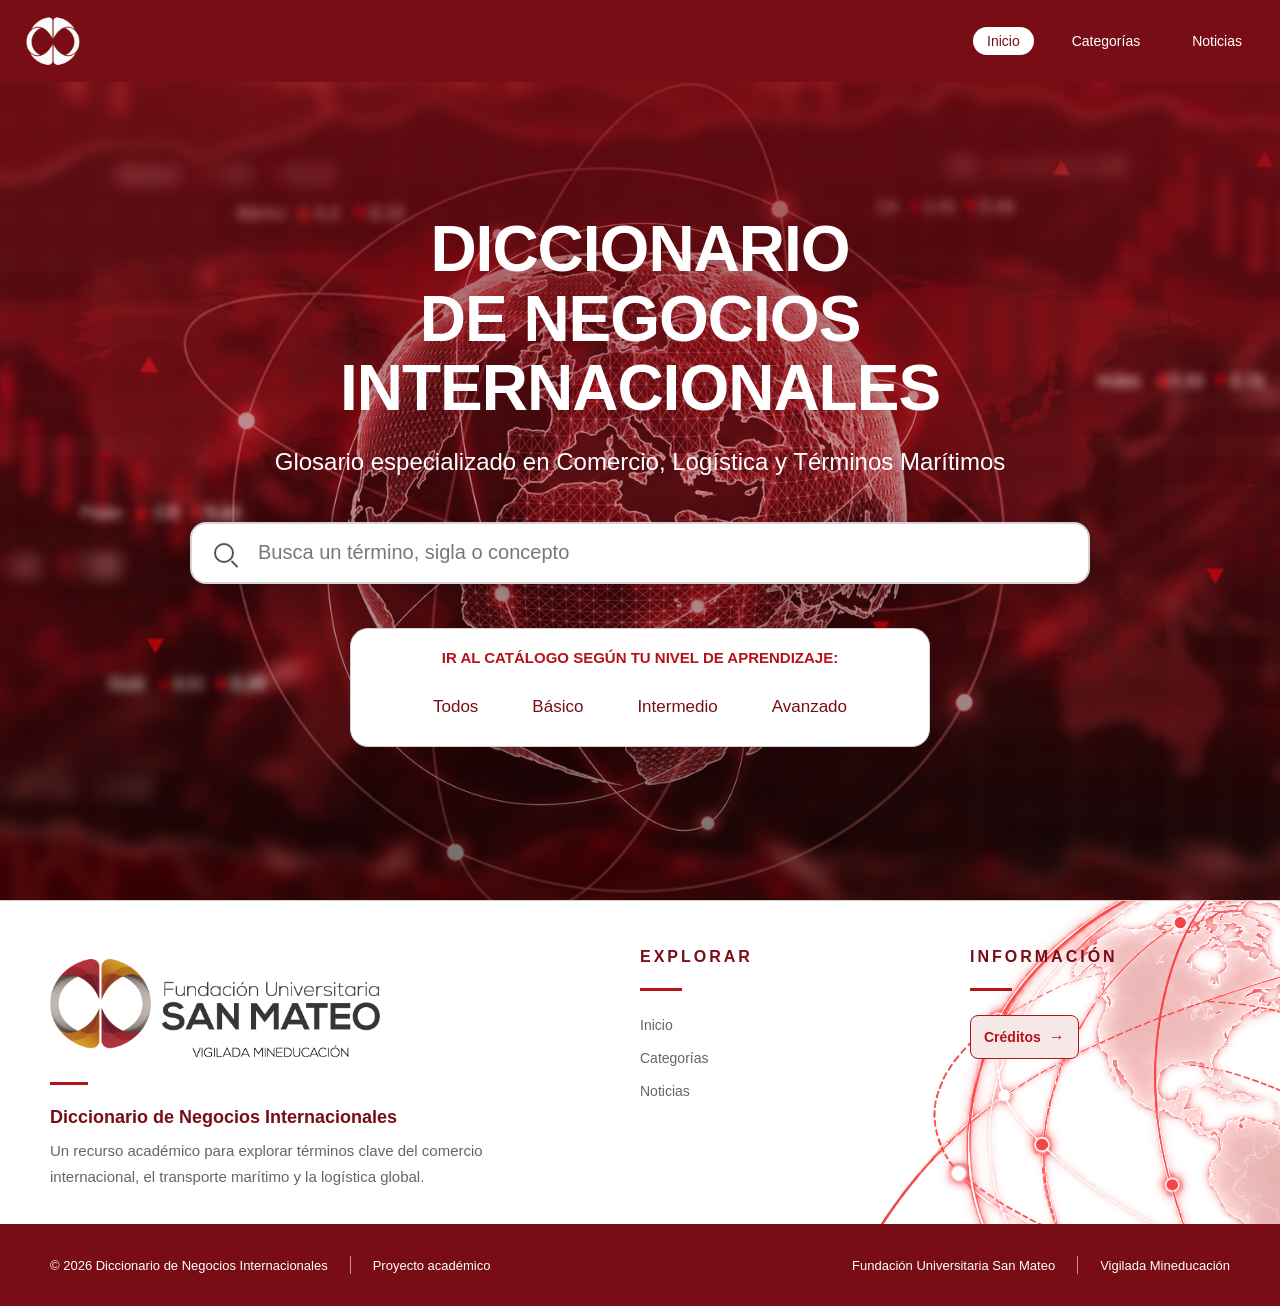
<file: index.html>
<!DOCTYPE html>
<html lang="es">

<head>

    <meta charset="UTF-8">

    <meta name="viewport" content="width=device-width, initial-scale=1.0">

    <title>
        Diccionario Marítimo & Logístico
    </title>


    <!-- =========================================
         ESTILOS
    ========================================== -->

    <link rel="stylesheet" href="css/reset.css">

    <link rel="stylesheet" href="css/variables.css">

    <link rel="stylesheet" href="css/global.css">

    <link rel="stylesheet" href="css/components.css">

    <link rel="stylesheet" href="css/pages.css">

</head>


<body>


    <!-- =========================================
         HEADER
    ========================================== -->

    <header class="site-header home-site-header">

        <div class="container header-container">


            <!-- LOGO -->

            <a href="index.html" class="logo" aria-label="Ir al inicio">
                <img src="assets/images/logo/isotipo-sanmateo-blanco.png" alt="San Mateo">
            </a>


            <!-- NAVEGACIÓN -->

            <nav class="main-nav">

                <ul>

                    <li>

                        <a href="index.html" class="active">
                            Inicio
                        </a>

                    </li>


                    <li>

                        <a href="pages/catalogo.html">
                            Categorías
                        </a>

                    </li>


                    <li>

                        <a href="pages/noticias.html">
                            Noticias
                        </a>

                    </li>

                </ul>

            </nav>

        </div>

    </header>



    <!-- =========================================
         HOME
    ========================================== -->

    <main class="home-page">


        <!-- =====================================
             HERO
        ====================================== -->

        <section class="home-hero">


            <!--
                FONDO DEL HERO

                Aquí podremos colocar posteriormente
                la imagen principal del Home.

                Ejemplo:

                background-image:
                url("../assets/images/general/fondo-home.jpg");

                Por ahora el CSS se encargará
                del fondo.
            -->


            <div class="home-hero__overlay"></div>


            <div class="home-hero__content">


                <!-- =================================
                     TÍTULO
                ================================== -->

                <h1>
                    Diccionario
                    <br>
                    de Negocios
                    <br>
                    Internacionales
                </h1>


                <!-- =================================
                     SUBTÍTULO
                ================================== -->

                <p class="home-hero__subtitle">

                    Glosario especializado en Comercio,
                    Logística y Términos Marítimos

                </p>



                <!-- =================================
                     BUSCADOR PRINCIPAL
                ================================== -->

                <div class="home-search">


                    <form class="home-search__form" id="homeSearchForm">


                        <div class="home-search__input-wrapper">


                            <!-- ICONO -->

                            <span class="home-search__icon" aria-hidden="true"></span>


                            <!-- INPUT -->

                            <input type="search" id="homeSearch" class="home-search__input"
                                placeholder="Busca un término, sigla o concepto" autocomplete="off"
                                aria-label="Buscar término, sigla o concepto">

                            <button type="button" id="homeSearchClear" class="home-search__clear"
                                aria-label="Limpiar búsqueda">
                                ×
                            </button>
                        </div>
                    </form>



                    <!-- =================================
                         RECOMENDACIONES
                    ================================== -->

                    <div class="home-search__suggestions" id="homeSearchSuggestions" hidden>

                        <!--
                            Las recomendaciones serán
                            generadas automáticamente
                            mediante JavaScript.

                            Ejemplo visual:

                            Almacenamiento
                            Storage                         Básico

                            Almacenes aduaneros
                            Customs warehouses               Básico

                            Terminal de almacenamiento
                            Storage Terminal (ST)      Intermedio
                        -->

                    </div>

                </div>



                <!-- =================================
                     SELECTOR DE NIVEL
                ================================== -->

                <div class="home-level-selector">


                    <p class="home-level-selector__title">

                        IR AL CATÁLOGO SEGÚN TU NIVEL
                        DE APRENDIZAJE:

                    </p>


                    <div class="home-level-selector__options">


                        <!-- TODOS -->

                        <a href="pages/catalogo.html?origen=inicio" class="home-level-option home-level-option--all"
                            data-level="all">

                            <span>
                                Todos
                            </span>

                            <span class="home-level-option__arrow">
                                →
                            </span>

                        </a>


                        <!-- BÁSICO -->

                        <a href="pages/catalogo.html?nivel=Básico&origen=inicio"
                            class="home-level-option home-level-option--basic" data-level="Básico">

                            <span>
                                Básico
                            </span>

                            <span class="home-level-option__arrow">
                                →
                            </span>

                        </a>


                        <!-- INTERMEDIO -->

                        <a href="pages/catalogo.html?nivel=Intermedio&origen=inicio"
                            class="home-level-option home-level-option--intermediate" data-level="Intermedio">

                            <span>
                                Intermedio
                            </span>

                            <span class="home-level-option__arrow">
                                →
                            </span>

                        </a>


                        <!-- AVANZADO -->

                        <a href="pages/catalogo.html?nivel=Avanzado&origen=inicio"
                            class="home-level-option home-level-option--advanced" data-level="Avanzado">

                            <span>
                                Avanzado
                            </span>

                            <span class="home-level-option__arrow">
                                →
                            </span>

                        </a>


                    </div>

                </div>


            </div>

        </section>


    </main>

    <!-- ==========================================
     FOOTER
========================================== -->

    <footer class="site-footer">

        <div class="site-footer__main">

            <!-- Decoración -->
            <div class="site-footer__globe" aria-hidden="true"></div>

            <div class="site-footer__container">

                <!-- ==================================
                 COLUMNA INSTITUCIONAL
            ================================== -->

                <div class="site-footer__brand">

                    <!-- ESPACIO PARA EL LOGO -->
                    <div class="site-footer__logo">
                        <img src="assets/images/logo/logo-sanmateo.png" alt="Fundación Universitaria San Mateo">
                    </div>

                    <div class="site-footer__separator"></div>

                    <h3>Diccionario de Negocios Internacionales</h3>

                    <p>
                        Un recurso académico para explorar términos clave
                        del comercio internacional, el transporte marítimo
                        y la logística global.
                    </p>

                </div>


                <!-- ==================================
                 EXPLORAR
            ================================== -->

                <nav class="site-footer__column" aria-label="Explorar">

                    <h4>EXPLORAR</h4>

                    <span class="site-footer__heading-line"></span>

                    <a href="index.html">
                        Inicio
                    </a>

                    <a href="pages/catalogo.html">
                        Categorías
                    </a>

                    <a href="pages/noticias.html">
                        Noticias
                    </a>

                </nav>


                <!-- ==================================
                 INFORMACIÓN
            ================================== -->

                <nav class="site-footer__column" aria-label="Información">

                    <h4>INFORMACIÓN</h4>

                    <span class="site-footer__heading-line"></span>

                    <!--
                    Este apartado se desarrollará después.
                -->

                    <a href="pages/creditos.html" class="site-footer__credits">
                        Créditos
                    </a>

                </nav>

            </div>

        </div>


        <!-- ==========================================
         BARRA INFERIOR
    ========================================== -->

        <div class="site-footer__bottom">

            <div class="site-footer__bottom-container">

                <div class="site-footer__bottom-left">

                    <span>
                        © 2026 Diccionario de Negocios Internacionales
                    </span>

                    <span class="site-footer__bottom-divider"></span>

                    <span>
                        Proyecto académico
                    </span>

                </div>


                <div class="site-footer__bottom-right">

                    <span>
                        Fundación Universitaria San Mateo
                    </span>

                    <span class="site-footer__bottom-divider"></span>

                    <span>
                        Vigilada Mineducación
                    </span>

                </div>

            </div>

        </div>

    </footer>



    <!-- =========================================
         JAVASCRIPT
    ========================================== -->

    <script src="js/data.js"></script>

    <script src="js/filters.js"></script>

    <script src="js/home.js"></script>


</body>

</html>
</file>
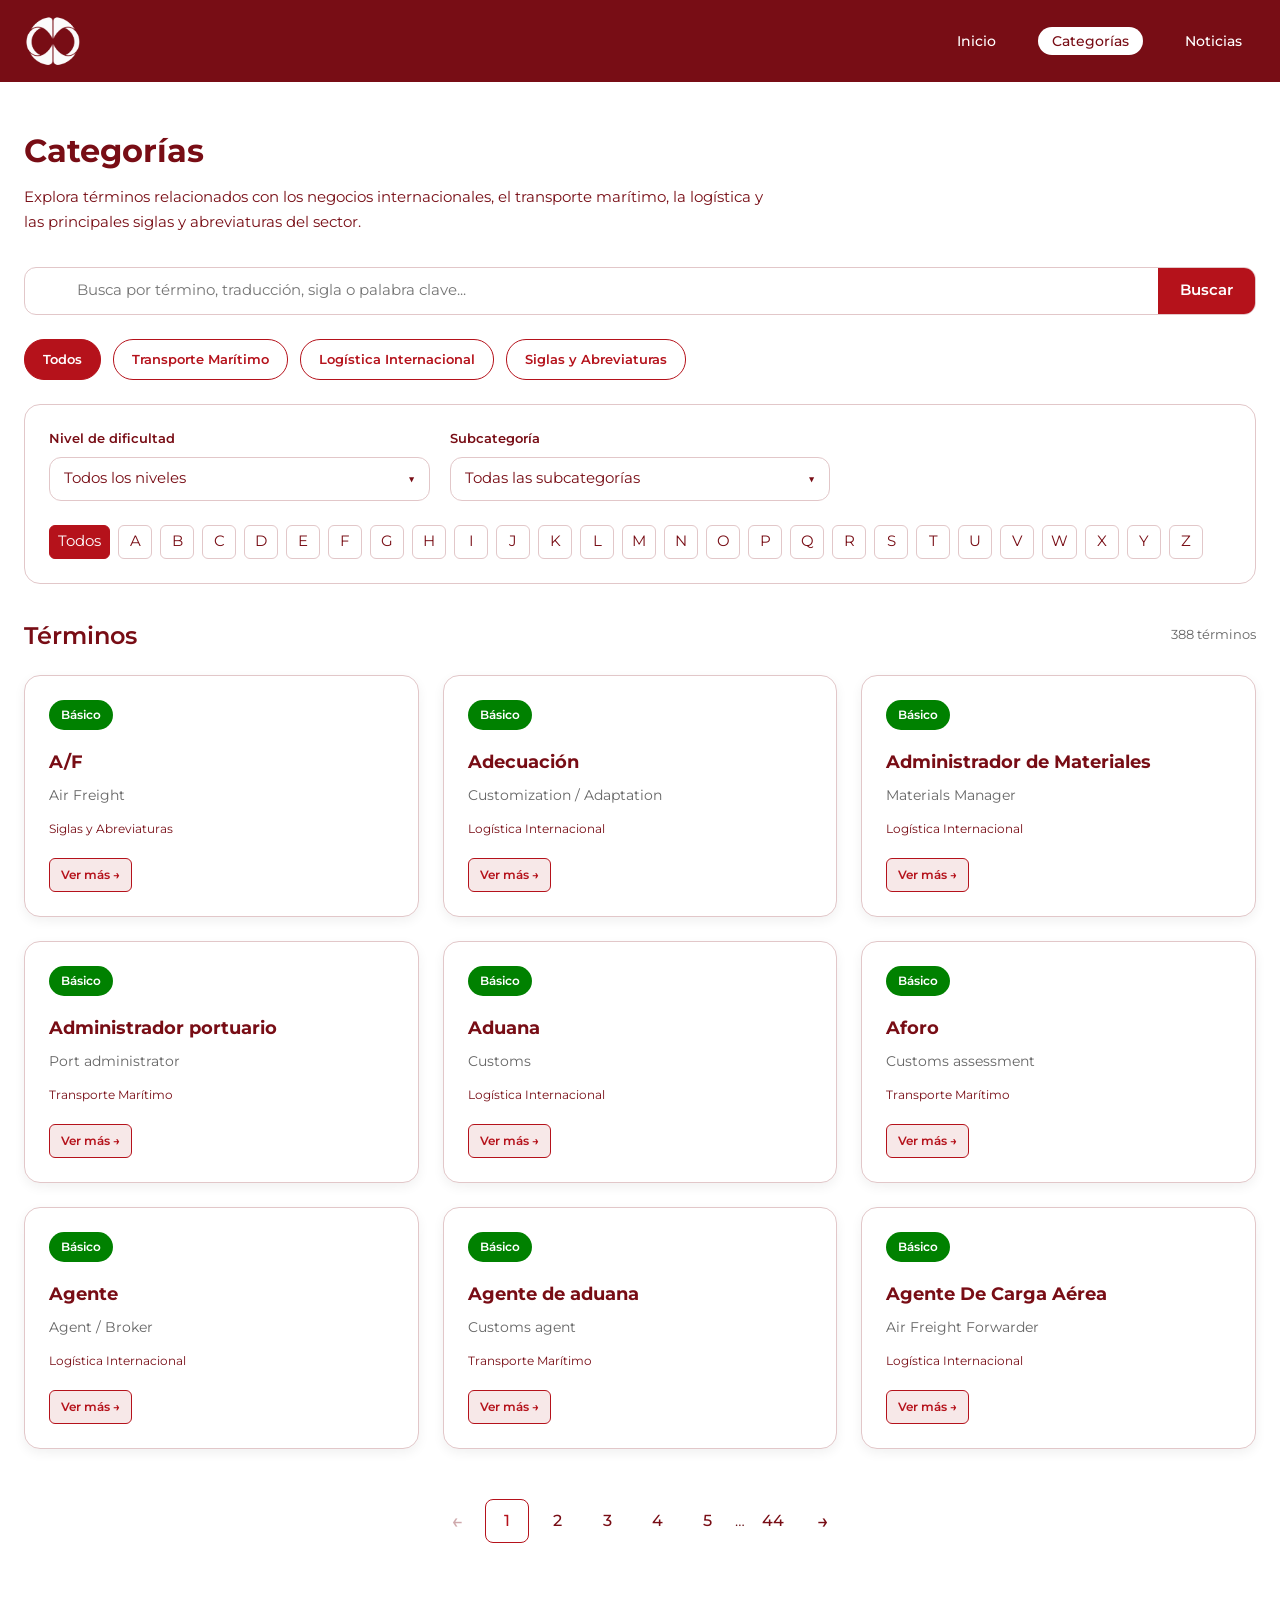
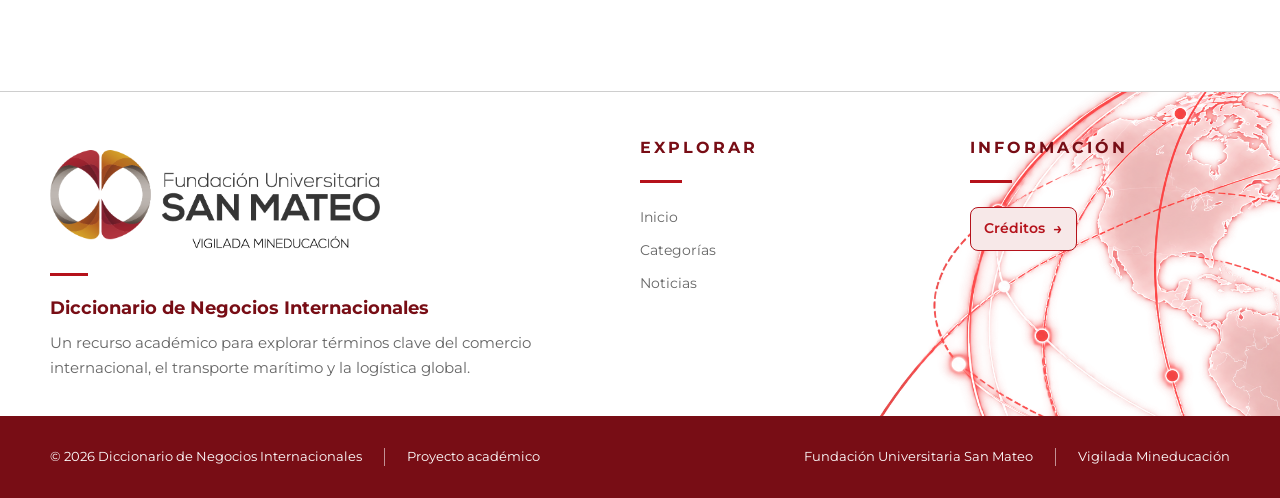
<file: catalogo.html>
<!DOCTYPE html>
<html lang="es">

<head>

    <meta charset="UTF-8">

    <meta name="viewport" content="width=device-width, initial-scale=1.0">

    <title>Catálogo | Diccionario de Negocios Internacionales</title>

    <!-- Montserrat -->
    <link href="https://fonts.googleapis.com/css2?family=Montserrat:wght@400;500;600;700;800&display=swap"
        rel="stylesheet">

    <!-- CSS -->
    <link rel="stylesheet" href="../css/variables.css">

    <link rel="stylesheet" href="../css/reset.css">

    <link rel="stylesheet" href="../css/global.css">

    <link rel="stylesheet" href="../css/components.css">

    <link rel="stylesheet" href="../css/pages.css">

</head>


<body>

    <!-- =========================
         HEADER
    ========================== -->

    <header class="site-header">

        <div class="container header-container">

            <a href="../index.html" class="logo" aria-label="Ir al inicio">
                <img src="../assets/images/logo/isotipo-sanmateo-blanco.png" alt="San Mateo">
            </a>

            <nav class="main-navigation">

                <ul>

                    <li>
                        <a href="../index.html">
                            Inicio
                        </a>
                    </li>

                    <li>
                        <a href="catalogo.html" class="active">
                            Categorías
                        </a>
                    </li>

                    <li>
                        <a href="noticias.html">
                            Noticias
                        </a>
                    </li>

                </ul>

            </nav>

        </div>

    </header>


    <!-- =========================
         CONTENIDO
    ========================== -->

    <main class="catalog-page">

        <div class="container">


            <!-- CABECERA -->

            <section class="catalog-header">

                <h1>
                    Categorías
                </h1>

                <p>
                    Explora términos relacionados con los
                    negocios internacionales, el transporte
                    marítimo, la logística y las principales
                    siglas y abreviaturas del sector.
                </p>

            </section>


            <!-- BUSCADOR -->

            <section class="catalog-search">

                <form class="search-box" id="catalogSearchForm">

                    <input type="search" id="catalogSearch"
                        placeholder="Busca por término, traducción, sigla o palabra clave..." autocomplete="off">

                    <button type="submit">
                        Buscar
                    </button>

                </form>

            </section>


            <!-- CATEGORÍAS -->

            <section class="category-selector">

                <button class="category-button active" data-category="all">
                    Todos
                </button>

                <button class="category-button" data-category="Transporte Marítimo">
                    Transporte Marítimo
                </button>

                <button class="category-button" data-category="Logística Internacional">
                    Logística Internacional
                </button>

                <button class="category-button" data-category="Siglas y Abreviaturas">
                    Siglas y Abreviaturas
                </button>

            </section>


            <!-- FILTROS -->

            <section class="filters-panel">

                <div class="filters-grid">


                    <div class="filter-group">

                        <label>
                            Nivel de dificultad
                        </label>

                        <div class="level-menu" id="levelMenu">

                            <!-- BOTÓN PRINCIPAL -->

                            <button type="button" class="level-trigger" id="levelTrigger">

                                <span id="levelSelected">
                                    Todos los niveles
                                </span>

                                <span class="level-arrow">
                                    ▼
                                </span>

                            </button>


                            <!-- MENÚ DESPLEGABLE -->

                            <div class="level-dropdown" id="levelDropdown">

                                <button type="button" class="level-option active" data-level="all">
                                    Todos los niveles
                                </button>

                                <button type="button" class="level-option" data-level="Básico">
                                    Básico
                                </button>

                                <button type="button" class="level-option" data-level="Intermedio">
                                    Intermedio
                                </button>

                                <button type="button" class="level-option" data-level="Avanzado">
                                    Avanzado
                                </button>

                            </div>

                        </div>

                    </div>

                    <div class="filter-group">

                        <label>Subcategoría</label>

                        <div class="subcategory-menu" id="subcategoryMenu">

                            <!-- Botón principal -->
                            <button type="button" class="subcategory-trigger" id="subcategoryTrigger">
                                <span id="subcategorySelected">
                                    Todas las subcategorías
                                </span>

                                <span class="subcategory-arrow">
                                    ▼
                                </span>
                            </button>


                            <!-- Menú desplegable -->
                            <div class="subcategory-dropdown" id="subcategoryDropdown">

                                <!-- COLUMNA DE CATEGORÍAS -->
                                <div class="subcategory-categories">

                                    <button type="button" class="subcategory-category"
                                        data-category="Transporte Marítimo">
                                        <span>
                                            Transporte Marítimo
                                        </span>

                                        <span>
                                            ›
                                        </span>
                                    </button>


                                    <button type="button" class="subcategory-category"
                                        data-category="Logística Internacional">
                                        <span>
                                            Logística Internacional
                                        </span>

                                        <span>
                                            ›
                                        </span>
                                    </button>


                                    <button type="button" class="subcategory-category"
                                        data-category="Siglas y Abreviaturas">
                                        <span>
                                            Siglas y Abreviaturas
                                        </span>

                                        <span>
                                            ›
                                        </span>
                                    </button>

                                </div>


                                <!-- COLUMNA DE SUBCATEGORÍAS -->
                                <div class="subcategory-options" id="subcategoryOptions">

                                    <div class="subcategory-placeholder">

                                        Selecciona una categoría

                                    </div>

                                </div>

                            </div>

                        </div>

                    </div>

                </div>


                <!-- A-Z -->

                <div class="alphabet-filter">

                    <button class="letter-button active" data-letter="all">
                        Todos
                    </button>

                    <button class="letter-button" data-letter="A">A</button>
                    <button class="letter-button" data-letter="B">B</button>
                    <button class="letter-button" data-letter="C">C</button>
                    <button class="letter-button" data-letter="D">D</button>
                    <button class="letter-button" data-letter="E">E</button>
                    <button class="letter-button" data-letter="F">F</button>
                    <button class="letter-button" data-letter="G">G</button>
                    <button class="letter-button" data-letter="H">H</button>
                    <button class="letter-button" data-letter="I">I</button>
                    <button class="letter-button" data-letter="J">J</button>
                    <button class="letter-button" data-letter="K">K</button>
                    <button class="letter-button" data-letter="L">L</button>
                    <button class="letter-button" data-letter="M">M</button>
                    <button class="letter-button" data-letter="N">N</button>
                    <button class="letter-button" data-letter="O">O</button>
                    <button class="letter-button" data-letter="P">P</button>
                    <button class="letter-button" data-letter="Q">Q</button>
                    <button class="letter-button" data-letter="R">R</button>
                    <button class="letter-button" data-letter="S">S</button>
                    <button class="letter-button" data-letter="T">T</button>
                    <button class="letter-button" data-letter="U">U</button>
                    <button class="letter-button" data-letter="V">V</button>
                    <button class="letter-button" data-letter="W">W</button>
                    <button class="letter-button" data-letter="X">X</button>
                    <button class="letter-button" data-letter="Y">Y</button>
                    <button class="letter-button" data-letter="Z">Z</button>

                </div>

            </section>


            <!-- RESULTADOS -->

            <section>

                <div class="results-header">

                    <h2>
                        Términos
                    </h2>

                    <span class="results-count" id="resultsCount">
                        Cargando...
                    </span>

                </div>


                <div class="term-grid" id="termGrid">

                    <!--
                        Los términos serán generados
                        automáticamente mediante JavaScript.
                    -->

                </div>


                <div class="pagination" id="pagination">
                </div>

            </section>

        </div>

    </main>




    <!-- ==========================================
     FOOTER
========================================== -->

    <footer class="site-footer">

        <div class="site-footer__main">

            <!-- Decoración -->
            <div class="site-footer__globe" aria-hidden="true"></div>

            <div class="site-footer__container">

                <!-- ==================================
                 COLUMNA INSTITUCIONAL
            ================================== -->

                <div class="site-footer__brand">

                    <!-- ESPACIO PARA EL LOGO -->
                    <div class="site-footer__logo">
                        <img src="../assets/images/logo/logo-sanmateo.png" alt="Fundación Universitaria San Mateo">
                    </div>

                    <div class="site-footer__separator"></div>

                    <h3>Diccionario de Negocios Internacionales</h3>

                    <p>
                        Un recurso académico para explorar términos clave
                        del comercio internacional, el transporte marítimo
                        y la logística global.
                    </p>

                </div>


                <!-- ==================================
                 EXPLORAR
            ================================== -->

                <nav class="site-footer__column" aria-label="Explorar">

                    <h4>EXPLORAR</h4>

                    <span class="site-footer__heading-line"></span>

                    <a href="../index.html">Inicio</a>

                    <a href="catalogo.html">Categorías</a>

                    <a href="noticias.html">Noticias</a>

                </nav>


                <!-- ==================================
                 INFORMACIÓN
            ================================== -->

                <nav class="site-footer__column" aria-label="Información">

                    <h4>INFORMACIÓN</h4>

                    <span class="site-footer__heading-line"></span>

                    <!--
                    Este apartado se desarrollará después.
                -->

                    <a href="#" class="site-footer__credits">
                        Créditos
                    </a>

                </nav>

            </div>

        </div>


        <!-- ==========================================
         BARRA INFERIOR
    ========================================== -->

        <div class="site-footer__bottom">

            <div class="site-footer__bottom-container">

                <div class="site-footer__bottom-left">

                    <span>
                        © 2026 Diccionario de Negocios Internacionales
                    </span>

                    <span class="site-footer__bottom-divider"></span>

                    <span>
                        Proyecto académico
                    </span>

                </div>


                <div class="site-footer__bottom-right">

                    <span>
                        Fundación Universitaria San Mateo
                    </span>

                    <span class="site-footer__bottom-divider"></span>

                    <span>
                        Vigilada Mineducación
                    </span>

                </div>

            </div>

        </div>

    </footer>


    <!-- =========================
         JAVASCRIPT
    ========================== -->

    <script src="../js/data.js"></script>

    <script src="../js/filters.js"></script>

    <script src="../js/modal.js"></script>

    <script src="../js/app.js"></script>

</body>

</html>
</file>
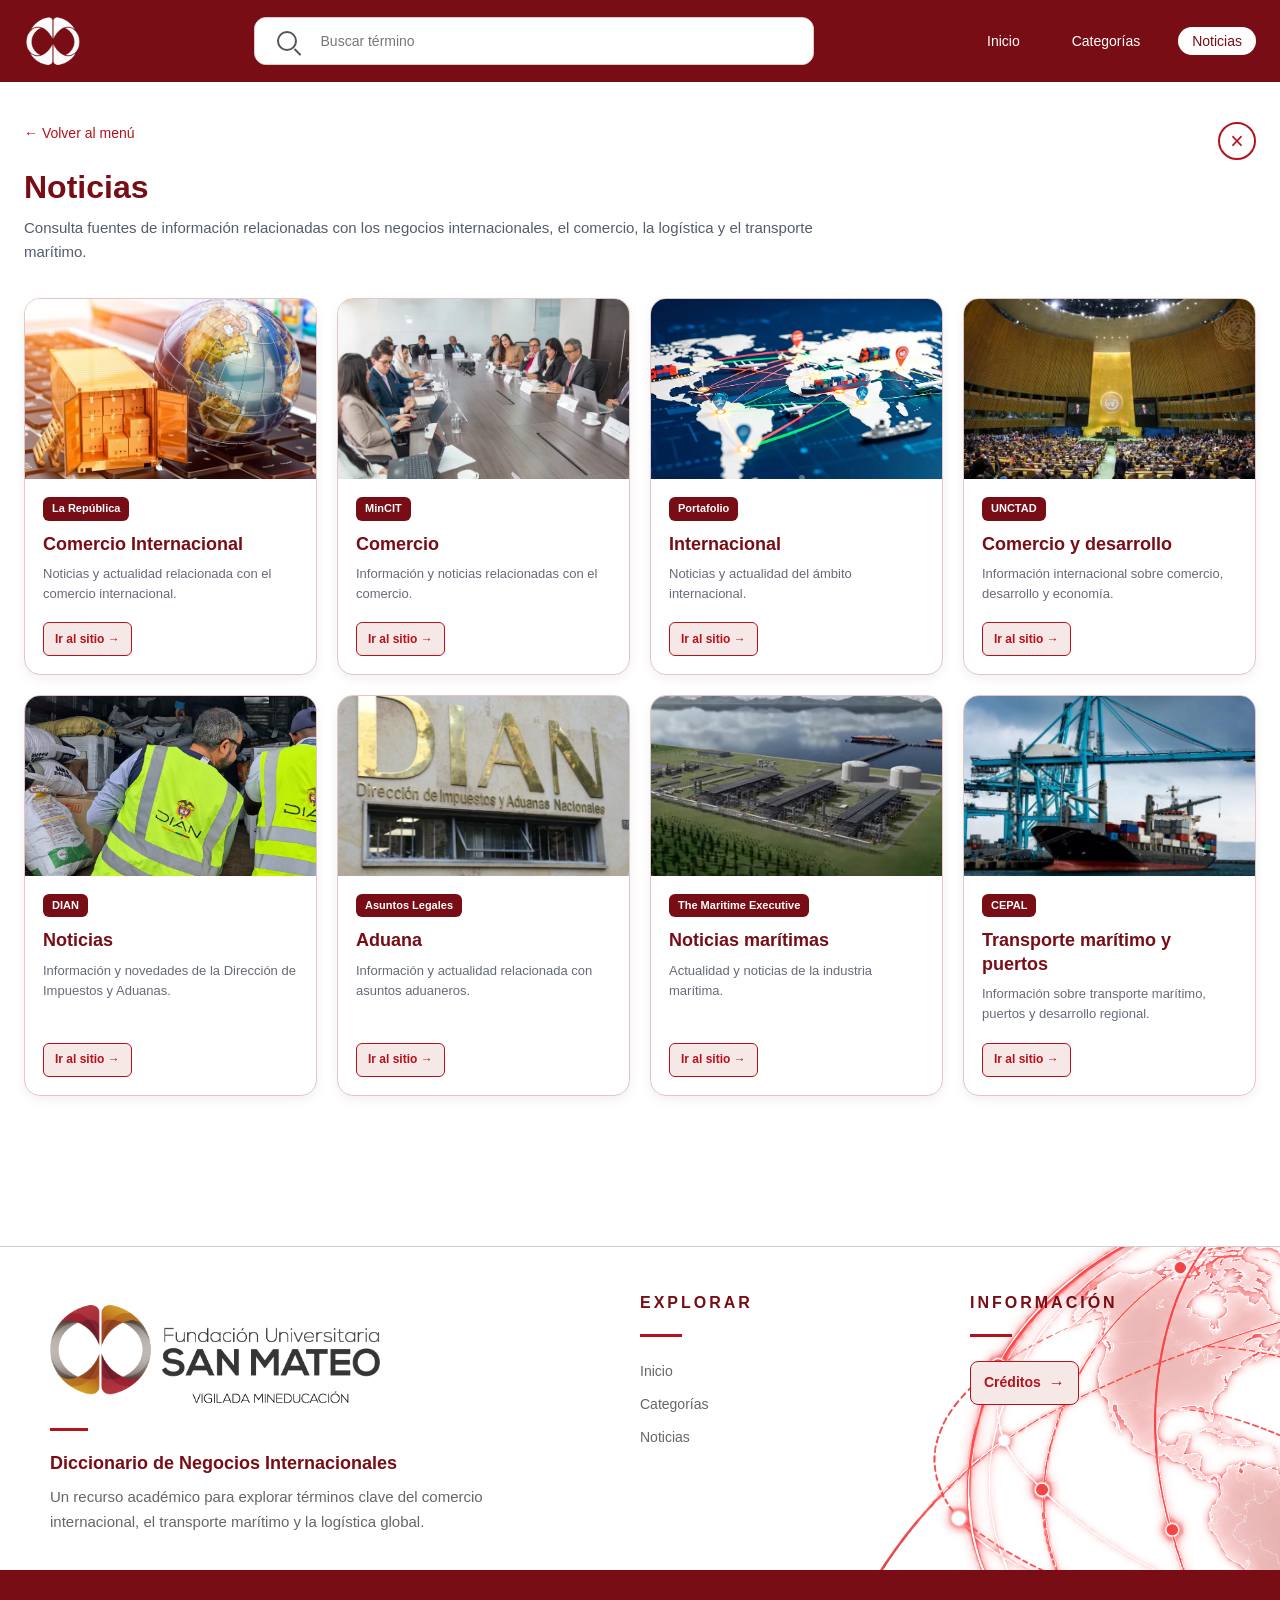
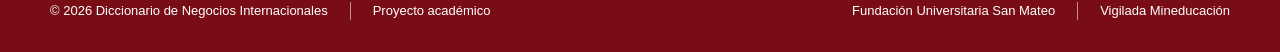
<file: noticias.html>
<!DOCTYPE html>
<html lang="es">

<head>

    <meta charset="UTF-8">

    <meta name="viewport" content="width=device-width, initial-scale=1.0">

    <title>
        Noticias | Diccionario Marítimo & Logístico
    </title>


    <!-- ======================================
         ESTILOS
         ====================================== -->

    <link rel="stylesheet" href="../css/reset.css">

    <link rel="stylesheet" href="../css/variables.css">

    <link rel="stylesheet" href="../css/global.css">

    <link rel="stylesheet" href="../css/components.css">

    <link rel="stylesheet" href="../css/pages.css">

</head>


<body>


    <!-- ======================================
     HEADER
     ====================================== -->

    <header class="site-header news-site-header">

        <div class="container header-container">

            <!-- LOGO -->
            <a href="../index.html" class="logo" aria-label="Ir al inicio">
                <img src="../assets/images/logo/isotipo-sanmateo-blanco.png" alt="San Mateo">
            </a>


            <!-- BUSCADOR DE TÉRMINOS -->
            <div class="news-header-search">

                <form class="search-box" id="newsSearchForm">

                    <div class="news-search__input-wrapper">

                        <span class="news-search__icon" aria-hidden="true"></span>

                        <input type="search" id="newsSearch" placeholder="Buscar término" autocomplete="off"
                            aria-label="Buscar término">

                        <button type="button" id="newsSearchClear" class="news-search__clear"
                            aria-label="Limpiar búsqueda">
                            ×
                        </button>

                    </div>

                </form>

                <div id="newsSearchSuggestions" class="news-search-suggestions" aria-hidden="true"></div>

            </div>


            <!-- NAVEGACIÓN -->
            <nav class="main-nav">

                <ul>

                    <li>
                        <a href="../index.html">
                            Inicio
                        </a>
                    </li>

                    <li>
                        <a href="catalogo.html">
                            Categorías
                        </a>
                    </li>

                    <li>
                        <a href="noticias.html" class="active">
                            Noticias
                        </a>
                    </li>

                </ul>

            </nav>

        </div>

    </header>



    <!-- ======================================
         CONTENIDO PRINCIPAL
         ====================================== -->

    <main class="news-page">

        <div class="container">


            <!-- ==================================
                 ENCABEZADO DE NOTICIAS
                 ================================== -->

            <section class="news-header">


                <!-- VOLVER -->

                <a href="../index.html" class="news-back">
                    ← Volver al menú
                </a>


                <!-- CERRAR -->

                <a href="../index.html" class="news-close" aria-label="Cerrar">
                    ×
                </a>


                <!-- TÍTULO -->

                <h1>
                    Noticias
                </h1>


                <p>
                    Consulta fuentes de información
                    relacionadas con los negocios
                    internacionales, el comercio,
                    la logística y el transporte marítimo.
                </p>

            </section>



            <!-- ======================================
                 TARJETAS DE NOTICIAS
                 ====================================== -->

            <section class="news-grid">


                <!-- ==================================
                     1. LA REPÚBLICA
                     ================================== -->

                <article class="news-card">


                    <!-- ESPACIO PARA IMAGEN -->

                    <div class="news-card__image">

                        <img src="../assets/images/noticias/la-republica.jpg"
                            alt="La República - Comercio Internacional">

                    </div>


                    <!-- CONTENIDO -->

                    <div class="news-card__content">

                        <span class="news-card__source">
                            La República
                        </span>


                        <h2>
                            Comercio Internacional
                        </h2>


                        <p>
                            Noticias y actualidad relacionada
                            con el comercio internacional.
                        </p>


                        <a href="https://www.larepublica.co/comercio-internacional" target="_blank"
                            rel="noopener noreferrer" class="news-card__link">
                            Ir al sitio →
                        </a>

                    </div>

                </article>



                <!-- ==================================
                     2. MINCIT
                     ================================== -->

                <article class="news-card">


                    <!-- ESPACIO PARA IMAGEN -->

                    <div class="news-card__image">
                        <img src="../assets/images/noticias/mincit.webp" alt="MinCIT - Comercio">
                    </div>


                    <div class="news-card__content">

                        <span class="news-card__source">
                            MinCIT
                        </span>


                        <h2>
                            Comercio
                        </h2>


                        <p>
                            Información y noticias
                            relacionadas con el comercio.
                        </p>


                        <a href="https://www.mincit.gov.co/prensa/noticias/comercio" target="_blank"
                            rel="noopener noreferrer" class="news-card__link">
                            Ir al sitio →
                        </a>

                    </div>

                </article>



                <!-- ==================================
                     3. PORTAFOLIO
                     ================================== -->

                <article class="news-card">


                    <!-- ESPACIO PARA IMAGEN -->

                    <div class="news-card__image">
                        <img src="../assets/images/noticias/portafolio.webp" alt="Portafolio - Internacional">
                    </div>


                    <div class="news-card__content">

                        <span class="news-card__source">
                            Portafolio
                        </span>


                        <h2>
                            Internacional
                        </h2>


                        <p>
                            Noticias y actualidad
                            del ámbito internacional.
                        </p>


                        <a href="https://www.portafolio.co/internacional" target="_blank" rel="noopener noreferrer"
                            class="news-card__link">
                            Ir al sitio →
                        </a>

                    </div>

                </article>



                <!-- ==================================
                     4. UNCTAD
                     ================================== -->

                <article class="news-card">


                    <!-- ESPACIO PARA IMAGEN -->

                    <div class="news-card__image">
                        <img src="../assets/images/noticias/unctad.jpg" alt="UNCTAD">
                    </div>


                    <div class="news-card__content">

                        <span class="news-card__source">
                            UNCTAD
                        </span>


                        <h2>
                            Comercio y desarrollo
                        </h2>


                        <p>
                            Información internacional sobre
                            comercio, desarrollo y economía.
                        </p>


                        <a href="https://unctad.org/es" target="_blank" rel="noopener noreferrer"
                            class="news-card__link">
                            Ir al sitio →
                        </a>

                    </div>

                </article>



                <!-- ==================================
                     5. DIAN
                     ================================== -->

                <article class="news-card">


                    <!-- ESPACIO PARA IMAGEN -->

                    <div class="news-card__image">
                        <img src="../assets/images/noticias/dian.jpg" alt="DIAN - Noticias">
                    </div>


                    <div class="news-card__content">

                        <span class="news-card__source">
                            DIAN
                        </span>


                        <h2>
                            Noticias
                        </h2>


                        <p>
                            Información y novedades de la
                            Dirección de Impuestos y Aduanas.
                        </p>


                        <a href="https://www.dian.gov.co/Prensa/Paginas/Noticias.aspx" target="_blank"
                            rel="noopener noreferrer" class="news-card__link">
                            Ir al sitio →
                        </a>

                    </div>

                </article>



                <!-- ==================================
                     6. ASUNTOS LEGALES
                     ================================== -->

                <article class="news-card">


                    <!-- ESPACIO PARA IMAGEN -->

                    <div class="news-card__image">
                        <img src="../assets/images/noticias/asuntos-legales.webp" alt="Asuntos Legales - Aduana">
                    </div>


                    <div class="news-card__content">

                        <span class="news-card__source">
                            Asuntos Legales
                        </span>


                        <h2>
                            Aduana
                        </h2>


                        <p>
                            Información y actualidad
                            relacionada con asuntos aduaneros.
                        </p>


                        <a href="https://www.asuntoslegales.com.co/aduana" target="_blank" rel="noopener noreferrer"
                            class="news-card__link">
                            Ir al sitio →
                        </a>

                    </div>

                </article>



                <!-- ==================================
                     7. THE MARITIME EXECUTIVE
                     ================================== -->

                <article class="news-card">


                    <!-- ESPACIO PARA IMAGEN -->

                    <div class="news-card__image">
                        <img src="../assets/images/noticias/maritime-executive.avif" alt="The Maritime Executive">
                    </div>


                    <div class="news-card__content">

                        <span class="news-card__source">
                            The Maritime Executive
                        </span>


                        <h2>
                            Noticias marítimas
                        </h2>


                        <p>
                            Actualidad y noticias
                            de la industria marítima.
                        </p>


                        <a href="https://maritime-executive.com/" target="_blank" rel="noopener noreferrer"
                            class="news-card__link">
                            Ir al sitio →
                        </a>

                    </div>

                </article>



                <!-- ==================================
                     8. CEPAL
                     ================================== -->

                <article class="news-card">


                    <!-- ESPACIO PARA IMAGEN -->

                    <div class="news-card__image">
                        <img src="../assets/images/noticias/cepal.jpg" alt="CEPAL - Transporte marítimo y puertos">
                    </div>


                    <div class="news-card__content">

                        <span class="news-card__source">
                            CEPAL
                        </span>


                        <h2>
                            Transporte marítimo y puertos
                        </h2>


                        <p>
                            Información sobre transporte
                            marítimo, puertos y desarrollo regional.
                        </p>


                        <a href="https://www.cepal.org/es/temas/transporte-maritimo-puertos" target="_blank"
                            rel="noopener noreferrer" class="news-card__link">
                            Ir al sitio →
                        </a>

                    </div>

                </article>


            </section>

        </div>

    </main>



    <!-- ======================================
         FOOTER
         ====================================== -->

    <!-- ==========================================
     FOOTER
========================================== -->

    <footer class="site-footer">

        <div class="site-footer__main">

            <!-- Decoración -->
            <div class="site-footer__globe" aria-hidden="true"></div>

            <div class="site-footer__container">

                <!-- ==================================
                 COLUMNA INSTITUCIONAL
            ================================== -->

                <div class="site-footer__brand">

                    <!-- ESPACIO PARA EL LOGO -->
                    <div class="site-footer__logo">
                        <img src="../assets/images/logo/logo-sanmateo.png" alt="Fundación Universitaria San Mateo">
                    </div>

                    <div class="site-footer__separator"></div>

                    <h3>Diccionario de Negocios Internacionales</h3>

                    <p>
                        Un recurso académico para explorar términos clave
                        del comercio internacional, el transporte marítimo
                        y la logística global.
                    </p>

                </div>


                <!-- ==================================
                 EXPLORAR
            ================================== -->

                <nav class="site-footer__column" aria-label="Explorar">

                    <h4>EXPLORAR</h4>

                    <span class="site-footer__heading-line"></span>

                    <a href="../index.html">Inicio</a>

                    <a href="catalogo.html">Categorías</a>

                    <a href="noticias.html">Noticias</a>

                </nav>


                <!-- ==================================
                 INFORMACIÓN
            ================================== -->

                <nav class="site-footer__column" aria-label="Información">

                    <h4>INFORMACIÓN</h4>

                    <span class="site-footer__heading-line"></span>

                    <!--
                    Este apartado se desarrollará después.
                -->

                    <a href="#" class="site-footer__credits">
                        Créditos
                    </a>

                </nav>

            </div>

        </div>


        <!-- ==========================================
         BARRA INFERIOR
    ========================================== -->

        <div class="site-footer__bottom">

            <div class="site-footer__bottom-container">

                <div class="site-footer__bottom-left">

                    <span>
                        © 2026 Diccionario de Negocios Internacionales
                    </span>

                    <span class="site-footer__bottom-divider"></span>

                    <span>
                        Proyecto académico
                    </span>

                </div>


                <div class="site-footer__bottom-right">

                    <span>
                        Fundación Universitaria San Mateo
                    </span>

                    <span class="site-footer__bottom-divider"></span>

                    <span>
                        Vigilada Mineducación
                    </span>

                </div>

            </div>

        </div>

    </footer>

    <!-- ======================================
         JAVASCRIPT
         ====================================== -->

    <script src="../js/data.js"></script>

    <script src="../js/filters.js"></script>

    <script src="../js/noticias.js"></script>


</body>

</html>
</file>
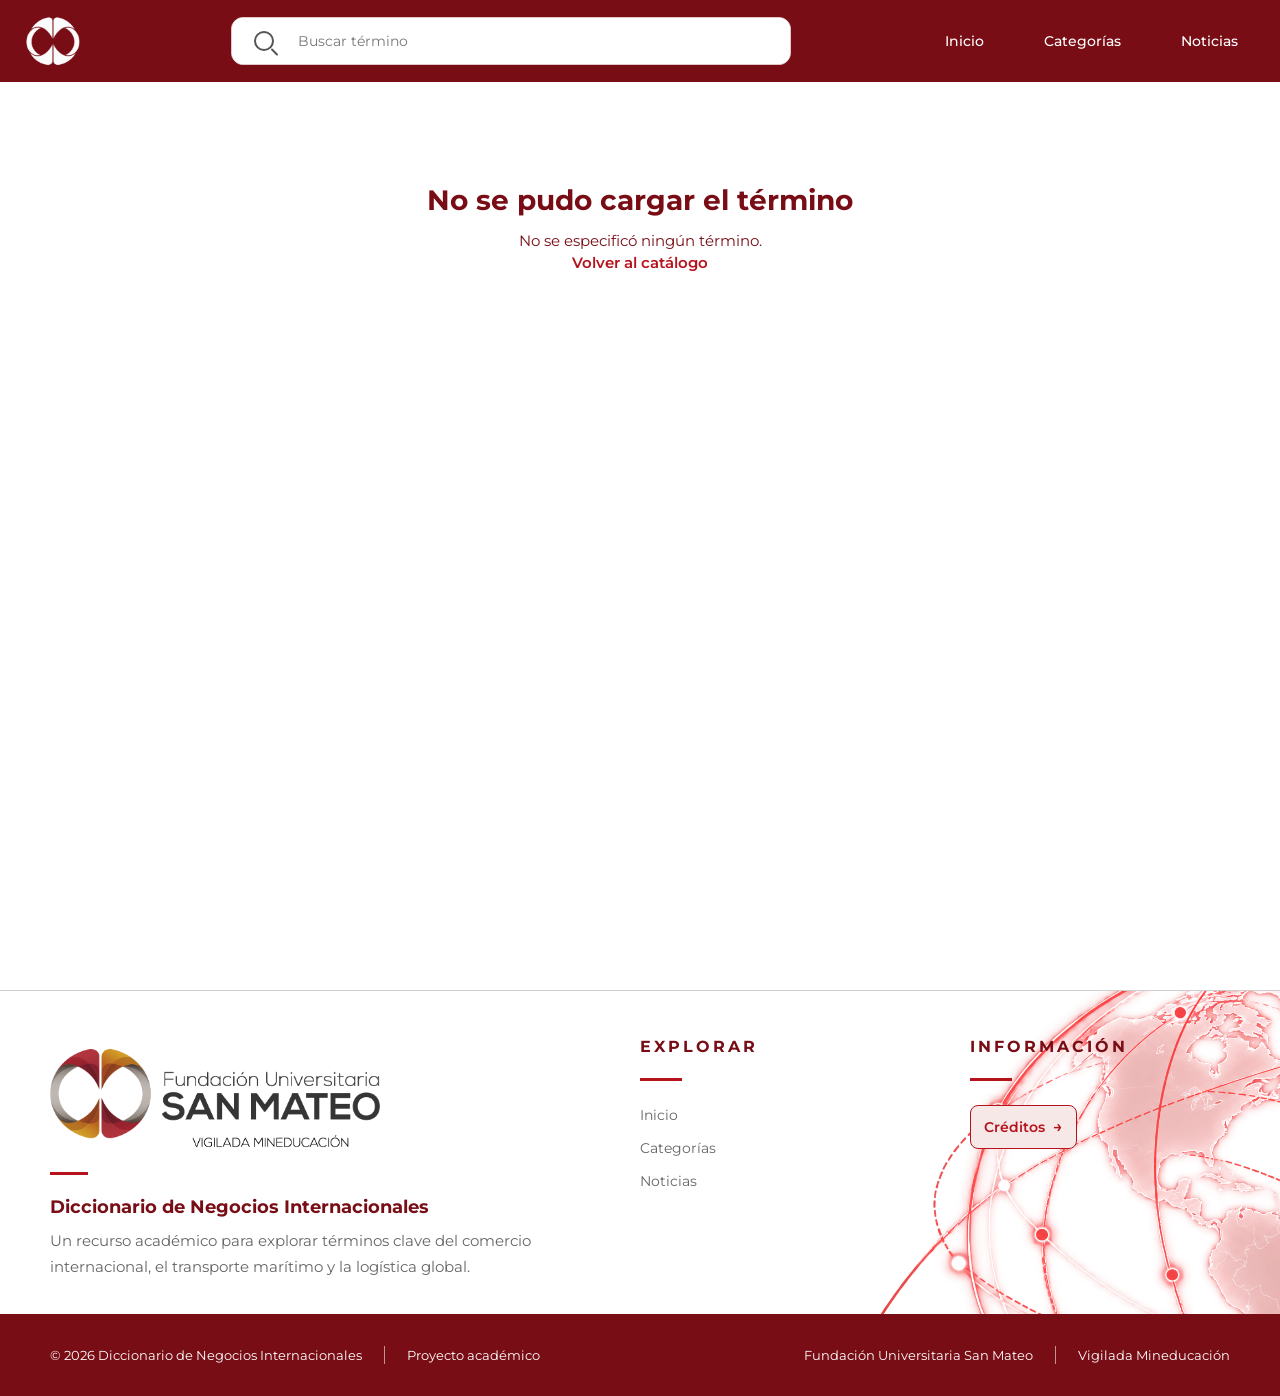
<file: termino.html>
<!DOCTYPE html>
<html lang="es">

<head>

    <meta charset="UTF-8">

    <meta name="viewport" content="width=device-width, initial-scale=1.0">

    <title>
        Término | Diccionario de Negocios Internacionales
    </title>


    <!-- ==========================================
         TIPOGRAFÍA
         ========================================== -->

    <link href="https://fonts.googleapis.com/css2?family=Montserrat:wght@400;500;600;700;800&display=swap"
        rel="stylesheet">


    <!-- ==========================================
         ESTILOS GENERALES
         ========================================== -->

    <link rel="stylesheet" href="../css/variables.css">

    <link rel="stylesheet" href="../css/reset.css">

    <link rel="stylesheet" href="../css/global.css">

    <link rel="stylesheet" href="../css/components.css">

    <link rel="stylesheet" href="../css/pages.css">

    <!-- Estilos específicos de la ficha -->

    <link rel="stylesheet" href="../css/termino.css">

</head>


<body>


    <!-- ==========================================
         HEADER
         ========================================== -->

    <header class="site-header term-site-header">

        <div class="container header-container">


            <!-- LOGO -->

            <a href="../index.html" class="logo" aria-label="Ir al inicio">
                <img src="../assets/images/logo/isotipo-sanmateo-blanco.png" alt="San Mateo">
            </a>


            <!-- BUSCADOR -->

            <!-- BUSCADOR -->

            <div class="term-header-search">

                <form class="search-box" id="headerSearchForm">

                    <div class="term-search__input-wrapper">

                        <span class="term-search__icon" aria-hidden="true"></span>

                        <input type="search" id="headerSearch" placeholder="Buscar término" autocomplete="off"
                            aria-label="Buscar término">

                        <button type="button" id="headerSearchClear" class="term-search__clear"
                            aria-label="Limpiar búsqueda">
                            ×
                        </button>

                    </div>

                </form>


                <!-- RECOMENDACIONES -->

                <div id="headerSearchSuggestions" class="header-search-suggestions" aria-hidden="true"></div>

            </div>


            <!-- NAVEGACIÓN -->

            <nav class="main-nav">

                <ul>

                    <li>
                        <a href="../index.html">
                            Inicio
                        </a>
                    </li>

                    <li>
                        <a href="catalogo.html">
                            Categorías
                        </a>
                    </li>

                    <li>
                        <a href="noticias.html">
                            Noticias
                        </a>
                    </li>

                </ul>

            </nav>

        </div>

    </header>


    <!-- ==========================================
         CONTENIDO DEL TÉRMINO
         ========================================== -->

    <main class="term-detail-page">

        <div class="container" id="termDetail">

            <!-- El contenido será generado
                 automáticamente por JavaScript -->

            <div class="term-loading">

                Cargando término...

            </div>

        </div>

    </main>


    <!-- ==========================================
         FOOTER
         ========================================== -->

    <footer class="site-footer">

        <div class="site-footer__main">

            <div class="site-footer__globe" aria-hidden="true"></div>

            <div class="site-footer__container">

                <!-- MARCA / LOGO -->

                <div class="site-footer__brand">

                    <div class="site-footer__logo">

                        <img src="../assets/images/logo/logo-sanmateo.png" alt="Fundación Universitaria San Mateo">

                    </div>

                    <div class="site-footer__separator"></div>

                    <h3>
                        Diccionario de Negocios Internacionales
                    </h3>

                    <p>
                        Un recurso académico para explorar términos clave
                        del comercio internacional, el transporte marítimo
                        y la logística global.
                    </p>

                </div>


                <!-- EXPLORAR -->

                <nav class="site-footer__column" aria-label="Explorar">

                    <h4>
                        EXPLORAR
                    </h4>

                    <span class="site-footer__heading-line"></span>

                    <a href="../index.html">
                        Inicio
                    </a>

                    <a href="catalogo.html">
                        Categorías
                    </a>

                    <a href="noticias.html">
                        Noticias
                    </a>

                </nav>


                <!-- INFORMACIÓN -->

                <nav class="site-footer__column" aria-label="Información">

                    <h4>
                        INFORMACIÓN
                    </h4>

                    <span class="site-footer__heading-line"></span>

                    <a href="#" class="site-footer__credits">
                        Créditos
                    </a>

                </nav>

            </div>

        </div>


        <!-- BARRA INFERIOR -->

        <div class="site-footer__bottom">

            <div class="site-footer__bottom-container">

                <div class="site-footer__bottom-left">

                    <span>
                        © 2026 Diccionario de Negocios Internacionales
                    </span>

                    <span class="site-footer__bottom-divider"></span>

                    <span>
                        Proyecto académico
                    </span>

                </div>


                <div class="site-footer__bottom-right">

                    <span>
                        Fundación Universitaria San Mateo
                    </span>

                    <span class="site-footer__bottom-divider"></span>

                    <span>
                        Vigilada Mineducación
                    </span>

                </div>

            </div>

        </div>

    </footer>


    <!-- ==========================================
         JAVASCRIPT
         ========================================== -->

    <script src="../js/data.js"></script>

    <script src="../js/filters.js"></script>

    <script src="../js/modal.js"></script>

    <script src="../js/termino.js"></script>


</body>

</html>
</file>
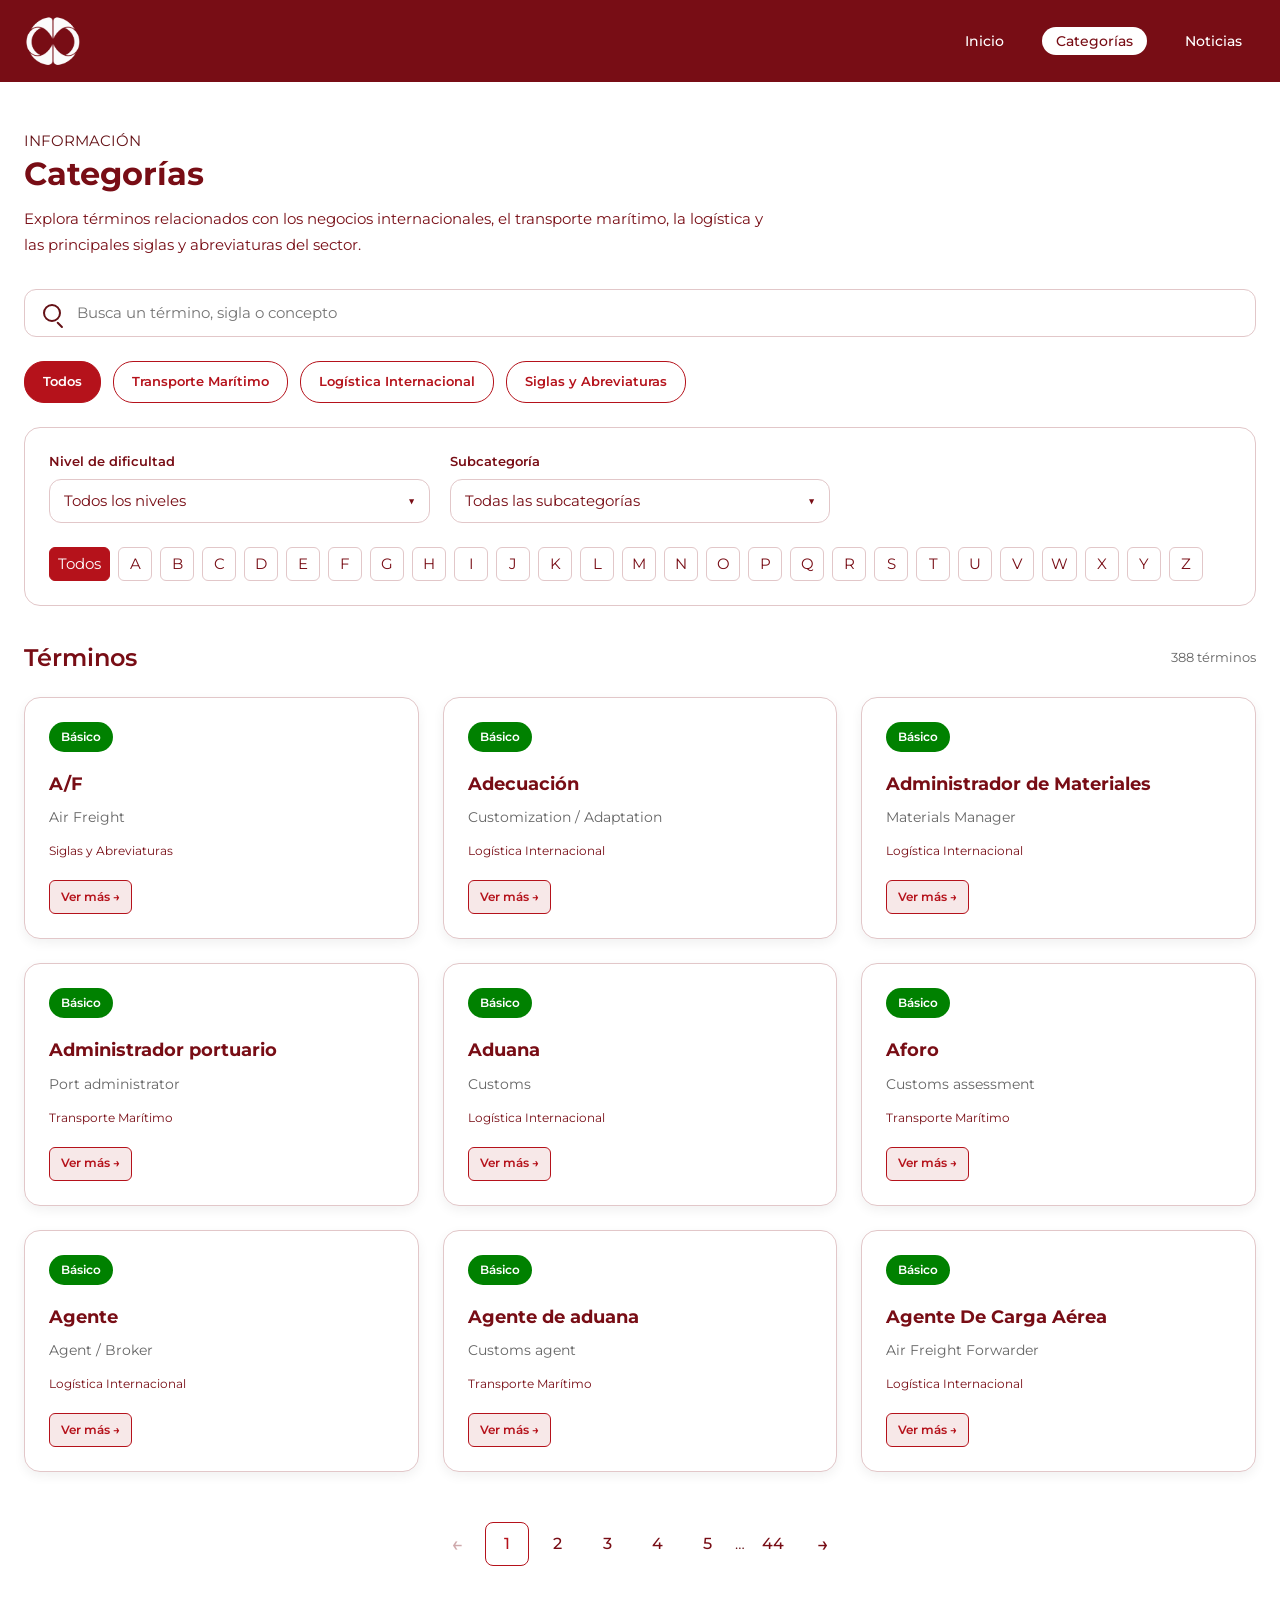
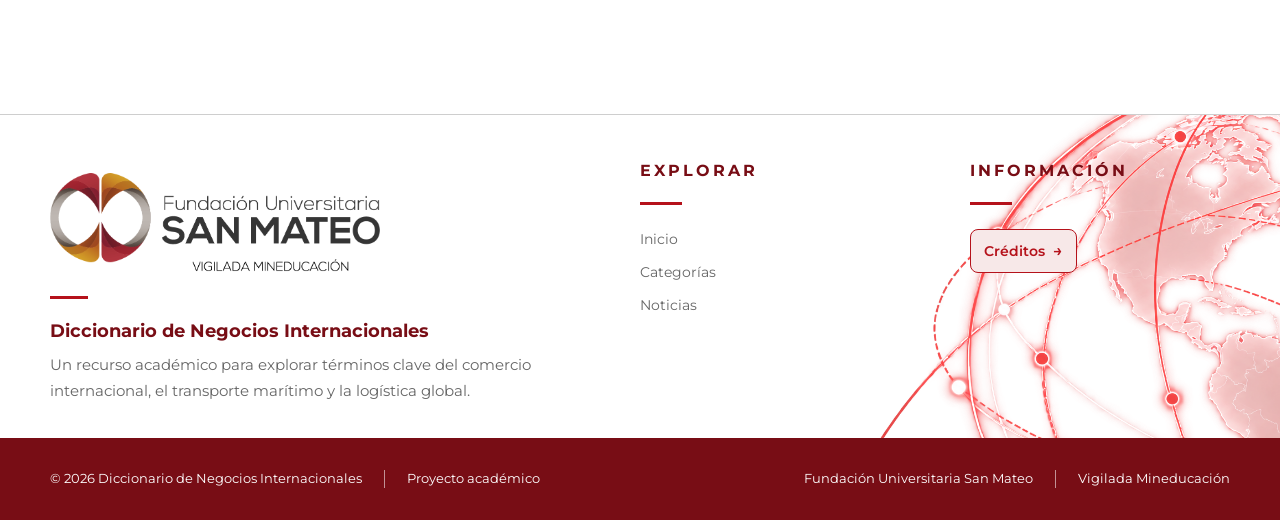
<file: pages/catalogo.html>
<!DOCTYPE html>
<html lang="es">

<head>

    <meta charset="UTF-8">

    <meta name="viewport" content="width=device-width, initial-scale=1.0">

    <title>Catálogo | Diccionario de Negocios Internacionales</title>

    <!-- Montserrat -->
    <link href="https://fonts.googleapis.com/css2?family=Montserrat:wght@400;500;600;700;800&display=swap"
        rel="stylesheet">

    <!-- CSS -->
    <link rel="stylesheet" href="../css/variables.css">

    <link rel="stylesheet" href="../css/reset.css">

    <link rel="stylesheet" href="../css/global.css">

    <link rel="stylesheet" href="../css/components.css">

    <link rel="stylesheet" href="../css/pages.css">

</head>


<body>

    <!-- =========================
         HEADER
    ========================== -->

    <header class="site-header">

        <div class="container header-container">

            <a href="../index.html" class="logo" aria-label="Ir al inicio">
                <img src="../assets/images/logo/isotipo-sanmateo-blanco.png" alt="San Mateo">
            </a>

            <nav class="main-nav">

                <ul>

                    <li>
                        <a href="../index.html">
                            Inicio
                        </a>
                    </li>

                    <li>
                        <a href="catalogo.html" class="active">
                            Categorías
                        </a>
                    </li>

                    <li>
                        <a href="noticias.html">
                            Noticias
                        </a>
                    </li>

                </ul>

            </nav>

        </div>

    </header>


    <!-- =========================
         CONTENIDO
    ========================== -->

    <main class="catalog-page">

        <div class="container">


            <!-- CABECERA -->

            <section class="catalog-header">

                <span class="page-eyebrow">
                    INFORMACIÓN
                </span>

                <h1>
                    Categorías
                </h1>

                <span class="page-header__line"></span>

                <p>
                    Explora términos relacionados con los
                    negocios internacionales, el transporte
                    marítimo, la logística y las principales
                    siglas y abreviaturas del sector.
                </p>

            </section>


            <!-- BUSCADOR -->

 <section class="catalog-search">

    <form class="search-box" id="catalogSearchForm">

        <span class="catalog-search__icon" aria-hidden="true"></span>

        <input
            type="search"
            id="catalogSearch"
            placeholder="Busca un término, sigla o concepto"
            autocomplete="off"
            aria-label="Buscar término, sigla o concepto"
        >

        <button
            type="button"
            id="catalogSearchClear"
            class="catalog-search__clear"
            aria-label="Limpiar búsqueda"
        >
            ×
        </button>

    </form>

</section>


            <!-- CATEGORÍAS -->

            <section class="category-selector">

                <button class="category-button active" data-category="all">
                    Todos
                </button>

                <button class="category-button" data-category="Transporte Marítimo">
                    Transporte Marítimo
                </button>

                <button class="category-button" data-category="Logística Internacional">
                    Logística Internacional
                </button>

                <button class="category-button" data-category="Siglas y Abreviaturas">
                    Siglas y Abreviaturas
                </button>

            </section>


            <!-- FILTROS -->

            <section class="filters-panel">

                <div class="filters-grid">


                    <div class="filter-group">

                        <label>
                            Nivel de dificultad
                        </label>

                        <div class="level-menu" id="levelMenu">

                            <!-- BOTÓN PRINCIPAL -->

                            <button type="button" class="level-trigger" id="levelTrigger">

                                <span id="levelSelected">
                                    Todos los niveles
                                </span>

                                <span class="level-arrow">
                                    ▼
                                </span>

                            </button>


                            <!-- MENÚ DESPLEGABLE -->

                            <div class="level-dropdown" id="levelDropdown">

                                <button type="button" class="level-option active" data-level="all">
                                    Todos los niveles
                                </button>

                                <button type="button" class="level-option" data-level="Básico">
                                    Básico
                                </button>

                                <button type="button" class="level-option" data-level="Intermedio">
                                    Intermedio
                                </button>

                                <button type="button" class="level-option" data-level="Avanzado">
                                    Avanzado
                                </button>

                            </div>

                        </div>

                    </div>

                    <div class="filter-group">

                        <label>Subcategoría</label>

                        <div class="subcategory-menu" id="subcategoryMenu">

                            <!-- Botón principal -->
                            <button type="button" class="subcategory-trigger" id="subcategoryTrigger">
                                <span id="subcategorySelected">
                                    Todas las subcategorías
                                </span>

                                <span class="subcategory-arrow">
                                    ▼
                                </span>
                            </button>


                            <!-- Menú desplegable -->
                            <div class="subcategory-dropdown" id="subcategoryDropdown">

                                <!-- COLUMNA DE CATEGORÍAS -->
                                <div class="subcategory-categories">

                                    <button type="button" class="subcategory-category"
                                        data-category="Transporte Marítimo">
                                        <span>
                                            Transporte Marítimo
                                        </span>

                                        <span>
                                            ›
                                        </span>
                                    </button>


                                    <button type="button" class="subcategory-category"
                                        data-category="Logística Internacional">
                                        <span>
                                            Logística Internacional
                                        </span>

                                        <span>
                                            ›
                                        </span>
                                    </button>


                                    <button type="button" class="subcategory-category"
                                        data-category="Siglas y Abreviaturas">
                                        <span>
                                            Siglas y Abreviaturas
                                        </span>

                                        <span>
                                            ›
                                        </span>
                                    </button>

                                </div>


                                <!-- COLUMNA DE SUBCATEGORÍAS -->
                                <div class="subcategory-options" id="subcategoryOptions">

                                    <div class="subcategory-placeholder">

                                        Selecciona una categoría

                                    </div>

                                </div>

                            </div>

                        </div>

                    </div>

                </div>


                <!-- A-Z -->

                <div class="alphabet-filter">

                    <button class="letter-button active" data-letter="all">
                        Todos
                    </button>

                    <button class="letter-button" data-letter="A">A</button>
                    <button class="letter-button" data-letter="B">B</button>
                    <button class="letter-button" data-letter="C">C</button>
                    <button class="letter-button" data-letter="D">D</button>
                    <button class="letter-button" data-letter="E">E</button>
                    <button class="letter-button" data-letter="F">F</button>
                    <button class="letter-button" data-letter="G">G</button>
                    <button class="letter-button" data-letter="H">H</button>
                    <button class="letter-button" data-letter="I">I</button>
                    <button class="letter-button" data-letter="J">J</button>
                    <button class="letter-button" data-letter="K">K</button>
                    <button class="letter-button" data-letter="L">L</button>
                    <button class="letter-button" data-letter="M">M</button>
                    <button class="letter-button" data-letter="N">N</button>
                    <button class="letter-button" data-letter="O">O</button>
                    <button class="letter-button" data-letter="P">P</button>
                    <button class="letter-button" data-letter="Q">Q</button>
                    <button class="letter-button" data-letter="R">R</button>
                    <button class="letter-button" data-letter="S">S</button>
                    <button class="letter-button" data-letter="T">T</button>
                    <button class="letter-button" data-letter="U">U</button>
                    <button class="letter-button" data-letter="V">V</button>
                    <button class="letter-button" data-letter="W">W</button>
                    <button class="letter-button" data-letter="X">X</button>
                    <button class="letter-button" data-letter="Y">Y</button>
                    <button class="letter-button" data-letter="Z">Z</button>

                </div>

            </section>


            <!-- RESULTADOS -->

            <section>

                <div class="results-header">

                    <h2>
                        Términos
                    </h2>

                    <span class="results-count" id="resultsCount">
                        Cargando...
                    </span>

                </div>


                <div class="term-grid" id="termGrid">

                    <!--
                        Los términos serán generados
                        automáticamente mediante JavaScript.
                    -->

                </div>


                <div class="pagination" id="pagination">
                </div>

            </section>

        </div>

    </main>




    <!-- ==========================================
     FOOTER
========================================== -->

    <footer class="site-footer">

        <div class="site-footer__main">

            <!-- Decoración -->
            <div class="site-footer__globe" aria-hidden="true"></div>

            <div class="site-footer__container">

                <!-- ==================================
                 COLUMNA INSTITUCIONAL
            ================================== -->

                <div class="site-footer__brand">

                    <!-- ESPACIO PARA EL LOGO -->
                    <div class="site-footer__logo">
                        <img src="../assets/images/logo/logo-sanmateo.png" alt="Fundación Universitaria San Mateo">
                    </div>

                    <div class="site-footer__separator"></div>

                    <h3>Diccionario de Negocios Internacionales</h3>

                    <p>
                        Un recurso académico para explorar términos clave
                        del comercio internacional, el transporte marítimo
                        y la logística global.
                    </p>

                </div>


                <!-- ==================================
                 EXPLORAR
            ================================== -->

                <nav class="site-footer__column" aria-label="Explorar">

                    <h4>EXPLORAR</h4>

                    <span class="site-footer__heading-line"></span>

                    <a href="../index.html">Inicio</a>

                    <a href="catalogo.html">Categorías</a>

                    <a href="noticias.html">Noticias</a>

                </nav>


                <!-- ==================================
                 INFORMACIÓN
            ================================== -->

                <nav class="site-footer__column" aria-label="Información">

                    <h4>INFORMACIÓN</h4>

                    <span class="site-footer__heading-line"></span>

                    <!--
                    Este apartado se desarrollará después.
                -->

                    <a href="creditos.html" class="site-footer__credits">
                        Créditos
                    </a>

                </nav>

            </div>

        </div>


        <!-- ==========================================
         BARRA INFERIOR
    ========================================== -->

        <div class="site-footer__bottom">

            <div class="site-footer__bottom-container">

                <div class="site-footer__bottom-left">

                    <span>
                        © 2026 Diccionario de Negocios Internacionales
                    </span>

                    <span class="site-footer__bottom-divider"></span>

                    <span>
                        Proyecto académico
                    </span>

                </div>


                <div class="site-footer__bottom-right">

                    <span>
                        Fundación Universitaria San Mateo
                    </span>

                    <span class="site-footer__bottom-divider"></span>

                    <span>
                        Vigilada Mineducación
                    </span>

                </div>

            </div>

        </div>

    </footer>


    <!-- =========================
         JAVASCRIPT
    ========================== -->

    <script src="../js/data.js"></script>

    <script src="../js/filters.js"></script>

    <script src="../js/modal.js"></script>

    <script src="../js/app.js"></script>

</body>

</html>
</file>
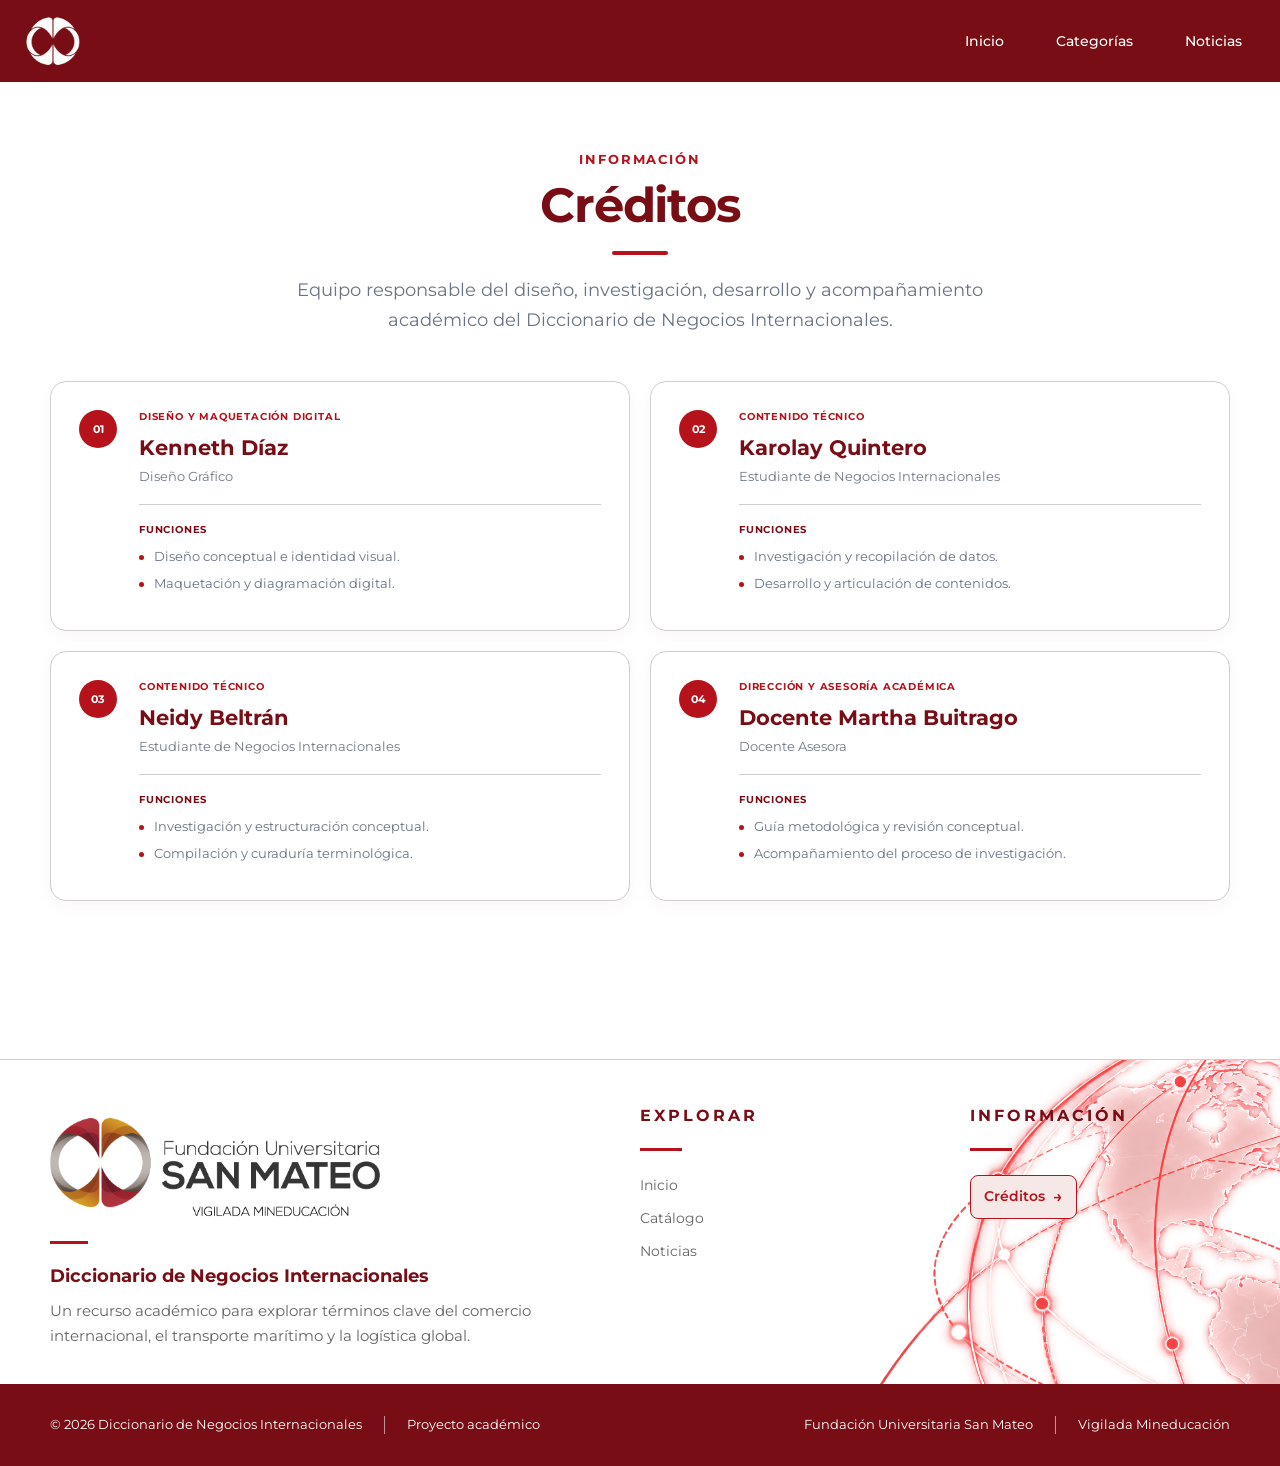
<file: pages/creditos.html>
<!DOCTYPE html>
<html lang="es">

<head>

    <meta charset="UTF-8">

    <meta name="viewport" content="width=device-width, initial-scale=1.0">

    <title>Créditos | Diccionario de Negocios Internacionales</title>

    <!-- ==========================================
         TIPOGRAFÍA
    =========================================== -->

    <link href="https://fonts.googleapis.com/css2?family=Montserrat:wght@400;500;600;700&display=swap" rel="stylesheet">


    <!-- ==========================================
         CSS GENERAL
    =========================================== -->

    <link rel="stylesheet" href="../css/variables.css">
    <link rel="stylesheet" href="../css/reset.css">
    <link rel="stylesheet" href="../css/global.css">
    <link rel="stylesheet" href="../css/components.css">
    <link rel="stylesheet" href="../css/pages.css">

    <!-- CSS exclusivo de Créditos -->
    <link rel="stylesheet" href="../css/creditos.css">

</head>


<body>


    <!-- ==========================================
     HEADER
========================================== -->

    <header class="site-header home-site-header">

        <div class="container header-container">

            <!-- LOGO -->

            <a href="../index.html" class="logo" aria-label="Ir al inicio">

                <img src="../assets/images/logo/isotipo-sanmateo-blanco.png" alt="San Mateo">

            </a>


            <!-- NAVEGACIÓN -->

            <nav class="main-nav">

                <ul>

                    <li>

                        <a href="../index.html">
                            Inicio
                        </a>

                    </li>


                    <li>

                        <a href="catalogo.html">
                            Categorías
                        </a>

                    </li>


                    <li>

                        <a href="noticias.html">
                            Noticias
                        </a>

                    </li>

                </ul>

            </nav>

        </div>

    </header>



    <!-- ==========================================
     CONTENIDO PRINCIPAL
========================================== -->

    <main class="credits-page">

        <section class="credits-section">

            <div class="credits-container">


                <!-- ENCABEZADO -->

                <div class="credits-heading">

                    <span class="credits-eyebrow">
                        INFORMACIÓN
                    </span>

                    <h1>
                        Créditos
                    </h1>

                    <div class="credits-title-line"></div>

                    <p>
                        Equipo responsable del diseño,
                        investigación, desarrollo y
                        acompañamiento académico del
                        Diccionario de Negocios Internacionales.
                    </p>

                </div>


                <!-- ======================================
                 PARTICIPANTES
            ======================================= -->

                <div class="credits-grid">


                    <!-- KENNETH -->

                    <article class="credit-card">

                        <div class="credit-card__number">
                            01
                        </div>

                        <div class="credit-card__body">

                            <span class="credit-card__module">
                                DISEÑO Y MAQUETACIÓN DIGITAL
                            </span>

                            <h2>
                                Kenneth Díaz
                            </h2>

                            <p class="credit-card__role">
                                Diseño Gráfico
                            </p>

                            <div class="credit-card__divider"></div>

                            <span class="credit-card__label">
                                FUNCIONES
                            </span>

                            <ul>

                                <li>
                                    Diseño conceptual e identidad visual.
                                </li>

                                <li>
                                    Maquetación y diagramación digital.
                                </li>

                            </ul>

                        </div>

                    </article>



                    <!-- KAROLAY -->

                    <article class="credit-card">

                        <div class="credit-card__number">
                            02
                        </div>

                        <div class="credit-card__body">

                            <span class="credit-card__module">
                                CONTENIDO TÉCNICO
                            </span>

                            <h2>
                                Karolay Quintero
                            </h2>

                            <p class="credit-card__role">
                                Estudiante de Negocios Internacionales
                            </p>

                            <div class="credit-card__divider"></div>

                            <span class="credit-card__label">
                                FUNCIONES
                            </span>

                            <ul>

                                <li>
                                    Investigación y recopilación de datos.
                                </li>

                                <li>
                                    Desarrollo y articulación de contenidos.
                                </li>

                            </ul>

                        </div>

                    </article>



                    <!-- NEIDY -->

                    <article class="credit-card">

                        <div class="credit-card__number">
                            03
                        </div>

                        <div class="credit-card__body">

                            <span class="credit-card__module">
                                CONTENIDO TÉCNICO
                            </span>

                            <h2>
                                Neidy Beltrán
                            </h2>

                            <p class="credit-card__role">
                                Estudiante de Negocios Internacionales
                            </p>

                            <div class="credit-card__divider"></div>

                            <span class="credit-card__label">
                                FUNCIONES
                            </span>

                            <ul>

                                <li>
                                    Investigación y estructuración conceptual.
                                </li>

                                <li>
                                    Compilación y curaduría terminológica.
                                </li>

                            </ul>

                        </div>

                    </article>



                    <!-- MARTHA -->

                    <article class="credit-card">

                        <div class="credit-card__number">
                            04
                        </div>

                        <div class="credit-card__body">

                            <span class="credit-card__module">
                                DIRECCIÓN Y ASESORÍA ACADÉMICA
                            </span>

                            <h2>
                                Docente Martha Buitrago
                            </h2>

                            <p class="credit-card__role">
                                Docente Asesora
                            </p>

                            <div class="credit-card__divider"></div>

                            <span class="credit-card__label">
                                FUNCIONES
                            </span>

                            <ul>

                                <li>
                                    Guía metodológica y revisión conceptual.
                                </li>

                                <li>
                                    Acompañamiento del proceso de investigación.
                                </li>

                            </ul>

                        </div>

                    </article>


                </div>

            </div>

        </section>

    </main>


    <!-- ==========================================
     FOOTER
========================================== -->

    <footer class="site-footer">

        <div class="site-footer__main">

            <!-- ILUSTRACIÓN DEL PLANETA -->

            <div class="site-footer__globe" aria-hidden="true"></div>


            <div class="site-footer__container">


                <!-- COLUMNA INSTITUCIONAL -->

                <div class="site-footer__brand">

                    <div class="site-footer__logo">

                        <img src="../assets/images/logo/logo-sanmateo.png" alt="Fundación Universitaria San Mateo">

                    </div>


                    <div class="site-footer__separator"></div>


                    <h3>
                        Diccionario de Negocios Internacionales
                    </h3>


                    <p>
                        Un recurso académico para explorar términos clave
                        del comercio internacional, el transporte marítimo
                        y la logística global.
                    </p>

                </div>



                <!-- EXPLORAR -->

                <nav class="site-footer__column" aria-label="Explorar">

                    <h4>
                        EXPLORAR
                    </h4>

                    <span class="site-footer__heading-line"></span>


                    <a href="../index.html">
                        Inicio
                    </a>

                    <a href="catalogo.html">
                        Catálogo
                    </a>

                    <a href="noticias.html">
                        Noticias
                    </a>

                </nav>



                <!-- INFORMACIÓN -->

                <nav class="site-footer__column" aria-label="Información">

                    <h4>
                        INFORMACIÓN
                    </h4>

                    <span class="site-footer__heading-line"></span>


                    <a href="creditos.html" class="site-footer__credits">
                        Créditos
                    </a>

                </nav>

            </div>

        </div>



        <!-- BARRA INFERIOR -->

        <div class="site-footer__bottom">

            <div class="site-footer__bottom-container">


                <div class="site-footer__bottom-left">

                    <span>
                        © 2026 Diccionario de Negocios Internacionales
                    </span>

                    <span class="site-footer__bottom-divider"></span>

                    <span>
                        Proyecto académico
                    </span>

                </div>


                <div class="site-footer__bottom-right">

                    <span>
                        Fundación Universitaria San Mateo
                    </span>

                    <span class="site-footer__bottom-divider"></span>

                    <span>
                        Vigilada Mineducación
                    </span>

                </div>

            </div>

        </div>

    </footer>

</body>

</html>
</file>
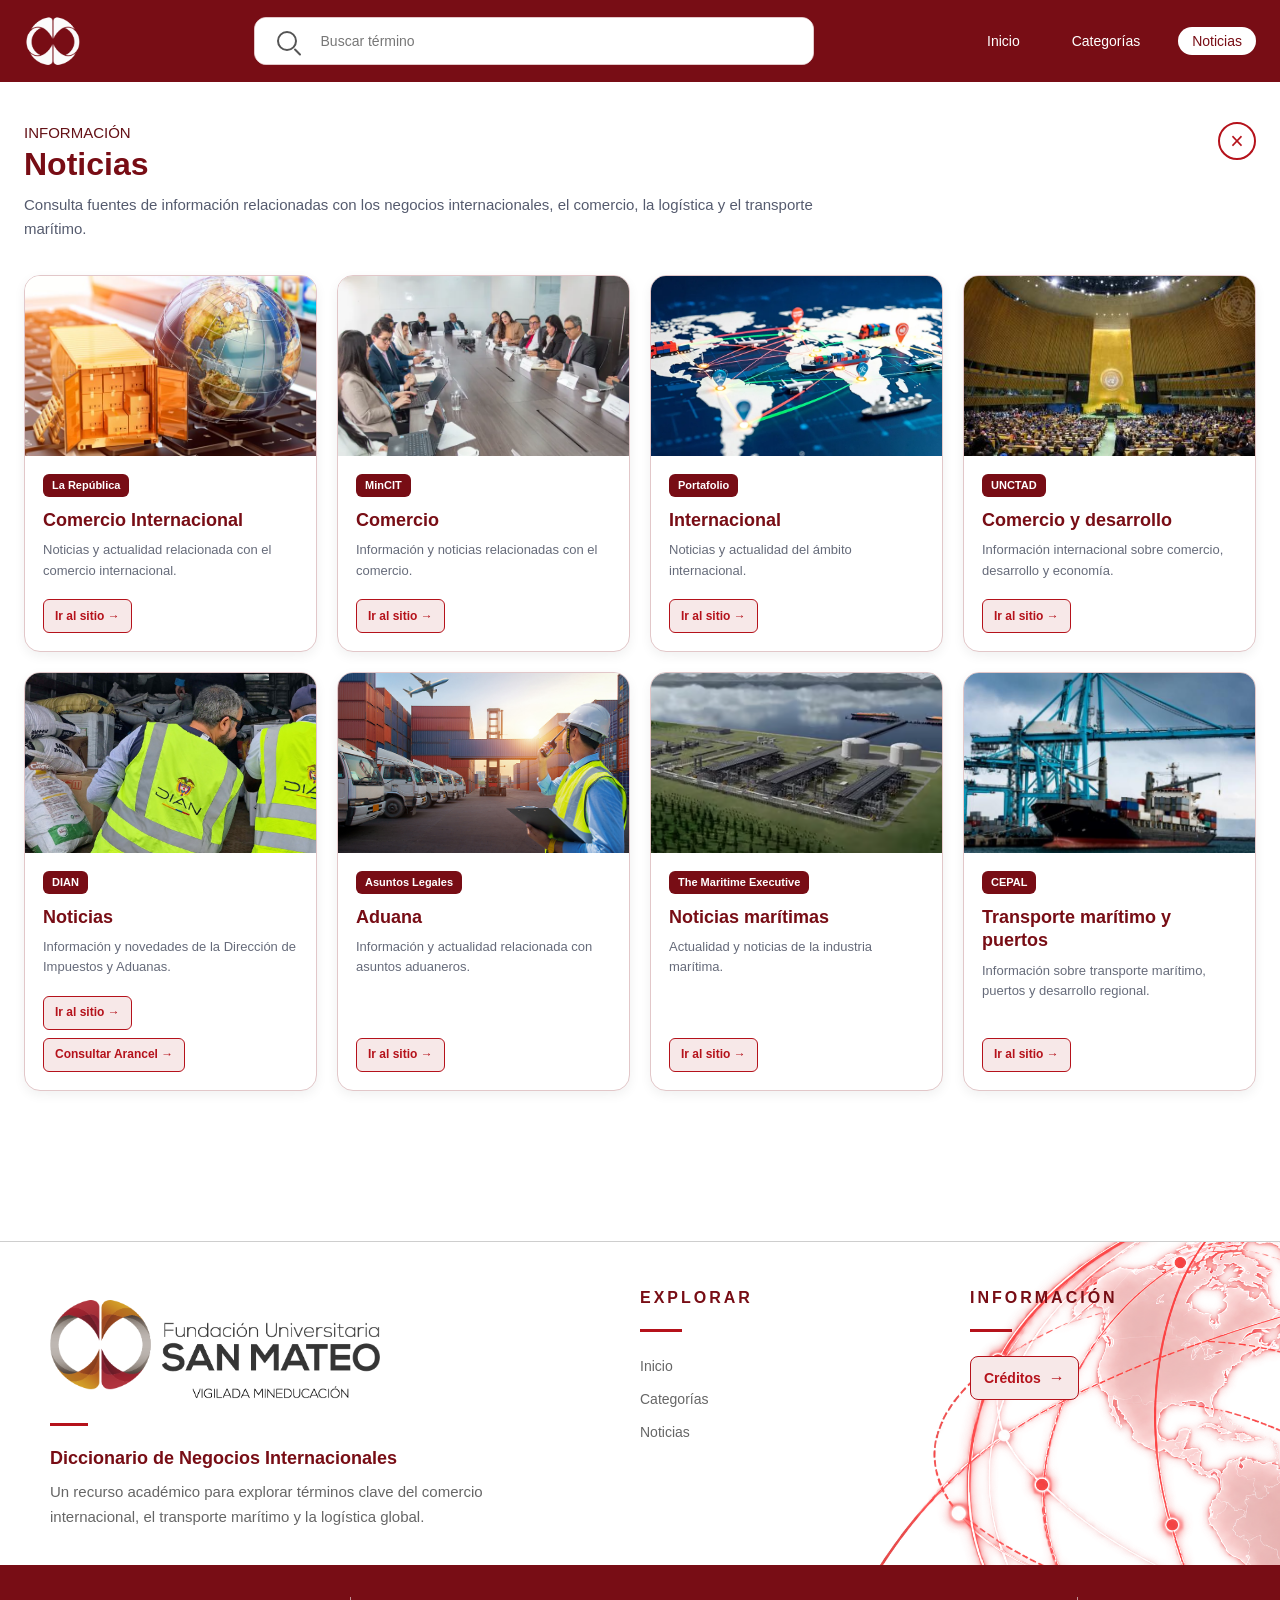
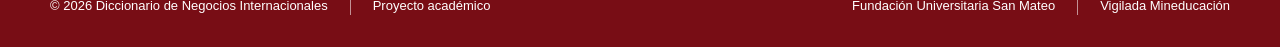
<file: pages/noticias.html>
<!DOCTYPE html>
<html lang="es">

<head>

    <meta charset="UTF-8">

    <meta name="viewport" content="width=device-width, initial-scale=1.0">

    <title>
        Noticias | Diccionario Marítimo & Logístico
    </title>


    <!-- ======================================
         ESTILOS
         ====================================== -->

    <link rel="stylesheet" href="../css/reset.css">

    <link rel="stylesheet" href="../css/variables.css">

    <link rel="stylesheet" href="../css/global.css">

    <link rel="stylesheet" href="../css/components.css">

    <link rel="stylesheet" href="../css/pages.css">

</head>


<body>


    <!-- ======================================
     HEADER
     ====================================== -->

    <header class="site-header news-site-header">

        <div class="container header-container">

            <!-- LOGO -->
            <a href="../index.html" class="logo" aria-label="Ir al inicio">
                <img src="../assets/images/logo/isotipo-sanmateo-blanco.png" alt="San Mateo">
            </a>


            <!-- BUSCADOR DE TÉRMINOS -->
            <div class="news-header-search">

                <form class="search-box" id="newsSearchForm">

                    <div class="news-search__input-wrapper">

                        <span class="news-search__icon" aria-hidden="true"></span>

                        <input type="search" id="newsSearch" placeholder="Buscar término" autocomplete="off"
                            aria-label="Buscar término">

                        <button type="button" id="newsSearchClear" class="news-search__clear"
                            aria-label="Limpiar búsqueda">
                            ×
                        </button>

                    </div>

                </form>

                <div id="newsSearchSuggestions" class="news-search-suggestions" aria-hidden="true"></div>

            </div>


            <!-- NAVEGACIÓN -->
            <nav class="main-nav">

                <ul>

                    <li>
                        <a href="../index.html">
                            Inicio
                        </a>
                    </li>

                    <li>
                        <a href="catalogo.html">
                            Categorías
                        </a>
                    </li>

                    <li>
                        <a href="noticias.html" class="active">
                            Noticias
                        </a>
                    </li>

                </ul>

            </nav>

        </div>

    </header>



    <!-- ======================================
         CONTENIDO PRINCIPAL
         ====================================== -->

    <main class="news-page">

        <div class="container">


            <!-- ==================================
                 ENCABEZADO DE NOTICIAS
                 ================================== -->

            <section class="news-header">

                <a href="../index.html" class="news-close" aria-label="Cerrar">
                    ×
                </a>

                <span class="page-eyebrow">
                    INFORMACIÓN
                </span>

                <h1>
                    Noticias
                </h1>

                <span class="page-header__line"></span>

                <p>
                    Consulta fuentes de información
                    relacionadas con los negocios
                    internacionales, el comercio,
                    la logística y el transporte marítimo.
                </p>

            </section>



            <!-- ======================================
                 TARJETAS DE NOTICIAS
                 ====================================== -->

            <section class="news-grid">


                <!-- ==================================
                     1. LA REPÚBLICA
                     ================================== -->

                <article class="news-card">


                    <!-- ESPACIO PARA IMAGEN -->

                    <div class="news-card__image">

                        <img src="../assets/images/noticias/la-republica.jpg"
                            alt="La República - Comercio Internacional">

                    </div>


                    <!-- CONTENIDO -->

                    <div class="news-card__content">

                        <span class="news-card__source">
                            La República
                        </span>


                        <h2>
                            Comercio Internacional
                        </h2>


                        <p>
                            Noticias y actualidad relacionada
                            con el comercio internacional.
                        </p>


                        <a href="https://www.larepublica.co/comercio-internacional" target="_blank"
                            rel="noopener noreferrer" class="news-card__link">
                            Ir al sitio →
                        </a>

                    </div>

                </article>



                <!-- ==================================
                     2. MINCIT
                     ================================== -->

                <article class="news-card">


                    <!-- ESPACIO PARA IMAGEN -->

                    <div class="news-card__image">
                        <img src="../assets/images/noticias/mincit.webp" alt="MinCIT - Comercio">
                    </div>


                    <div class="news-card__content">

                        <span class="news-card__source">
                            MinCIT
                        </span>


                        <h2>
                            Comercio
                        </h2>


                        <p>
                            Información y noticias
                            relacionadas con el comercio.
                        </p>


                        <a href="https://www.mincit.gov.co/prensa/noticias/comercio" target="_blank"
                            rel="noopener noreferrer" class="news-card__link">
                            Ir al sitio →
                        </a>

                    </div>

                </article>



                <!-- ==================================
                     3. PORTAFOLIO
                     ================================== -->

                <article class="news-card">


                    <!-- ESPACIO PARA IMAGEN -->

                    <div class="news-card__image">
                        <img src="../assets/images/noticias/portafolio.webp" alt="Portafolio - Internacional">
                    </div>


                    <div class="news-card__content">

                        <span class="news-card__source">
                            Portafolio
                        </span>


                        <h2>
                            Internacional
                        </h2>


                        <p>
                            Noticias y actualidad
                            del ámbito internacional.
                        </p>


                        <a href="https://www.portafolio.co/internacional" target="_blank" rel="noopener noreferrer"
                            class="news-card__link">
                            Ir al sitio →
                        </a>

                    </div>

                </article>



                <!-- ==================================
                     4. UNCTAD
                     ================================== -->

                <article class="news-card">


                    <!-- ESPACIO PARA IMAGEN -->

                    <div class="news-card__image">
                        <img src="../assets/images/noticias/unctad.jpg" alt="UNCTAD">
                    </div>


                    <div class="news-card__content">

                        <span class="news-card__source">
                            UNCTAD
                        </span>


                        <h2>
                            Comercio y desarrollo
                        </h2>


                        <p>
                            Información internacional sobre
                            comercio, desarrollo y economía.
                        </p>


                        <a href="https://unctad.org/es" target="_blank" rel="noopener noreferrer"
                            class="news-card__link">
                            Ir al sitio →
                        </a>

                    </div>

                </article>



                <!-- ==================================
                     5. DIAN
                     ================================== -->

                <article class="news-card">


                    <!-- ESPACIO PARA IMAGEN -->

                    <div class="news-card__image">
                        <img src="../assets/images/noticias/dian.jpg" alt="DIAN - Noticias">
                    </div>


                    <div class="news-card__content">

                        <span class="news-card__source">
                            DIAN
                        </span>


                        <h2>
                            Noticias
                        </h2>


                        <p>
                            Información y novedades de la
                            Dirección de Impuestos y Aduanas.
                        </p>


                        <a href="https://www.dian.gov.co/Prensa/Paginas/Noticias.aspx" target="_blank"
                            rel="noopener noreferrer" class="news-card__link">
                            Ir al sitio →
                        </a>
                        <a href="https://muisca.dian.gov.co/WebArancel/DefConsultaEstructuraArancelaria.faces#"
                            target="_blank" rel="noopener noreferrer" class="news-card__link">
                            Consultar Arancel →
                        </a>
                    </div>

                </article>



                <!-- ==================================
                     6. ASUNTOS LEGALES
                     ================================== -->

                <article class="news-card">


                    <!-- ESPACIO PARA IMAGEN -->

                    <div class="news-card__image">
                        <img src="../assets/images/noticias/asuntos-legales.jpg" alt="Asuntos Legales - Aduana">
                    </div>


                    <div class="news-card__content">

                        <span class="news-card__source">
                            Asuntos Legales
                        </span>


                        <h2>
                            Aduana
                        </h2>


                        <p>
                            Información y actualidad
                            relacionada con asuntos aduaneros.
                        </p>


                        <a href="https://www.asuntoslegales.com.co/aduana" target="_blank" rel="noopener noreferrer"
                            class="news-card__link">
                            Ir al sitio →
                        </a>

                    </div>

                </article>



                <!-- ==================================
                     7. THE MARITIME EXECUTIVE
                     ================================== -->

                <article class="news-card">


                    <!-- ESPACIO PARA IMAGEN -->

                    <div class="news-card__image">
                        <img src="../assets/images/noticias/maritime-executive.avif" alt="The Maritime Executive">
                    </div>


                    <div class="news-card__content">

                        <span class="news-card__source">
                            The Maritime Executive
                        </span>


                        <h2>
                            Noticias marítimas
                        </h2>


                        <p>
                            Actualidad y noticias
                            de la industria marítima.
                        </p>


                        <a href="https://maritime-executive.com/" target="_blank" rel="noopener noreferrer"
                            class="news-card__link">
                            Ir al sitio →
                        </a>

                    </div>

                </article>



                <!-- ==================================
                     8. CEPAL
                     ================================== -->

                <article class="news-card">


                    <!-- ESPACIO PARA IMAGEN -->

                    <div class="news-card__image">
                        <img src="../assets/images/noticias/cepal.jpg" alt="CEPAL - Transporte marítimo y puertos">
                    </div>


                    <div class="news-card__content">

                        <span class="news-card__source">
                            CEPAL
                        </span>


                        <h2>
                            Transporte marítimo y puertos
                        </h2>


                        <p>
                            Información sobre transporte
                            marítimo, puertos y desarrollo regional.
                        </p>


                        <a href="https://www.cepal.org/es/temas/transporte-maritimo-puertos" target="_blank"
                            rel="noopener noreferrer" class="news-card__link">
                            Ir al sitio →
                        </a>

                    </div>

                </article>


            </section>

        </div>

    </main>



    <!-- ======================================
         FOOTER
         ====================================== -->

    <!-- ==========================================
     FOOTER
========================================== -->

    <footer class="site-footer">

        <div class="site-footer__main">

            <!-- Decoración -->
            <div class="site-footer__globe" aria-hidden="true"></div>

            <div class="site-footer__container">

                <!-- ==================================
                 COLUMNA INSTITUCIONAL
            ================================== -->

                <div class="site-footer__brand">

                    <!-- ESPACIO PARA EL LOGO -->
                    <div class="site-footer__logo">
                        <img src="../assets/images/logo/logo-sanmateo.png" alt="Fundación Universitaria San Mateo">
                    </div>

                    <div class="site-footer__separator"></div>

                    <h3>Diccionario de Negocios Internacionales</h3>

                    <p>
                        Un recurso académico para explorar términos clave
                        del comercio internacional, el transporte marítimo
                        y la logística global.
                    </p>

                </div>


                <!-- ==================================
                 EXPLORAR
            ================================== -->

                <nav class="site-footer__column" aria-label="Explorar">

                    <h4>EXPLORAR</h4>

                    <span class="site-footer__heading-line"></span>

                    <a href="../index.html">Inicio</a>

                    <a href="catalogo.html">Categorías</a>

                    <a href="noticias.html">Noticias</a>

                </nav>


                <!-- ==================================
                 INFORMACIÓN
            ================================== -->

                <nav class="site-footer__column" aria-label="Información">

                    <h4>INFORMACIÓN</h4>

                    <span class="site-footer__heading-line"></span>

                    <!--
                    Este apartado se desarrollará después.
                -->

                    <a href="creditos.html" class="site-footer__credits">
                        Créditos
                    </a>

                </nav>

            </div>

        </div>


        <!-- ==========================================
         BARRA INFERIOR
    ========================================== -->

        <div class="site-footer__bottom">

            <div class="site-footer__bottom-container">

                <div class="site-footer__bottom-left">

                    <span>
                        © 2026 Diccionario de Negocios Internacionales
                    </span>

                    <span class="site-footer__bottom-divider"></span>

                    <span>
                        Proyecto académico
                    </span>

                </div>


                <div class="site-footer__bottom-right">

                    <span>
                        Fundación Universitaria San Mateo
                    </span>

                    <span class="site-footer__bottom-divider"></span>

                    <span>
                        Vigilada Mineducación
                    </span>

                </div>

            </div>

        </div>

    </footer>

    <!-- ======================================
         JAVASCRIPT
         ====================================== -->

    <script src="../js/data.js"></script>

    <script src="../js/filters.js"></script>

    <script src="../js/noticias.js"></script>


</body>

</html>
</file>
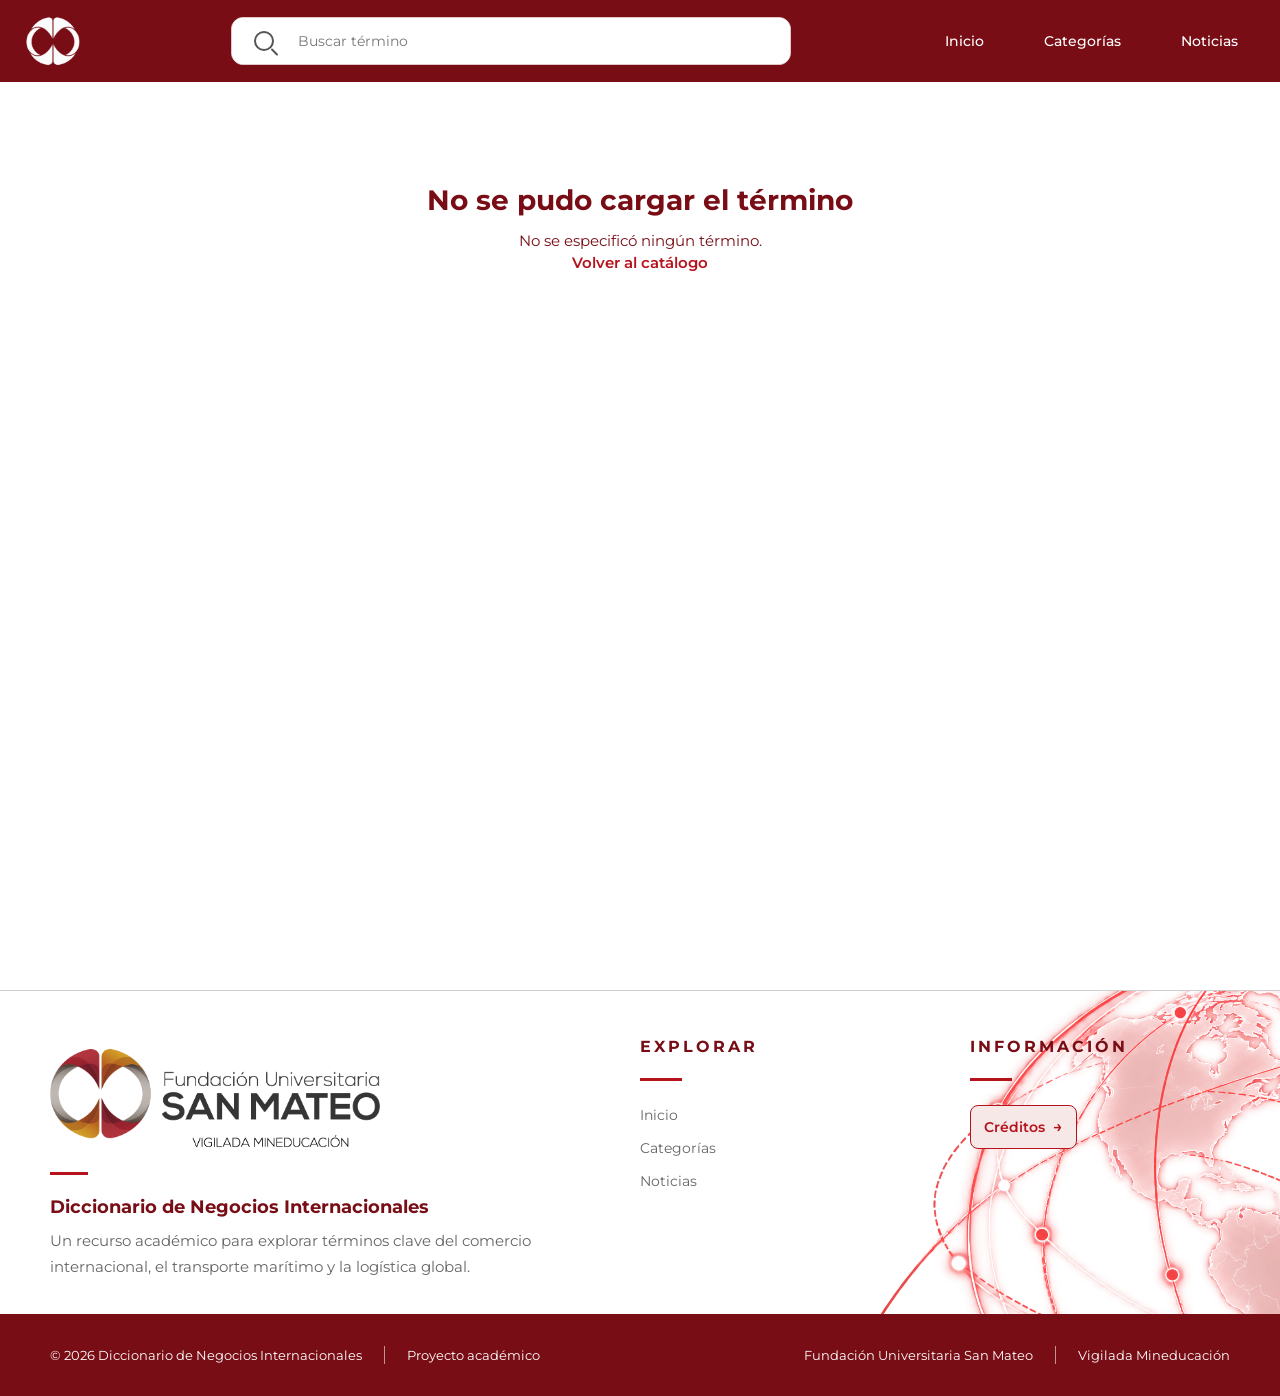
<file: pages/termino.html>
<!DOCTYPE html>
<html lang="es">

<head>

    <meta charset="UTF-8">

    <meta name="viewport" content="width=device-width, initial-scale=1.0">

    <title>
        Término | Diccionario de Negocios Internacionales
    </title>


    <!-- ==========================================
         TIPOGRAFÍA
         ========================================== -->

    <link href="https://fonts.googleapis.com/css2?family=Montserrat:wght@400;500;600;700;800&display=swap"
        rel="stylesheet">


    <!-- ==========================================
         ESTILOS GENERALES
         ========================================== -->

    <link rel="stylesheet" href="../css/variables.css">

    <link rel="stylesheet" href="../css/reset.css">

    <link rel="stylesheet" href="../css/global.css">

    <link rel="stylesheet" href="../css/components.css">

    <link rel="stylesheet" href="../css/pages.css">

    <!-- Estilos específicos de la ficha -->

    <link rel="stylesheet" href="../css/termino.css">

</head>


<body>


    <!-- ==========================================
         HEADER
         ========================================== -->

    <header class="site-header term-site-header">

        <div class="container header-container">


            <!-- LOGO -->

            <a href="../index.html" class="logo" aria-label="Ir al inicio">
                <img src="../assets/images/logo/isotipo-sanmateo-blanco.png" alt="San Mateo">
            </a>


            <!-- BUSCADOR -->

            <!-- BUSCADOR -->

            <div class="term-header-search">

                <form class="search-box" id="headerSearchForm">

                    <div class="term-search__input-wrapper">

                        <span class="term-search__icon" aria-hidden="true"></span>

                        <input type="search" id="headerSearch" placeholder="Buscar término" autocomplete="off"
                            aria-label="Buscar término">

                        <button type="button" id="headerSearchClear" class="term-search__clear"
                            aria-label="Limpiar búsqueda">
                            ×
                        </button>

                    </div>

                </form>


                <!-- RECOMENDACIONES -->

                <div id="headerSearchSuggestions" class="header-search-suggestions" aria-hidden="true"></div>

            </div>


            <!-- NAVEGACIÓN -->

            <nav class="main-nav">

                <ul>

                    <li>
                        <a href="../index.html">
                            Inicio
                        </a>
                    </li>

                    <li>
                        <a href="catalogo.html">
                            Categorías
                        </a>
                    </li>

                    <li>
                        <a href="noticias.html">
                            Noticias
                        </a>
                    </li>

                </ul>

            </nav>

        </div>

    </header>


    <!-- ==========================================
         CONTENIDO DEL TÉRMINO
         ========================================== -->

    <main class="term-detail-page">

        <div class="container" id="termDetail">

            <!-- El contenido será generado
                 automáticamente por JavaScript -->

            <div class="term-loading">

                Cargando término...

            </div>

        </div>

    </main>


    <!-- ==========================================
         FOOTER
         ========================================== -->

    <footer class="site-footer">

        <div class="site-footer__main">

            <div class="site-footer__globe" aria-hidden="true"></div>

            <div class="site-footer__container">

                <!-- MARCA / LOGO -->

                <div class="site-footer__brand">

                    <div class="site-footer__logo">

                        <img src="../assets/images/logo/logo-sanmateo.png" alt="Fundación Universitaria San Mateo">

                    </div>

                    <div class="site-footer__separator"></div>

                    <h3>
                        Diccionario de Negocios Internacionales
                    </h3>

                    <p>
                        Un recurso académico para explorar términos clave
                        del comercio internacional, el transporte marítimo
                        y la logística global.
                    </p>

                </div>


                <!-- EXPLORAR -->

                <nav class="site-footer__column" aria-label="Explorar">

                    <h4>
                        EXPLORAR
                    </h4>

                    <span class="site-footer__heading-line"></span>

                    <a href="../index.html">
                        Inicio
                    </a>

                    <a href="catalogo.html">
                        Categorías
                    </a>

                    <a href="noticias.html">
                        Noticias
                    </a>

                </nav>


                <!-- INFORMACIÓN -->

                <nav class="site-footer__column" aria-label="Información">

                    <h4>
                        INFORMACIÓN
                    </h4>

                    <span class="site-footer__heading-line"></span>

                    <a href="creditos.html" class="site-footer__credits">
                        Créditos
                    </a>

                </nav>

            </div>

        </div>


        <!-- BARRA INFERIOR -->

        <div class="site-footer__bottom">

            <div class="site-footer__bottom-container">

                <div class="site-footer__bottom-left">

                    <span>
                        © 2026 Diccionario de Negocios Internacionales
                    </span>

                    <span class="site-footer__bottom-divider"></span>

                    <span>
                        Proyecto académico
                    </span>

                </div>


                <div class="site-footer__bottom-right">

                    <span>
                        Fundación Universitaria San Mateo
                    </span>

                    <span class="site-footer__bottom-divider"></span>

                    <span>
                        Vigilada Mineducación
                    </span>

                </div>

            </div>

        </div>

    </footer>


    <!-- ==========================================
         JAVASCRIPT
         ========================================== -->

    <script src="../js/data.js"></script>

    <script src="../js/filters.js"></script>

    <script src="../js/modal.js"></script>

    <script src="../js/termino.js"></script>


</body>

</html>
</file>
<file: css/variables.css>
:root {

    /* =========================================
       COLORES PRINCIPALES
    ========================================= */

    --color-primary: #B5121B;
    --color-primary-hover: #930F17;
    --color-primary-active: #780D15;

    --color-dark: #780D15;

    --color-background: #FFFFFF;

    --color-white: #FFFFFF;

    --color-border: #E2C7C9;

    --color-soft-blue: #F7E8E8;

    --color-text: #641116;
    --color-text-secondary: #666666;


    /* =========================================
       NIVELES
    ========================================= */

    --level-basic: #008100;
    --level-intermediate: #C99840;
    --level-advanced: #8630E3;


    /* =========================================
       TIPOGRAFÍA
    ========================================= */

    --font-family: "Montserrat", Arial, sans-serif;

    --font-h1: 32px;
    --font-h2: 24px;
    --font-h3: 18px;
    --font-body: 15px;
    --font-small: 13px;
    --font-badge: 12px;


    /* =========================================
       PESOS
    ========================================= */

    --weight-regular: 400;
    --weight-medium: 500;
    --weight-semibold: 600;
    --weight-bold: 700;


    /* =========================================
       BORDER RADIUS
    ========================================= */

    --radius-pill: 20px;
    --radius-card: 16px;
    --radius-input: 12px;
    --radius-small: 6px;


    /* =========================================
       SOMBRAS
    ========================================= */

    --shadow-card:
        0 4px 12px rgba(120, 13, 21, 0.08);

    --shadow-elevated:
        0 12px 32px rgba(0, 0, 0, 0.15);


    /* =========================================
       ESPACIADO
    ========================================= */

    --space-xs: 4px;
    --space-sm: 8px;
    --space-md: 16px;
    --space-lg: 24px;
    --space-xl: 32px;
    --space-xxl: 48px;


    /* =========================================
       CONTENEDOR
    ========================================= */

    --container-width: 1280px;

}
</file>
<file: css/global.css>
/* =========================================
   GLOBAL
========================================= */

body {
    font-family: var(--font-family);

    background-color: var(--color-background);

    color: var(--color-text);

    font-size: var(--font-body);

    font-weight: var(--weight-regular);

    line-height: 1.5;

    -webkit-font-smoothing: antialiased;
}


/* =========================================
   CONTENEDOR
========================================= */

.container {
    width: min(
        calc(100% - 48px),
        var(--container-width)
    );

    margin: 0 auto;
}


/* =========================================
   TÍTULOS
========================================= */

h1 {
    font-size: var(--font-h1);
    line-height: 1.2;
    font-weight: var(--weight-bold);
}


h2 {
    font-size: var(--font-h2);
    line-height: 1.3;
    font-weight: var(--weight-semibold);
}


h3 {
    font-size: var(--font-h3);
    line-height: 1.3;
    font-weight: var(--weight-bold);
}


p {
    font-size: var(--font-body);
    line-height: 1.5;
}


small {
    font-size: var(--font-small);
    line-height: 1.4;
}


/* =========================================
   SELECCIÓN DE TEXTO
========================================= */

::selection {
    background-color: var(--color-primary);
    color: var(--color-white);
}


/* =========================================
   SCROLLBAR
========================================= */

::-webkit-scrollbar {
    width: 8px;
}


::-webkit-scrollbar-track {
    background: var(--color-background);
}


::-webkit-scrollbar-thumb {
    background: var(--color-border);
    border-radius: 20px;
}


::-webkit-scrollbar-thumb:hover {
    background: var(--color-primary);
}
</file>
<file: css/components.css>
/* =========================================
   HEADER
========================================= */

.site-header {
    width: 100%;

    background-color: var(--color-dark);

    color: var(--color-white);
}


.header-container {
    width: min(calc(100% - 48px),
            var(--container-width));

    min-height: 82px;

    margin: 0 auto;

    display: flex;

    align-items: center;

    gap: 32px;
}


/* =========================================
   MARCA / LOGO
========================================= */

.brand {
    display: flex;

    align-items: center;

    gap: 10px;

    flex-shrink: 0;
}


.brand-icon {
    width: 42px;
    height: 42px;

    display: flex;

    align-items: center;
    justify-content: center;

    border: 2px solid var(--color-white);

    border-radius: 8px;

    font-size: 11px;

    font-weight: 700;
}


.brand-text {
    display: flex;

    flex-direction: column;

    line-height: 1.1;
}


.brand-text span:first-child {
    font-size: 13px;

    font-weight: 700;
}


.brand-text span:last-child {
    font-size: 10px;

    font-weight: 500;

    opacity: 0.8;
}


/* =========================================
   BUSCADOR
========================================= */

.header-search {
    flex: 1;

    max-width: 500px;

    height: 44px;

    display: flex;

    align-items: center;

    background-color: var(--color-white);

    border-radius: var(--radius-input);

    overflow: hidden;
}


.header-search input {
    flex: 1;

    width: 100%;

    height: 100%;

    border: none;

    outline: none;

    padding: 0 16px;

    color: var(--color-dark);

    background: transparent;
}


.header-search input::placeholder {
    color: #888888;
}


.header-search button {
    width: 48px;

    height: 100%;

    display: flex;

    align-items: center;
    justify-content: center;

    color: var(--color-primary);

    font-size: 24px;
}


/* =========================================
   NAVEGACIÓN
========================================= */

.main-navigation {
    margin-left: auto;

    display: flex;

    align-items: center;

    gap: 28px;
}

.main-navigation ul {
    display: flex;

    align-items: center;

    gap: 28px;

    margin: 0;
    padding: 0;

    list-style: none;
}

.main-navigation a {
    color: var(--color-white);

    font-size: 14px;

    font-weight: var(--weight-semibold);

    text-decoration: none;

    transition:
        color 0.2s ease,
        opacity 0.2s ease;
}

.main-navigation a:hover {
    opacity: 0.75;
}

.main-navigation a.active {
    color: var(--color-white);
}


/* =========================================
   BOTÓN PRINCIPAL
========================================= */

.btn-primary {
    display: inline-flex;

    align-items: center;
    justify-content: center;

    min-height: 44px;

    padding: 0 20px;

    background-color: var(--color-primary);

    color: var(--color-white);

    border-radius: var(--radius-input);

    font-weight: var(--weight-semibold);

    cursor: pointer;

    transition:
        background-color 0.2s ease,
        transform 0.2s ease,
        box-shadow 0.2s ease;
}


.btn-primary:hover {
    background-color: var(--color-primary-hover);

    transform: translateY(-2px);

    box-shadow: var(--shadow-elevated);
}


.btn-primary:active {
    background-color: var(--color-primary-active);

    transform: translateY(0);
}


/* =========================================
   PILLS DE CATEGORÍA
========================================= */

.category-pills {
    display: flex;

    flex-wrap: wrap;

    gap: 12px;
}


.category-pill {
    min-height: 40px;

    padding: 0 18px;

    display: inline-flex;

    align-items: center;
    justify-content: center;

    border: 1.5px solid var(--color-primary);

    border-radius: var(--radius-pill);

    background-color: var(--color-white);

    color: var(--color-primary);

    font-size: 13px;

    font-weight: var(--weight-semibold);

    cursor: pointer;

    transition:
        background-color 0.2s ease,
        color 0.2s ease;
}


.category-pill:hover {
    background-color: var(--color-soft-blue);
}


.category-pill.active {
    background-color: var(--color-primary);

    color: var(--color-white);
}


/* =========================================
   BADGES DE NIVEL
========================================= */

.level-badge {
    display: inline-flex;

    align-items: center;
    justify-content: center;

    min-height: 28px;

    padding: 0 12px;

    border-radius: var(--radius-pill);

    color: var(--color-white);

    font-size: var(--font-badge);

    font-weight: var(--weight-semibold);
}


.level-basic {
    background-color: var(--level-basic);
}


.level-intermediate {
    background-color: var(--level-intermediate);
}


.level-advanced {
    background-color: var(--level-advanced);
}


/* =========================================
   TARJETAS
========================================= */

.card {
    background-color: var(--color-white);

    border: 1px solid var(--color-border);

    border-radius: var(--radius-card);

    box-shadow: var(--shadow-card);
}


/* =========================================
   INPUTS
========================================= */

.input {
    width: 100%;

    min-height: 44px;

    padding: 0 14px;

    background-color: var(--color-white);

    border: 1px solid var(--color-border);

    border-radius: var(--radius-input);

    outline: none;

    transition: border-color 0.2s ease;
}


.input:focus {
    border: 1.5px solid var(--color-primary);
}


/* =========================================
   LINKS DE AÇÃO
========================================= */

.action-link {
    color: var(--color-primary);

    font-weight: var(--weight-semibold);

    transition: transform 0.2s ease;
}


.action-link:hover {
    text-decoration: underline;
}

/* =========================================
   TARJETAS DEL DICCIONARIO
========================================= */

.term-grid {
    display: grid;
    grid-template-columns: repeat(3, minmax(0, 1fr));
    gap: 24px;
    margin-top: 24px;
}

.term-card {
    display: flex;
    flex-direction: column;
    min-width: 0;
    min-height: 230px;
    padding: 24px;
    background-color: var(--color-white);
    border: 1px solid var(--color-border);
    border-radius: var(--radius-card);
    box-shadow: 0 4px 12px rgba(0, 0, 0, 0.06);
    transition:
        transform 0.2s ease,
        box-shadow 0.2s ease;
}



.term-card:hover {
    transform: translateY(-8px) !important;
    box-shadow: 0 14px 28px rgba(181, 18, 27, 0.45) !important;
}



.term-card__top {
    display: flex;
    align-items: center;
    justify-content: space-between;
    margin-bottom: 20px;
}

.badge-nivel {
    display: inline-flex;
    align-items: center;
    padding: 6px 12px;
    border-radius: var(--radius-pill);
    color: var(--color-white);
    font-size: var(--font-badge);
    font-weight: var(--weight-semibold);
}

.badge-nivel.nivel-basico {
    background-color: var(--level-basic);
}

.badge-nivel.nivel-intermedio {
    background-color: var(--level-intermediate);
}

.badge-nivel.nivel-avanzado {
    background-color: var(--level-advanced);
}

.term-card__body {
    display: flex;
    flex: 1;
    flex-direction: column;
    align-items: flex-start;
}

.term-card__body h3 {
    margin: 0 0 10px;
    color: var(--color-dark);
    font-size: 18px;
    font-weight: var(--weight-bold);
    line-height: 1.4;
    overflow-wrap: anywhere;
}

.term-card__ingles {
    margin: 0 0 14px;
    color: #666666;
    font-size: 14px;
    line-height: 1.5;
    overflow-wrap: anywhere;
}

.term-card__category {
    margin: 0 0 20px;
    color: var(--color-dark);
    font-size: 12px;
    line-height: 1.5;
}

.term-card__link {
    display: inline-flex;
    align-items: center;
    justify-content: center;
    gap: 6px;

    width: fit-content;
    min-height: 34px;

    margin-top: auto;
    padding: 7px 11px;

    box-sizing: border-box;

    border: 1px solid #B5121B;
    border-radius: 6px;

    background: #F7E8E8;
    color: #B5121B;

    font-family: "Montserrat", sans-serif;
    font-size: 12px;
    font-weight: 600;
    line-height: 1.2;

    cursor: pointer;

    transition:
        background-color 0.2s ease,
        color 0.2s ease,
        border-color 0.2s ease,
        transform 0.2s ease;
}

.term-card__link:hover {
    background: #B5121B;
    border-color: #B5121B;
    color: #FFFFFF;
    text-decoration: none;
    transform: translateY(-1px);
}
.term-card__link:active {
    background: #780D15;
    border-color: #780D15;
    color: #FFFFFF;
    transform: translateY(0);
}

.empty-state {
    grid-column: 1 / -1;
    padding: 40px 24px;
    background-color: var(--color-white);
    border: 1px solid var(--color-border);
    border-radius: var(--radius-card);
    text-align: center;
    color: var(--color-dark);
}

/* =========================================
   CATÁLOGO: ENCABEZADO Y FILTROS
========================================= */

.catalog-header {
    max-width: 760px;
    margin-bottom: 32px;
}

.catalog-header h1 {
    margin-bottom: 12px;
    color: var(--color-dark);
    font-size: 32px;
    line-height: 1.3;
}

.catalog-header p {
    color: var(--color-dark);
    font-size: 15px;
    line-height: 1.7;
}

.catalog-search {
    margin-bottom: 24px;
}

.search-box {
    display: flex;
    width: 100%;
    min-height: 48px;
    overflow: hidden;
    background-color: var(--color-white);
    border: 1px solid var(--color-border);
    border-radius: var(--radius-input);
}

/* =========================================================
   X PERSONALIZADA — BUSCADOR DEL CATÁLOGO
   ========================================================= */

.catalog-search .search-box {
    position: relative;
}

/* Ocultar la X nativa de Chrome */
.catalog-search .search-box input[type="search"]::-webkit-search-cancel-button {
    -webkit-appearance: none;
    appearance: none;
}

/* X personalizada del buscador */
.catalog-search .search-box .catalog-search__clear {
    position: absolute;
    top: 50%;
    right: 14px;

    width: 34px;
    min-width: 34px;
    max-width: 34px;

    height: 34px;
    min-height: 34px;
    max-height: 34px;

    padding: 0;
    margin: 0;

    transform: translateY(-50%);

    display: none;
    align-items: center;
    justify-content: center;

    border: none;
    border-radius: 50%;

    background: #B5121B;
    cursor: pointer;

    z-index: 5;
}

/* Cuando hay texto, JS agrega .is-visible */
.catalog-search .search-box .catalog-search__clear.is-visible {
    display: flex;
}

/* Dibujar la X */
.catalog-search .search-box .catalog-search__clear::before,
.catalog-search .search-box .catalog-search__clear::after {
    content: "";
    position: absolute;

    width: 15px;
    height: 2px;

    background: #ffffff;
    border-radius: 2px;
}

.catalog-search .search-box .catalog-search__clear::before {
    transform: rotate(45deg);
}

.catalog-search .search-box .catalog-search__clear::after {
    transform: rotate(-45deg);
}

.search-box input {
    flex: 1;
    width: 100%;
    min-width: 0;
    padding: 0 16px;
    border: none;
    outline: none;
    background: transparent;
    color: var(--color-dark);
}

.search-box button {
    padding: 0 22px;
    background-color: var(--color-primary);
    color: var(--color-white);
    font-weight: var(--weight-semibold);
    cursor: pointer;
}

.search-box button:hover {
    background-color: var(--color-primary-hover);
}

.category-selector {
    display: flex;
    flex-wrap: wrap;
    gap: 12px;
    margin-bottom: 24px;
}

.category-button {
    padding: 10px 18px;
    border: 1px solid var(--color-primary);
    border-radius: var(--radius-pill);
    background-color: var(--color-white);
    color: var(--color-primary);
    font-size: 13px;
    font-weight: var(--weight-semibold);
    cursor: pointer;
}

.category-button:hover {
    background-color: var(--color-soft-blue);
}

.category-button.active {
    background-color: var(--color-primary);
    color: var(--color-white);
}

.filters-panel {
    margin-bottom: 36px;
    padding: 24px;
    background-color: var(--color-white);
    border: 1px solid var(--color-border);
    border-radius: var(--radius-card);
}

.filters-grid {
    display: grid;
    grid-template-columns: repeat(3, minmax(0, 1fr));
    gap: 20px;
}

.filter-group {
    display: flex;
    flex-direction: column;
    gap: 8px;
}

.filter-group label {
    color: var(--color-dark);
    font-size: 13px;
    font-weight: var(--weight-semibold);
}

.filter-group select {
    width: 100%;
    min-height: 44px;
    padding: 0 12px;
    border: 1px solid var(--color-border);
    border-radius: var(--radius-input);
    background-color: var(--color-white);
    color: var(--color-dark);
}

.alphabet-filter {
    display: flex;
    flex-wrap: wrap;
    gap: 8px;
    margin-top: 24px;
}

.letter-button {
    min-width: 34px;
    min-height: 34px;
    padding: 0 8px;
    border: 1px solid var(--color-border);
    border-radius: 6px;
    background-color: var(--color-white);
    color: var(--color-dark);
    cursor: pointer;
}

.letter-button:hover {
    border-color: var(--color-primary);
    color: var(--color-primary);
}

.letter-button.active {
    border-color: var(--color-primary);
    background-color: var(--color-primary);
    color: var(--color-white);
}

.results-header {
    display: flex;
    align-items: center;
    justify-content: space-between;
    gap: 16px;
    margin-bottom: 8px;
}

.results-header h2 {
    color: var(--color-dark);
    font-size: 24px;
}

.results-count {
    color: #666666;
    font-size: 13px;
}

/* ==========================================
   PAGINACIÓN
   ========================================== */

.pagination {
    display: flex;
    justify-content: center;
    align-items: center;
    flex-wrap: wrap;
    gap: 6px;
    margin-top: 40px;
    padding: 10px 0 20px;
}


/* ==========================================
   BOTONES DE PAGINACIÓN
   ========================================== */

.pagination-button {
    width: 34px;
    height: 34px;

    display: inline-flex;
    align-items: center;
    justify-content: center;

    border: 1px solid var(--color-border);
    border-radius: 6px;

    background: var(--color-white);
    color: var(--color-dark);

    font-family: "Montserrat", sans-serif;
    font-size: 13px;
    font-weight: 600;

    cursor: pointer;

    transition:
        background-color 0.2s ease,
        color 0.2s ease,
        border-color 0.2s ease;
}


.pagination-button:hover {
    border-color: var(--color-primary);
    color: var(--color-primary);
}


/* ==========================================
   PÁGINA ACTIVA
   ========================================== */

.pagination-button.active {
    background: var(--color-soft-blue);
    border-color: var(--color-primary);
    color: var(--color-primary);
}


/* ==========================================
   FLECHAS
   ========================================== */

.pagination-arrow {
    font-size: 18px;
    font-weight: 500;
}


/* ==========================================
   FLECHA DESACTIVADA
   ========================================== */

.pagination-button:disabled {
    opacity: 0.4;
    cursor: not-allowed;
}


/* ==========================================
   RESPONSIVE
   ========================================== */

@media (max-width: 768px) {

    .pagination {
        gap: 5px;
        margin-top: 30px;
    }

    .pagination-button {
        width: 32px;
        height: 32px;
        font-size: 12px;
    }

    .pagination-arrow {
        font-size: 17px;
    }
}

/* =========================================
   RESPONSIVE
========================================= */

@media (max-width: 900px) {
    .term-grid {
        grid-template-columns: repeat(2, minmax(0, 1fr));
    }

    .filters-grid {
        grid-template-columns: repeat(2, minmax(0, 1fr));
    }

    .subcategory-dropdown {
        width: 560px;
    }
}

@media (max-width: 600px) {

    .term-grid,
    .filters-grid {
        grid-template-columns: 1fr;
    }

    .term-card {
        padding: 20px;
    }

    .filters-panel {
        padding: 18px;
    }

    .results-header {
        align-items: flex-start;
        flex-direction: column;
    }

    .catalog-header h1 {
        font-size: 28px;
    }
}

/* =========================================
   MENÚ JERÁRQUICO DE SUBCATEGORÍAS
========================================= */

.subcategory-menu {
    position: relative;
    width: 100%;
}


/* =========================================
   BOTÓN PRINCIPAL
========================================= */

.subcategory-trigger {

    width: 100%;

    min-height: 44px;

    padding: 0 14px;

    display: flex;

    align-items: center;

    justify-content: space-between;

    background-color: var(--color-white);

    border: 1px solid var(--color-border);

    border-radius: var(--radius-input);

    color: var(--color-dark);

    font-family: inherit;

    font-size: 15px;

    cursor: pointer;

    text-align: left;

    transition:
        border-color 0.2s ease,
        box-shadow 0.2s ease;

}


.subcategory-trigger:hover {

    border-color: var(--color-primary);

}


.subcategory-trigger:focus {

    outline: none;

    border-color: var(--color-primary);

    box-shadow:
        0 0 0 3px rgba(181, 18, 27, 0.12);

}


.subcategory-arrow {

    color: var(--color-dark);

    font-size: 12px;

    transition:
        transform 0.2s ease;

}


/* =========================================
   MENÚ DESPLEGABLE
========================================= */

.subcategory-dropdown {

    position: absolute;

    top: calc(100% + 8px);

    left: 0;

    z-index: 1000;

    width: 620px;

    min-height: 220px;

    display: grid;

    grid-template-columns:
        230px 1fr;

    background-color:
        var(--color-white);

    border: 1px solid var(--color-border);

    border-radius:
        var(--radius-input);

    box-shadow:
        var(--shadow-elevated);

    overflow: hidden;
    opacity: 0;
    visibility: hidden;
    pointer-events: none;
    transform: translateY(-8px);

    transition:
        opacity 0.18s ease,
        transform 0.18s ease,
        visibility 0s linear 0.18s;

}


/* =========================================
   MENÚ ABIERTO
========================================= */

.subcategory-menu.open .subcategory-dropdown {

    opacity: 1;
    visibility: visible;
    pointer-events: auto;
    transform: translateY(0);

    transition:
        opacity 0.18s ease,
        transform 0.18s ease,
        visibility 0s linear 0s;

}


.subcategory-menu.open .subcategory-arrow {

    transform:
        rotate(180deg);

}


/* =========================================
   COLUMNA DE CATEGORÍAS
========================================= */

.subcategory-categories {

    padding: 8px;

    background-color:
        var(--color-white);

    border-right: 1px solid var(--color-border);

}


/* =========================================
   BOTONES DE CATEGORÍA
========================================= */

.subcategory-category {

    width: 100%;

    min-height: 44px;

    padding: 0 12px;

    display: flex;

    align-items: center;

    justify-content: space-between;

    gap: 12px;

    border: none;

    border-radius:
        var(--radius-small);

    background-color:
        transparent;

    color: var(--color-dark);

    font-family: inherit;

    font-size: 13px;

    font-weight:
        var(--weight-medium);

    text-align: left;

    cursor: pointer;

    transition:
        background-color 0.2s ease,
        color 0.2s ease;

}


.subcategory-category:hover {

    background-color:
        var(--color-soft-blue);

    color:
        var(--color-primary);

}


.subcategory-category.active {

    background-color:
        var(--color-primary);

    color:
        var(--color-white);

}


/* =========================================
   COLUMNA DE SUBCATEGORÍAS
========================================= */

.subcategory-options {

    padding: 12px;

    max-height: 260px;

    overflow-y: auto;

}


/* =========================================
   OPCIONES DE SUBCATEGORÍA
========================================= */

.subcategory-option {

    width: 100%;

    min-height: 38px;

    padding: 8px 10px;

    display: flex;

    align-items: center;

    border: none;

    border-radius:
        var(--radius-small);

    background-color:
        transparent;

    color:
        var(--color-dark);

    font-family: inherit;

    font-size: 13px;

    text-align: left;

    cursor: pointer;

    transition:
        background-color 0.2s ease,
        color 0.2s ease;

}


.subcategory-option:hover {

    background-color:
        var(--color-soft-blue);

    color:
        var(--color-primary);

}


/* =========================================
   MENSAJE INICIAL
========================================= */

.subcategory-placeholder {

    min-height: 190px;

    display: flex;

    align-items: center;

    justify-content: center;

    padding: 20px;

    color: #777777;

    font-size: 13px;

    text-align: center;

}


/* =========================================
   RESPONSIVE
========================================= */

@media (max-width: 700px) {

    .subcategory-dropdown {

        width: 100%;

        grid-template-columns:
            1fr;

    }


    .subcategory-categories {

        border-right: none;

        border-bottom: 1px solid var(--color-border);

    }

}

/* =========================================
   MENÚ DE NIVEL DE DIFICULTAD
========================================= */

.level-menu {

    position: relative;

    width: 100%;

}


/* =========================================
   BOTÓN PRINCIPAL
========================================= */

.level-trigger {

    width: 100%;

    min-height: 44px;

    padding: 0 14px;

    display: flex;

    align-items: center;

    justify-content: space-between;

    background-color:
        var(--color-white);

    border: 1px solid var(--color-border);

    border-radius:
        var(--radius-input);

    color:
        var(--color-dark);

    font-family: inherit;

    font-size: 15px;

    cursor: pointer;

    text-align: left;

    transition:
        border-color 0.2s ease,
        box-shadow 0.2s ease;

}


/* =========================================
   HOVER
========================================= */

.level-trigger:hover {

    border-color:
        var(--color-primary);

}


/* =========================================
   FOCUS
========================================= */

.level-trigger:focus {

    outline: none;

    border-color:
        var(--color-primary);

    box-shadow:
        0 0 0 3px rgba(181, 18, 27, 0.12);

}


/* =========================================
   FLECHA
========================================= */

.level-arrow {

    color:
        var(--color-dark);

    font-size: 12px;

    transition:
        transform 0.2s ease;

}


/* =========================================
   MENÚ DESPLEGABLE
========================================= */

.level-dropdown {

    position: absolute;

    top: calc(100% + 8px);

    left: 0;

    z-index: 1000;

    width: 100%;

    min-height: 0;

    display: flex;

    padding: 8px;

    box-sizing: border-box;

    background-color:
        var(--color-white);

    border: 1px solid var(--color-border);

    border-radius:
        var(--radius-input);

    box-shadow:
        var(--shadow-elevated);

    overflow: hidden;
    opacity: 0;
    visibility: hidden;
    pointer-events: none;
    transform: translateY(-8px);

    transition:
        opacity 0.18s ease,
        transform 0.18s ease,
        visibility 0s linear 0.18s;

}


/* =========================================
   MENÚ ABIERTO
========================================= */

.level-menu.open .level-dropdown {

    flex-direction: column;

    opacity: 1;
    visibility: visible;
    pointer-events: auto;
    transform: translateY(0);

    transition:
        opacity 0.18s ease,
        transform 0.18s ease,
        visibility 0s linear 0s;

}


.level-menu.open .level-arrow {

    transform:
        rotate(180deg);

}


/* =========================================
   OPCIONES
========================================= */

.level-option {

    width: 100%;

    min-height: 40px;

    padding: 8px 12px;

    display: flex;

    align-items: center;

    border: none;

    border-radius:
        var(--radius-small);

    background-color:
        transparent;

    color:
        var(--color-dark);

    font-family: inherit;

    font-size: 13px;

    font-weight:
        var(--weight-medium);

    text-align: left;

    cursor: pointer;

    transition:
        background-color 0.2s ease,
        color 0.2s ease;

}


/* =========================================
   HOVER DE OPCIONES
========================================= */

.level-option:hover {

    background-color:
        var(--color-soft-blue);

    color:
        var(--color-primary);

}


/* =========================================
   OPCIÓN ACTIVA
========================================= */

.level-option.active {

    background-color:
        var(--color-primary);

    color:
        var(--color-white);

}

/* ==========================================
   PUENTE INVISIBLE — SUBCATEGORÍAS
   Mantiene el espacio visual sin cerrar
   el menú al pasar el mouse.
========================================== */

#subcategoryMenu {
    position: relative;
}

#subcategoryMenu::after {
    content: "";
    position: absolute;
    left: 0;
    right: 0;
    top: 100%;
    height: 8px;
    background: transparent;
    z-index: 999;
}

/* =========================================
   AJUSTE DEL BUSCADOR EN MÓVIL
========================================= */

@media (max-width: 600px) {

    .catalog-search .search-box {
        min-height: 46px;
    }

    .catalog-search .search-box input {
        min-width: 0;
        padding: 0 12px;
        font-size: 13px;
    }



}

/* =========================================
   AJUSTE DEL PANEL DE FILTROS EN MÓVIL
========================================= */

@media (max-width: 600px) {

    .filters-panel {
        margin-bottom: 28px;
        padding: 18px;
    }

    .filters-grid {
        gap: 16px;
    }

    .filter-group {
        gap: 7px;
    }

    .filter-group label {
        font-size: 13px;
    }

    .alphabet-filter {
        margin-top: 18px;
        gap: 8px;
    }

    .letter-button {
        min-width: 34px;
        height: 34px;
        padding: 0 8px;
    }

}

/* =========================================================
   FOOTER — ENLACE DESTACADO DE CRÉDITOS
========================================================= */

.site-footer__credits {
    display: inline-flex !important;
    align-items: center;
    gap: 8px;

    width: fit-content;

    margin-bottom: 18px;
    padding: 9px 13px;

    border: 1px solid #B5121B;
    border-radius: 8px;

    background: #F7E8E8;

    color: #B5121B !important;

    font-size: 14px !important;
    font-weight: 600 !important;

    line-height: 1.4;

    text-decoration: none;

    transition:
        background-color 0.2s ease,
        color 0.2s ease,
        border-color 0.2s ease,
        transform 0.2s ease;
}


/* Flecha */

.site-footer__credits::after {
    content: "→";

    font-size: 16px;
    font-weight: 600;

    transition: transform 0.2s ease;
}


/* Hover */

.site-footer__credits:hover {
    background: #B5121B;

    border-color: #B5121B;

    color: #FFFFFF !important;

    transform: translateY(-2px);
}


.site-footer__credits:hover::after {
    transform: translateX(3px);
}


/* Estado activo */

.site-footer__credits:active {
    background: #780D15;

    border-color: #780D15;
}


/* =========================================================
   RESPONSIVE
========================================================= */

@media (max-width: 650px) {

    .site-footer__credits {
        font-size: 13px !important;

        padding: 8px 12px;

        margin-bottom: 14px;
    }


    .site-footer__credits::after {
        font-size: 15px;
    }

}

/* LUPA — BUSCADOR DEL CATÁLOGO */
.catalog-search .search-box {
    position: relative;
}

.catalog-search .catalog-search__icon {
    position: absolute;
    left: 18px;
    top: 50%;
    width: 18px;
    height: 18px;
    transform: translateY(-50%);
    border: 2px solid #641116;
    border-radius: 50%;
    pointer-events: none;
    z-index: 2;
}

/* Mango de la lupa */
.catalog-search .catalog-search__icon::after {
    content: "";
    position: absolute;
    width: 8px;
    height: 2px;
    background: #641116;
    border-radius: 2px;
    right: -6px;
    bottom: -3px;
    transform: rotate(45deg);
    transform-origin: left center;
}

/* Dejar espacio para la lupa */
.catalog-search .search-box input {
    padding-left: 52px;
}
</file>
<file: css/pages.css>
/* =========================================
   PÁGINAS
========================================= */


/* =========================================
   HOME
========================================= */

.home-page {
    min-height: calc(100vh - 82px);
}


/* =========================================
   CATÁLOGO
========================================= */

.catalog-page {
    min-height: calc(100vh - 82px);

    padding: var(--space-xxl) 0;
}


/* =========================================
   DETALLE DE TÉRMINO
========================================= */

.term-detail {
    min-height: calc(100vh - 82px);

    padding: 40px 0 64px;
}


.detail-container {
    width: min(calc(100% - 48px),
            var(--container-width));

    margin: 0 auto;
}


/* =========================================
   NOTICIAS
========================================= */

.news-page {

    min-height: calc(100vh - 82px);

    padding: 40px 0 70px;

}


/* =========================================
   HEADER EXCLUSIVO DE NOTICIAS
========================================= */

.news-site-header .header-container {

    display: flex;

    flex-direction: row;

    flex-wrap: nowrap;

    align-items: center;

    justify-content: space-between;

    gap: 30px;
}


.news-site-header .logo {

    flex: 0 0 auto;

}


.news-site-header .main-nav {

    flex: 0 0 auto;

    width: auto;

    margin-left: 0;
}


.news-site-header .main-nav ul {

    display: flex;

    flex-direction: row;

    align-items: center;

    gap: 24px;

    margin: 0;

    padding: 0;

    list-style: none;

}


.news-site-header .main-nav a {

    white-space: nowrap;

}


/* =========================================
   ENCABEZADO DE NOTICIAS
========================================= */

.news-header {

    position: relative;

    margin-bottom: 34px;

}


.news-back {

    display: inline-block;

    margin-bottom: 24px;

    color: var(--color-primary);

    font-size: 14px;

    font-weight: 500;

    text-decoration: none;

}


.news-back:hover {

    text-decoration: underline;

}


/* =========================================
   BOTÓN CERRAR
========================================= */

.news-close {

    position: absolute;

    top: 0;

    right: 0;

    width: 38px;

    height: 38px;

    display: flex;

    align-items: center;

    justify-content: center;

    border: 2px solid var(--color-primary);

    border-radius: 50%;

    color: var(--color-primary);

    font-size: 23px;

    font-weight: 400;

    line-height: 1;

    text-decoration: none;

}


.news-close:hover {

    background: var(--color-primary);

    color: var(--color-white);

}


/* =========================================
   TÍTULO
========================================= */

.news-header h1 {

    margin: 0 0 10px;

    color: var(--color-dark);

    font-size: 32px;

    font-weight: 700;

    line-height: 1.2;

}


.news-header p {

    max-width: 850px;

    margin: 0;

    color: #555b6e;

    font-size: 15px;

    line-height: 1.6;

}


/* =========================================
   CUADRÍCULA DE NOTICIAS
========================================= */

.news-grid {

    display: grid;

    grid-template-columns:
        repeat(4, minmax(0, 1fr));

    gap: 20px;

}


/* =========================================
   TARJETA
========================================= */

.news-card {

    display: flex;

    flex-direction: column;

    overflow: hidden;

    min-width: 0;

    background: var(--color-white);

    border: 1px solid var(--color-border);

    border-radius: 16px;

    box-shadow:
        0 4px 12px rgba(0, 0, 0, 0.06);

    transition:
        transform 0.2s ease,
        box-shadow 0.2s ease;

}


.news-card:hover {

    transform: translateY(-3px);

    box-shadow:
        0 8px 20px rgba(0, 0, 0, 0.10);

}


/* =========================================
   IMAGEN
========================================= */

.news-card__image {

    position: relative;

    width: 100%;

    height: 180px;

    overflow: hidden;

    background: #e8e8e8;

}


/* Imagen real cuando la agregues */

.news-card__image img {

    width: 100%;

    height: 100%;

    display: block;

    object-fit: cover;

}


/* =========================================
   PLACEHOLDER DE IMAGEN
========================================= */

.news-image-placeholder {

    width: 100%;

    height: 100%;

    display: flex;

    align-items: center;

    justify-content: center;

    color: #8a8a8a;

    background: #e8e8e8;

    font-size: 13px;

    font-weight: 500;

}


/* =========================================
   CONTENIDO DE LA TARJETA
========================================= */

.news-card__content {

    display: flex;

    flex-direction: column;

    flex: 1;

    padding: 18px;

}


/* =========================================
   FUENTE
========================================= */

.news-card__source {

    display: inline-flex;

    align-self: flex-start;

    margin-bottom: 12px;

    padding: 5px 9px;

    border-radius: 6px;

    background: var(--color-dark);

    color: var(--color-white);

    font-size: 11px;

    font-weight: 600;

    line-height: 1.2;

}


/* =========================================
   TÍTULO DE LA TARJETA
========================================= */

.news-card h2 {

    margin: 0 0 8px;

    color: var(--color-dark);

    font-size: 18px;

    font-weight: 700;

    line-height: 1.3;

}


/* =========================================
   DESCRIPCIÓN
========================================= */

.news-card p {

    margin: 0 0 18px;

    color: #666b7a;

    font-size: 13px;

    line-height: 1.55;

}


/* =========================================
   ENLACE
========================================= */

.news-card__link {
    display: inline-flex;
    align-items: center;
    justify-content: center;
    gap: 6px;

    width: fit-content;
    min-height: 34px;
    margin-top: auto;
    padding: 7px 11px;

    box-sizing: border-box;

    border: 1px solid #B5121B;
    border-radius: 6px;

    background: #F7E8E8;
    color: #B5121B;

    font-size: 12px;
    font-weight: 600;
    line-height: 1.2;

    text-decoration: none;

    transition:
        background-color 0.2s ease,
        color 0.2s ease,
        border-color 0.2s ease,
        transform 0.2s ease;
}


.news-card__link:hover {
    background: #B5121B;
    border-color: #B5121B;
    color: #FFFFFF;
    text-decoration: none;
    transform: translateY(-1px);
}

.news-card__link:active {
    background: #780D15;
    border-color: #780D15;
    color: #FFFFFF;

    transform: translateY(0);
}

.news-card__link+.news-card__link {
    margin-top: 8px;
}

/* =========================================
   RESPONSIVE — TABLET GRANDE
========================================= */

@media (max-width: 1100px) {

    .news-grid {

        grid-template-columns:
            repeat(3, minmax(0, 1fr));

    }

}


/* =========================================
   RESPONSIVE — TABLET
========================================= */

@media (max-width: 900px) {

    .news-grid {
        grid-template-columns:
            repeat(2, minmax(0, 1fr));
    }

}


/* =========================================
   RESPONSIVE — MÓVIL
========================================= */

@media (max-width: 600px) {

    .detail-container {
        width: calc(100% - 32px);
    }

    .news-page {
        padding: 28px 0 50px;
    }

    .news-grid {
        grid-template-columns: 1fr;
    }

    .news-header h1 {
        font-size: 28px;
    }

    .news-header p {
        font-size: 14px;
    }

    .news-close {
        width: 34px;
        height: 34px;
        font-size: 21px;
    }

}

/* =========================================
   CONTENEDOR PRINCIPAL DEL HOME
========================================= */

.home-page {
    min-height: calc(100vh - 82px);
}


/* =========================================
   HERO
========================================= */

.home-hero {
    position: relative;

    min-height: calc(100vh - 82px);

    display: flex;

    align-items: center;

    justify-content: center;

    overflow: hidden;

    padding: 50px 24px 70px;


    background-image:
        linear-gradient(to bottom,
            rgba(120, 13, 21, 0.55) 0%,
            rgba(120, 13, 21, 0.25) 45%,
            rgba(8, 0, 0, 0.65) 100%),
        url("../assets/images/general/fondo-home-rojo.png");

    background-position: center center;

    background-size: cover;

    background-repeat: no-repeat;

    z-index: 10;
}


/* =========================================
   CAPA OSCURA SOBRE EL FONDO
========================================= */

.home-hero__overlay {
    position: absolute;
    inset: 0;

    display: block;


    background: linear-gradient(to bottom,
            rgba(120, 13, 21, 0.55) 0%,
            rgba(120, 13, 21, 0.35) 38%,
            rgba(120, 13, 21, 0.18) 70%,
            rgba(8, 0, 0, 0.08) 100%);


    z-index: 1;

    pointer-events: none;
}


/* =========================================
   CONTENIDO DEL HERO
========================================= */

.home-hero__content {

    position: relative;

    z-index: 2;

    width: min(100%,
            1000px);

    display: flex;

    flex-direction: column;

    align-items: center;

    text-align: center;

}


/* =========================================
   TÍTULO PRINCIPAL
========================================= */

.home-hero h1 {

    max-width: 900px;

    margin: 0;

    color: #ffffff;

    font-size: clamp(42px,
            5vw,
            68px);

    font-weight: 700;

    line-height: 1.08;

    letter-spacing: -1px;

    text-transform: uppercase;

}


/* =========================================
   SUBTÍTULO
========================================= */

.home-hero__subtitle {

    margin: 22px 0 42px;

    color: #ffffff;

    font-size: clamp(16px,
            2vw,
            24px);

    font-weight: 500;

    line-height: 1.45;

}


/* =========================================
   BUSCADOR PRINCIPAL
========================================= */

.home-search {
    position: relative;
    width: min(100%, 900px);
    z-index: 1000;
}


/* =========================================
   FORMULARIO
========================================= */

.home-search__form {

    display: flex;

    width: 100%;

    height: 62px;

    background: #ffffff;

    border: 2px solid #d4d4d4;

    border-radius: 16px;

    overflow: hidden;

    box-shadow:
        0 8px 30px rgba(0, 0, 0, 0.20);

}


/* =========================================
   CONTENEDOR DEL INPUT
========================================= */

.home-search__input-wrapper {

    position: relative;

    flex: 1;

    display: flex;

    align-items: center;

}


/* =========================================
   ICONO
========================================= */

.home-search__icon {
    position: relative;

    flex: 0 0 20px;

    width: 20px;
    height: 20px;

    margin-left: 22px;
    margin-right: 24px;

    border: 2px solid #555555;
    border-radius: 50%;

    box-sizing: border-box;
}

.home-search__icon::after {
    content: "";

    position: absolute;

    width: 9px;
    height: 2px;

    right: -7px;
    bottom: -4px;

    background: #555555;

    border-radius: 2px;

    transform: rotate(45deg);
    transform-origin: center;
}


/* =========================================
   INPUT
========================================= */

.home-search__input {

    width: 100%;

    height: 100%;

    padding: 0 48px 0 0;

    border: 0;

    outline: 0;

    background: transparent;

    color: var(--color-dark);

    font-family: "Montserrat", sans-serif;

    font-size: 20px;

}


.home-search__input::placeholder {

    color: #777777;

    opacity: 1;

}


/* =========================================
   BOTÓN LIMPIAR — X AZUL
========================================= */

.home-search__clear {

    position: absolute;

    right: 14px;
    top: 50%;

    width: 34px;
    min-width: 34px;
    max-width: 34px;

    height: 34px;
    min-height: 34px;
    max-height: 34px;

    flex: 0 0 34px;

    transform: translateY(-50%);

    display: none;

    align-items: center;
    justify-content: center;

    padding: 0;
    margin: 0;

    border: none;
    border-radius: 50%;

    background: var(--color-primary);

    color: var(--color-white);

    font-family: Arial, sans-serif;

    font-size: 23px;
    font-weight: 700;

    line-height: 1;

    cursor: pointer;

    white-space: nowrap;

    box-sizing: border-box;

}


/* =========================================
   MOSTRAR X CUANDO HAY TEXTO
========================================= */

.home-search__clear.is-visible {

    display: flex;

}


/* =========================================
   HOVER
========================================= */

.home-search__clear:hover {

    background: var(--color-primary-hover);

}

/* =========================================
   RESULTADOS DEL BUSCADOR
========================================= */

.home-search__suggestions {
    position: absolute;

    top: calc(100% + 8px);
    left: 0;

    width: 100%;

    max-height: 320px;

    overflow-y: auto;
    overflow-x: hidden;

    box-sizing: border-box;

    background: #FFFFFF;

    border: 1px solid #CECECE;
    border-radius: 12px;

    box-shadow: 0 10px 30px rgba(0, 0, 0, 0.18);

    text-align: left;

    z-index: 9999;
}

/* =========================================
   CADA RECOMENDACIÓN
========================================= */

.home-search-suggestion {

    position: relative;

    display: flex;

    align-items: center;

    justify-content: space-between;

    gap: 20px;

    width: 100%;

    padding: 15px 18px;

    border: 0;

    border-bottom: 1px solid #e5e5e5;

    background: #ffffff;

    color: var(--color-dark);

    font-family: "Montserrat", sans-serif;

    text-align: left;

    cursor: pointer;

    transition:
        background 0.15s ease;

}


.home-search-suggestion:last-child {

    border-bottom: 0;

}


.home-search-suggestion:hover {

    background: #F7E8E8;

}


/* =========================================
   INFORMACIÓN DEL TÉRMINO
========================================= */

.home-search-suggestion__info {

    min-width: 0;

}


.home-search-suggestion__term {

    display: block;

    margin-bottom: 4px;

    color: var(--color-dark);

    font-size: 14px;

    font-weight: 700;

}


.home-search-suggestion__english {

    display: block;

    overflow: hidden;

    color: #777777;

    font-size: 12px;

    line-height: 1.4;

    text-overflow: ellipsis;

    white-space: nowrap;

}


/* =========================================
   NIVEL DE LA RECOMENDACIÓN
========================================= */

.home-search-suggestion__level {

    flex: 0 0 auto;

    padding: 5px 9px;

    border-radius: 20px;

    color: #ffffff;

    font-size: 11px;

    font-weight: 700;

    white-space: nowrap;

}


/* BÁSICO */

.home-search-suggestion__level--basic {

    background: #008100;

}


/* INTERMEDIO */

.home-search-suggestion__level--intermediate {

    background: #C99840;

}


/* AVANZADO */

.home-search-suggestion__level--advanced {

    background: #8630E3;

}


/* =========================================
   SIN RESULTADOS
========================================= */

.home-search-empty {

    padding: 20px;

    color: #777777;

    font-size: 13px;

    text-align: center;

}


/* =========================================
   SELECTOR DE NIVEL
========================================= */

.home-level-selector {

    width: min(580px,
            100%);

    margin-top: 44px;

    padding: 18px 28px 20px;

    background: #ffffff;

    border: 1px solid #d0d0d0;

    border-radius: 18px;

    box-shadow:
        0 6px 22px rgba(0, 0, 0, 0.12);

}


/* =========================================
   HOME — SELECTOR DE NIVELES
========================================= */

.home-level-selector__title {
    margin: 0 0 20px;

    color: var(--color-primary);

    font-size: 15px;
    font-weight: 700;

    line-height: 1.4;
    text-align: center;
}


/* =========================================
   CONTENEDOR DE BOTONES
========================================= */

.home-level-selector__options {
    display: flex;

    align-items: center;
    justify-content: center;

    gap: 30px;
}


/* =========================================
   BOTÓN BASE
========================================= */

.home-level-option {
    display: inline-flex;

    align-items: center;
    justify-content: center;

    gap: 6px;

    min-height: 38px;

    padding: 6px 12px;

    border-radius: 20px;

    background: transparent;
    color: var(--color-dark);

    font-size: 17px;
    font-weight: 500;

    line-height: 1;

    text-decoration: none;
    white-space: nowrap;

    /*
       El tamaño NO cambia al hacer hover.
       Por eso los botones permanecen estáticos.
    */
    transition:
        background-color 0.45s ease,
        color 0.45s ease;
}


/* =========================================
   FLECHA
========================================= */

.home-level-option__arrow {
    display: none;

    font-size: 20px;
    line-height: 1;
}


/* =========================================
   TODOS
========================================= */

.home-level-option--all {
    background: transparent;
    color: var(--color-dark);
}

.home-level-option--all:hover {
    background: var(--color-dark);
    color: #ffffff;
}

.home-level-option--all:hover .home-level-option__arrow {
    display: inline;
}


/* =========================================
   BÁSICO
========================================= */

.home-level-option--basic:hover {
    background: #008100;
    color: #ffffff;
}

.home-level-option--basic:hover .home-level-option__arrow {
    display: inline;
}


/* =========================================
   INTERMEDIO
========================================= */

.home-level-option--intermediate:hover {
    background: #C99840;
    color: #ffffff;
}

.home-level-option--intermediate:hover .home-level-option__arrow {
    display: inline;
}


/* =========================================
   AVANZADO
========================================= */

.home-level-option--advanced:hover {
    background: #8630E3;
    color: #ffffff;
}

.home-level-option--advanced:hover .home-level-option__arrow {
    display: inline;
}


.home-level-option--advanced:hover .home-level-option__arrow,
.home-level-option--advanced.is-selected .home-level-option__arrow {

    display: inline;

}


/* =========================================
   FOCUS
========================================= */

.home-level-option:focus-visible {

    outline: 3px solid rgba(181, 18, 27, 0.35);

    outline-offset: 3px;

}


/* =========================================
   SCROLL DEL AUTOCOMPLETADO
========================================= */

.home-search__suggestions::-webkit-scrollbar {

    width: 8px;

}


.home-search__suggestions::-webkit-scrollbar-track {

    background: #f2f2f2;

}


.home-search__suggestions::-webkit-scrollbar-thumb {

    background: #c5c5c5;

    border-radius: 10px;

}


/* =========================================
   RESPONSIVE — TABLET
========================================= */

@media (max-width: 900px) {

    .home-hero {

        min-height: calc(100vh - 100px);

        padding:
            60px 20px;

    }


    .home-hero h1 {

        font-size: clamp(38px,
                7vw,
                54px);

    }


    .home-hero__subtitle {

        margin-bottom: 34px;

    }


    .home-search__form {

        height: 58px;

    }


    .home-search__input {

        font-size: 17px;

    }


    .home-level-selector {

        width: min(620px,
                100%);

    }

}

/* =========================================
   HOME — HERO
========================================= */

.home-hero {

    position: relative;

    min-height: calc(100vh - 82px);

    display: flex;

    align-items: center;

    justify-content: center;

    overflow: visible;

    padding: 50px 24px 70px;


    /* =====================================
       IMAGEN DE FONDO
    ====================================== */



    background-image:
        linear-gradient(to bottom,
            rgba(120, 13, 21, 0.45) 0%,
            rgba(120, 13, 21, 0.20) 45%,
            rgba(8, 0, 0, 0.55) 100%),
        url("../assets/images/general/fondo-home-rojo.png");



    background-position: center center;

    background-size: cover;

    background-repeat: no-repeat;
    z-index: 10;

}

@media (max-width: 600px) {

    /* =========================================
   HOME — HERO
========================================= */

    .home-hero h1 {

        font-size: 31px;

        line-height: 1.08;

        letter-spacing: -0.5px;

    }

    .home-hero h1 {

        font-size: 34px;

        letter-spacing: -0.5px;

    }


    .home-hero__subtitle {

        margin-top: 16px;

        margin-bottom: 28px;

        font-size: 15px;

    }


    .home-search__form {

        height: auto;

        flex-direction: column;

        overflow: visible;

        border-radius: 14px;

    }


    .home-search__input-wrapper {

        height: 56px;

    }


    .home-search__button {

        flex-basis: 48px;

        width: 100%;

        border-radius: 0 0 12px 12px;

    }


    .home-search__suggestions {

        top: calc(100% + 6px);

    }


    .home-search-suggestion {

        padding: 13px;

    }


    .home-search-suggestion__level {

        font-size: 10px;

    }


    .home-level-selector {

        margin-top: 32px;

        padding:
            16px 12px 18px;

    }


    .home-level-selector__options {

        display: grid;

        grid-template-columns: repeat(4, minmax(0, 1fr));

        align-items: center;

        gap: 4px;

        width: 100%;

    }


    .home-level-option {

        min-width: 0;

        width: 100%;

        padding: 6px 2px;

        font-size: 12px;

        white-space: nowrap;

    }


    .home-level-option--all {

        padding-left: 2px;

        padding-right: 2px;

    }

}

/* =========================================
   HOME — HEADER
   Igual al header del catálogo
========================================= */

.home-site-header .header-container {

    display: flex;

    flex-direction: row;

    align-items: center;

    justify-content: space-between;

    gap: 30px;

}


.home-site-header .logo {

    flex: 0 0 auto;

}


.home-site-header .main-nav {

    margin-left: auto;

}


.home-site-header .main-nav ul {

    display: flex;

    flex-direction: row;

    align-items: center;

    justify-content: flex-end;

    gap: 24px;

    margin: 0;

    padding: 0;

    list-style: none;

}


.home-site-header .main-nav a {

    white-space: nowrap;

}

/* =========================================
   CONTENEDOR DEL BUSCADOR
========================================= */

.home-search {

    position: relative;

    z-index: 1000;

}

/* =========================================
   NIVELES — ESTADO NORMAL
========================================= */

.home-level-option {
    transition:
        background-color 0.45s ease,
        color 0.45s ease,
        padding 0.45s ease;
}


/* =========================================
   TODOS
========================================= */

.home-level-option--all {
    background: transparent;
    color: var(--color-dark);
}

.home-level-option--all:hover {
    background: var(--color-dark);
    color: #ffffff;
}


/* =========================================
   BÁSICO
========================================= */

.home-level-option--basic:hover {
    background: #008100;
    color: #ffffff;
}

.home-level-option--basic:hover .home-level-option__arrow {
    display: inline;
}


/* =========================================
   INTERMEDIO
========================================= */

.home-level-option--intermediate:hover {
    background: #C99840;
    color: #ffffff;
}

.home-level-option--intermediate:hover .home-level-option__arrow {
    display: inline;
}


/* =========================================
   AVANZADO
========================================= */

.home-level-option--advanced:hover {
    background: #8630E3;
    color: #ffffff;
}

.home-level-option--advanced:hover .home-level-option__arrow {
    display: inline;
}

/* =========================================
   LISTA DE RECOMENDACIONES
   RECORTADA ANTES DEL FOOTER
========================================= */

.home-search__suggestions {

    position: absolute;

    top: calc(100% + 8px);

    left: 0;

    width: 100%;

    max-height: var(--home-suggestions-max-height,
            320px);

    overflow-y: auto;
    overflow-x: hidden;

    box-sizing: border-box;

    background: #FFFFFF;

    border: 1px solid #CECECE;

    border-radius: 12px;

    box-shadow:
        0 12px 30px rgba(0, 0, 0, 0.22);

    z-index: 9999;

}


/* =========================================
   RECOMENDACIÓN INDIVIDUAL
========================================= */

.home-search__suggestion {

    width: 100%;

    display: flex;

    align-items: center;

    justify-content: space-between;

    gap: 20px;

    padding: 14px 18px;

    border: none;

    border-bottom: 1px solid #CECECE;

    /* Fondo sólido */

    background: #FFFFFF;

    color: #780D15;

    text-align: left;

    cursor: pointer;

    transition:
        background-color 0.15s ease;

}


/* Última recomendación */

.home-search__suggestion:last-child {

    border-bottom: none;

}


/* =========================================
   HOVER
========================================= */

.home-search__suggestion:hover {

    background: #F7E8E8;

}


/* =========================================
   INFORMACIÓN DEL TÉRMINO
========================================= */

.home-search__suggestion-info {

    display: flex;

    flex-direction: column;

    min-width: 0;

}


/* =========================================
   TÉRMINO
========================================= */

.home-search__suggestion-term {

    display: block;

    font-size: 14px;

    line-height: 1.3;

    font-weight: 700;

    color: #780D15;

}


/* =========================================
   INGLÉS
========================================= */

.home-search__suggestion-english {

    display: block;

    margin-top: 4px;

    font-size: 12px;

    line-height: 1.3;

    font-weight: 400;

    color: #737B91;

}


/* =========================================
   NIVEL
========================================= */

.home-search__suggestion-level {

    flex-shrink: 0;

    display: inline-flex;

    align-items: center;

    justify-content: center;

    padding: 5px 10px;

    border-radius: 20px;

    font-size: 11px;

    line-height: 1;

    font-weight: 700;

    white-space: nowrap;

}


/* =========================================
   BÁSICO
========================================= */

.home-search__suggestion-level.nivel-basico {

    background: #008100;

    color: #FFFFFF;

}


/* =========================================
   INTERMEDIO
========================================= */

.home-search__suggestion-level.nivel-intermedio {

    background: #C99840;

    color: #FFFFFF;

}


/* =========================================
   AVANZADO
========================================= */

.home-search__suggestion-level.nivel-avanzado {

    background: #8630E3;

    color: #FFFFFF;

}


/* =========================================
   SIN RESULTADOS
========================================= */

.home-search__no-results {

    padding: 18px;

    background: #FFFFFF;

    color: #737B91;

    font-size: 14px;

}


/* =========================================
   ASEGURAR QUE EL SELECTOR DE NIVELES
   QUEDE DEBAJO DE LAS RECOMENDACIONES
========================================= */

.home-level-selector {

    position: relative;

    z-index: 1;

}

/* =========================================
   HOME — SELECCIÓN CON TECLADO
========================================= */

.home-search__suggestion.is-keyboard-selected {

    background: #F7E8E8;

}


/* Mantener el nivel visible */

.home-search__suggestion.is-keyboard-selected .home-search__suggestion-level {

    opacity: 1;

}

/* =========================================
   HEADER FIJO AL HACER SCROLL
========================================= */

.site-header {
    position: sticky;
    top: 0;
    z-index: 10000;
}

/* =========================================
   NAVEGACIÓN — ESTADO ACTIVO
========================================= */

.main-nav a {
    display: inline-flex;
    align-items: center;
    justify-content: center;

    padding: 7px 12px;

    border-radius: 20px;

    transition:
        background-color 0.25s ease,
        color 0.25s ease;
}


/* Estado normal */

.main-nav a {
    color: #ffffff;
}


/* Página actual */

.main-nav a.active {
    background: #ffffff;
    color: var(--color-dark);
}

/* =========================================
   PAGINACIÓN
========================================= */

.pagination-button {
    min-width: 44px;
    height: 44px;

    display: inline-flex;
    align-items: center;
    justify-content: center;

    padding: 0 10px;

    border: 1px solid transparent;
    border-radius: 8px;

    background: transparent;
    color: var(--color-dark);

    font-family: inherit;
    font-size: 16px;
    font-weight: 500;

    cursor: pointer;

    transition:
        background-color 0.25s ease,
        border-color 0.25s ease,
        color 0.25s ease;
}


/* Hover */

.pagination-button:hover:not(:disabled) {
    background: #ffffff;
    border-color: var(--color-border);
    color: var(--color-primary);
}


/* Página seleccionada */

.pagination-button.active {
    background: #ffffff;
    border-color: var(--color-primary);
    color: var(--color-primary);
}


/* Flechas */

.pagination-arrow {
    font-size: 20px;
}


/* Flechas desactivadas */

.pagination-button:disabled {
    opacity: 0.35;
    cursor: default;
}

/* =========================================
   HEADER — HOVER Y ESTADO ACTIVO
========================================= */

.main-nav a {
    display: inline-flex;
    align-items: center;
    justify-content: center;

    padding: 7px 14px;

    border-radius: 20px;

    color: #ffffff;
    background: transparent;

    text-decoration: none;

    transition:
        background-color 0.25s ease,
        color 0.25s ease;
}


/* =========================================
   AL PASAR EL RATÓN
========================================= */

.main-nav a:hover {
    background: #ffffff;
    color: var(--color-dark);
}


/* =========================================
   PÁGINA ACTUAL
========================================= */

.main-nav a.active {
    background: #ffffff;
    color: var(--color-dark);
}

/* =========================================
   HEADER DE TÉRMINO — CATEGORÍAS ACTIVO
========================================= */

/* Estado normal de los enlaces del header */

.main-nav a {
    color: #ffffff;
    background: transparent;
}


/* Hover */

.main-nav a:hover {
    background: #ffffff;
    color: var(--color-dark);
}


/* Página actual */

.main-nav a.active {
    background: #ffffff;
    color: var(--color-dark);
}


/* =========================================
   CORRECCIÓN ESPECÍFICA PARA EL HEADER
   DE LA PÁGINA DE TÉRMINO
========================================= */

.term-detail-page .main-nav a.active,
.term-page .main-nav a.active,
.term-header .main-nav a.active,
.term-site-header .main-nav a.active {
    background: #ffffff;
    color: var(--color-dark);
}

/* =========================================
   BUSCADOR DE TÉRMINOS — NOTICIAS
========================================= */

.news-header-search {

    position: relative;

    width: 560px;

    flex: 0 1 560px;

    margin: 0 auto;
}


/* =========================================
   HEADER
========================================= */

.news-site-header .header-container {

    flex-direction: row;

    flex-wrap: nowrap;

    align-items: center;

}

.news-site-header .main-nav {

    flex: 0 0 auto;

    width: auto;

    margin-left: 0;

}


/* =========================================
   FORMULARIO
========================================= */

.news-header-search .search-box {

    width: 100%;

    height: 48px;

    display: flex;

    align-items: center;

    margin: 0;

}


/* =========================================
   CONTENEDOR DEL INPUT
========================================= */

.news-search__input-wrapper {

    position: relative;

    width: 100%;

    height: 48px;

    display: flex;

    align-items: center;

    border-radius: 10px;

    background: var(--color-white);

    box-sizing: border-box;

}


/* =========================================
   LUPA
========================================= */

.news-search__icon {

    position: relative;

    flex: 0 0 20px;

    width: 20px;

    height: 20px;

    margin-left: 22px;

    margin-right: 24px;

    border: 2px solid #555555;

    border-radius: 50%;

    box-sizing: border-box;

}

.news-search__icon::after {

    content: "";

    position: absolute;

    width: 9px;

    height: 2px;

    right: -7px;

    bottom: -4px;

    background: #555555;

    border-radius: 2px;

    transform: rotate(45deg);

    transform-origin: center;

}


/* =========================================
   INPUT
========================================= */

.news-search__input-wrapper input {

    flex: 1 1 auto;

    min-width: 0;

    width: 100%;

    height: 48px;

    padding: 0 58px 0 0;

    border: none;

    outline: none;

    background: transparent;

    color: var(--color-dark);

    font-family: "Montserrat", sans-serif;

    font-size: 14px;

    box-sizing: border-box;

}

.news-search__input-wrapper input::placeholder {

    color: #777777;

}

.news-search__input-wrapper input[type="search"]::-webkit-search-cancel-button,
.news-search__input-wrapper input[type="search"]::-webkit-search-decoration {
    -webkit-appearance: none;
    appearance: none;
}

/* =========================================
   BOTÓN LIMPIAR — X
========================================= */

.news-header-search .search-box button.news-search__clear {

    position: absolute;

    right: 14px;

    top: 50%;

    width: 34px;

    min-width: 34px;

    max-width: 34px;

    height: 34px;

    min-height: 34px;

    max-height: 34px;

    flex: 0 0 34px;

    transform: translateY(-50%);

    display: none;

    align-items: center;

    justify-content: center;

    padding: 0;

    margin: 0;

    border: none;

    border-radius: 50%;

    background: var(--color-primary);

    color: var(--color-white);

    font-family: Arial, sans-serif;

    font-size: 23px;

    font-weight: 700;

    line-height: 1;

    cursor: pointer;

    white-space: nowrap;

    box-sizing: border-box;

}

.news-header-search .search-box button.news-search__clear.is-visible {

    display: flex;

}

.news-header-search .search-box button.news-search__clear:hover {

    background: var(--color-primary-hover);

}


/* =========================================
   RECOMENDACIONES
========================================= */

.news-search-suggestions {

    position: absolute;

    top: calc(100% + 6px);

    left: 0;

    width: 100%;

    max-height: 360px;

    overflow-y: auto;

    display: none;

    background: var(--color-white);

    border: 1px solid var(--color-border);

    border-radius: 10px;

    box-shadow:
        0 8px 24px rgba(0, 0, 0, 0.12);

    z-index: 10000;

}

.news-search-suggestions.is-visible {

    display: block;

}


/* =========================================
   OPCIONES
========================================= */

.news-search-suggestion {
    width: 100%;
    display: flex;
    align-items: center;
    justify-content: space-between;
    gap: 20px;
    padding: 14px 18px;

    box-sizing: border-box;

    border: 0;
    border-bottom: 1px solid var(--color-border);

    background: var(--color-white);
    color: var(--color-dark);

    font-family: "Montserrat", sans-serif;
    text-align: left;
    cursor: pointer;

    transition:
        background-color 0.15s ease;
}

.news-search-suggestion:last-child {

    border-bottom: 0;

}

.news-search-suggestion:hover {

    background: var(--color-soft-blue);

}

.news-search-suggestion__info {
    display: flex;
    flex-direction: column;
    min-width: 0;
}


/* =========================================
   TÉRMINO
========================================= */

.news-search-suggestion__term {

    color: var(--color-dark);

    font-size: 14px;

    font-weight: 700;

    line-height: 1.3;

}


/* =========================================
   INGLÉS
========================================= */

.news-search-suggestion__english {

    color: #777;

    font-size: 12px;

    font-weight: 400;

    line-height: 1.3;

}

/* =========================================
   NIVEL
========================================= */

.news-search-suggestion__level {

    flex-shrink: 0;

    display: inline-flex;

    align-items: center;
    justify-content: center;

    padding: 5px 10px;

    border-radius: 20px;

    font-size: 11px;
    line-height: 1;
    font-weight: 700;

    white-space: nowrap;
}


/* =========================================
   BÁSICO
========================================= */

.news-search-suggestion__level.nivel-basico {

    background: #008100;
    color: #FFFFFF;

}


/* =========================================
   INTERMEDIO
========================================= */

.news-search-suggestion__level.nivel-intermedio {

    background: #C99840;
    color: #FFFFFF;

}


/* =========================================
   AVANZADO
========================================= */

.news-search-suggestion__level.nivel-avanzado {

    background: #8630E3;
    color: #FFFFFF;

}

/* =========================================
   SIN RESULTADOS
========================================= */

.news-search-no-results {

    padding: 16px;

    color: #777;

    font-size: 13px;

    line-height: 1.4;

}


/* =========================================
   RESPONSIVE
========================================= */

@media (max-width: 1000px) {

    .news-header-search {

        width: 420px;

        flex-basis: 420px;

    }

}


@media (max-width: 760px) {

    .news-header-search {

        width: 100%;

        flex-basis: auto;

        order: 3;

    }

}

/* =========================================
   HEADER — NAVEGACIÓN DE CATEGORÍAS
   MISMO ESTILO QUE EL HEADER PRINCIPAL
========================================= */

.main-navigation a {
    display: inline-flex;

    align-items: center;
    justify-content: center;

    padding: 7px 14px;

    border-radius: 20px;

    background: transparent;
    color: #ffffff;

    font-family: inherit;
    font-size: 14px;
    font-weight: 500;

    line-height: 1;

    text-decoration: none;

    transition:
        background-color 0.25s ease,
        color 0.25s ease;
}


/* Hover */

.main-navigation a:hover {
    background: #ffffff;
    color: var(--color-dark);
}


/* Página activa */

.main-navigation a.active {
    background: #ffffff;
    color: var(--color-dark);
}

/* =========================================
   HOVER
========================================= */

.main-navigation a:hover {
    background: #ffffff;
    color: var(--color-dark);
    opacity: 1;
}


/* =========================================
   PÁGINA ACTIVA
========================================= */

.main-navigation a.active {
    background: #ffffff;
    color: var(--color-dark);
    opacity: 1;
}

/* ==========================================
   FOOTER
========================================== */

.site-footer {
    width: 100%;
    margin-top: 80px;
    font-family: "Montserrat", sans-serif;
}


/* ==========================================
   ZONA PRINCIPAL
========================================== */

.site-footer__main {
    position: relative;
    overflow: hidden;
    background: #FFFFFF;
    border-top: 1px solid #CECECE;
}


/* ==========================================
   CONTENEDOR
========================================== */

.site-footer__container {
    position: relative;
    z-index: 2;

    width: min(1180px, calc(100% - 80px));
    min-height: 0;

    margin: 0 auto;
    padding: 45px 0 35px;

    display: grid;
    grid-template-columns: 1.6fr 0.8fr 0.8fr;
    gap: 70px;

    box-sizing: border-box;
}


/* ==========================================
   MARCA / LOGO
========================================== */

.site-footer__brand {
    max-width: 570px;
}


/* Espacio donde irá el logo */

.site-footer__logo {
    width: 330px;
    min-height: 85px;

    display: flex;
    align-items: center;
    justify-content: flex-start;

    margin-bottom: 20px;
}

/* Imagen del logo */

.site-footer__logo img {
    display: block;

    width: 100%;
    max-width: 330px;
    height: auto;

    object-fit: contain;
}


/*
   Si todavía no tienes el logo dentro
   de la carpeta, puedes dejar este espacio
   vacío temporalmente.
*/


/* ==========================================
   SEPARADOR
========================================== */

.site-footer__separator {
    width: 38px;
    height: 3px;

    margin-bottom: 20px;

    background: #B5121B;
}


/* ==========================================
   DESCRIPCIÓN
========================================== */

.site-footer__brand h3 {
    margin: 0 0 8px;

    color: #780D15;

    font-size: 18px;
    font-weight: 700;

    line-height: 1.4;
}


.site-footer__brand p {
    max-width: 530px;

    margin: 0;

    color: #666666;

    font-size: 15px;
    font-weight: 400;

    line-height: 1.7;
}


/* ==========================================
   COLUMNAS
========================================== */

.site-footer__column {
    display: flex;
    flex-direction: column;
    align-items: flex-start;
}


.site-footer__column h4 {
    margin: 0;

    color: #780D15;

    font-size: 16px;
    font-weight: 700;

    letter-spacing: 3px;
    line-height: 1.4;
}


/* Línea azul debajo del título */

.site-footer__heading-line {
    width: 42px;
    height: 3px;

    margin-top: 20px;
    margin-bottom: 24px;

    background: #B5121B;
}


/* Enlaces */

.site-footer__column a {
    display: inline-block;

    margin-bottom: 12px;

    color: #666666;

    font-size: 14px;
    font-weight: 400;

    line-height: 1.5;

    text-decoration: none;
}


.site-footer__column a:hover {
    color: #B5121B;
    transform: translateX(4px);
}


/* ==========================================
   CRÉDITOS
========================================== */

.site-footer__credits {
    font-weight: 500;
}


/* ==========================================
   ILUSTRACIÓN DEL GLOBO — FOOTER
========================================== */

.site-footer__globe {
    position: absolute;

    right: -90px;
    bottom: -150px;

    width: 850px;
    height: 600px;

    z-index: 1;

    background-image: url("../assets/images/general/planeta-footer.png");
    background-repeat: no-repeat;
    background-position: center;
    background-size: contain;

    pointer-events: none;

    opacity: 0.75;
}


/* ==========================================
   BARRA INFERIOR
========================================== */

.site-footer__bottom {
    position: relative;
    z-index: 3;

    width: 100%;

    background: #780D15;

    color: #FFFFFF;
}


.site-footer__bottom-container {
    width: min(1180px, calc(100% - 80px));

    min-height: 82px;

    margin: 0 auto;

    display: flex;
    align-items: center;
    justify-content: space-between;

    gap: 30px;

    box-sizing: border-box;
}


.site-footer__bottom-left,
.site-footer__bottom-right {
    display: flex;
    align-items: center;
    gap: 22px;

    font-size: 13px;
    line-height: 1.5;
}


.site-footer__bottom-left {
    color: #FFFFFF;
}


.site-footer__bottom-right {
    color: #FFFFFF;
    text-align: right;
}


/* Separadores */

.site-footer__bottom-divider {
    width: 1px;
    height: 18px;

    background: rgba(255, 255, 255, 0.55);
}


/* ==========================================
   RESPONSIVE
========================================== */

@media (max-width: 1000px) {

    .site-footer__container {
        width: min(100% - 50px, 760px);

        grid-template-columns: 1fr 1fr;

        gap: 50px;
    }

    .site-footer__brand {
        grid-column: 1 / -1;
        max-width: 600px;
    }

    .site-footer__globe {
        right: -260px;
        bottom: -100px;
        width: 600px;
        height: 420px;
    }

    .site-footer__bottom-container {
        width: min(100% - 50px, 760px);

        flex-direction: column;
        justify-content: center;

        padding: 22px 0;

        gap: 14px;
    }

    .site-footer__bottom-right {
        text-align: center;
    }
}


@media (max-width: 650px) {

    .site-footer {
        margin-top: 40px;
    }

    .site-footer__container {
        width: calc(100% - 40px);

        grid-template-columns: 1fr;

        padding: 40px 0 35px;

        gap: 32px;
    }

    .site-footer__brand {
        grid-column: auto;
    }

    .site-footer__logo {
        width: 100%;
        max-width: 300px;

        min-height: auto;

        margin-bottom: 22px;
    }

    .site-footer__logo img {
        max-width: 300px;
    }

    .site-footer__separator {
        margin-bottom: 22px;
    }

    .site-footer__brand h3 {
        font-size: 18px;
        line-height: 1.35;
    }

    .site-footer__brand p {
        font-size: 14px;
        line-height: 1.6;
    }

    .site-footer__globe {
        width: 400px;
        height: 400px;

        right: -230px;
        bottom: -100px;
    }

    .site-footer__bottom-container {
        width: calc(100% - 40px);

        align-items: flex-start;

        padding: 20px 0;
    }

    .site-footer__bottom-left,
    .site-footer__bottom-right {
        flex-wrap: wrap;

        gap: 8px 14px;

        font-size: 12px;
    }

    .site-footer__bottom-right {
        text-align: left;
    }
}

/* ==========================================
   FOOTER — HOME
   Sin espacio entre el Hero y el Footer
========================================== */

.home-page+.site-footer {
    margin-top: 0;
}

/* Ocultar la X nativa del navegador en el buscador del Home */
.home-search__input::-webkit-search-cancel-button,
.home-search__input::-webkit-search-decoration {
    -webkit-appearance: none;
    appearance: none;
    display: none;
}

.home-search__input {
    appearance: none;
    -webkit-appearance: none;
}

/* =========================================================
   HEADER — ISOTIPO SAN MATEO
   ========================================================= */

.site-header .logo {
    display: flex;
    align-items: center;
    justify-content: flex-start;
    width: 70px;
    height: 70px;
    flex: 0 0 70px;
    margin: 0;
    padding: 0;
    text-decoration: none;
}

.site-header .logo img {
    display: block;
    width: 58px;
    height: 58px;
    max-width: 58px;
    max-height: 58px;
    object-fit: contain;
    object-position: center;
    margin: 0;
    padding: 0;
}

.site-header .logo:focus-visible {
    outline: 2px solid #FFFFFF;
    outline-offset: 4px;
    border-radius: 8px;
}

.home-site-header .logo,
.news-site-header .logo {
    width: 70px;
    height: 70px;
    flex: 0 0 70px;
}

@media (max-width: 600px) {
    .site-header .logo {
        width: 58px;
        height: 58px;
        flex: 0 0 58px;
    }

    .site-header .logo img {
        width: 50px;
        height: 50px;
        max-width: 50px;
        max-height: 50px;
    }
}

/* =========================================
   SUBCATEGORÍAS - CATEGORÍA ESPECÍFICA
========================================= */

.subcategory-dropdown.single-category {
    grid-template-columns: 1fr;
}


/* Ocultar las categorías principales */

.subcategory-dropdown.single-category .subcategory-categories {
    display: none;
}


/* El panel de subcategorías ocupa todo el menú */

.subcategory-dropdown.single-category .subcategory-options {
    width: 100%;
    min-width: 0;
    border-left: none;
}


/* Las opciones aprovechan todo el ancho */

.subcategory-dropdown.single-category .subcategory-option {
    width: 100%;
}

/* ==========================================
   PUENTE INVISIBLE — NIVEL DE DIFICULTAD
   Evita que el menú se cierre al cruzar
   el pequeño espacio entre botón y panel.
========================================== */

#levelMenu {
    position: relative;
}

#levelMenu::after {
    content: "";
    position: absolute;
    left: 0;
    right: 0;
    top: 100%;
    height: 8px;
    background: transparent;
    z-index: 999;
}


/* ---------------------------------------------------------
   TABLET
   Hasta 1000px
--------------------------------------------------------- */

@media (max-width: 1000px) {

    .site-header .header-container {
        display: flex;
        flex-wrap: wrap;
        gap: 22px;
        padding: 16px 0;
    }

    .site-header .main-nav ul,
    .site-header .main-navigation ul {
        gap: 14px;
    }

    .term-header-search,
    .news-header-search {
        order: 3;
        width: 100%;
        max-width: none;
        flex: 1 0 100%;
        margin: 0;
    }

}


/* ---------------------------------------------------------
   MÓVIL
   Hasta 760px
--------------------------------------------------------- */

@media (max-width: 760px) {

    /* CONTENEDOR */

    .site-header .header-container {
        width: calc(100% - 32px);
        min-height: 70px;

        display: flex;
        flex-wrap: wrap;

        align-items: center;
        justify-content: space-between;

        column-gap: 10px;
        row-gap: 12px;

        padding-top: 12px;
        padding-bottom: 12px;
    }


    /* LOGO */

    .site-header .logo {
        width: 52px;
        height: 52px;
        flex: 0 0 52px;
        margin: 0;
    }

    .site-header .logo img {
        width: 46px;
        height: 46px;
        max-width: 46px;
        max-height: 46px;
    }


    /* NAVEGACIÓN */

    .site-header .main-nav,
    .site-header .main-navigation {
        width: auto;
        flex: 1 1 auto;
        margin-left: auto;
    }

    .site-header .main-nav ul,
    .site-header .main-navigation ul {
        display: flex;

        align-items: center;
        justify-content: flex-end;

        flex-wrap: nowrap;
        gap: 8px;

        margin: 0;
        padding: 0;
    }

    .site-header .main-nav li,
    .site-header .main-navigation li {
        margin: 0;
        padding: 0;
    }

    .site-header .main-nav a,
    .site-header .main-navigation a {
        display: inline-flex;

        align-items: center;
        justify-content: center;

        min-height: 38px;
        padding: 9px 10px;

        border-radius: 20px;

        font-size: 13px;
        line-height: 1;

        white-space: nowrap;
    }

    /* BUSCADOR DE TÉRMINO / NOTICIAS */

    .term-header-search,
    .news-header-search {
        order: 3;

        width: 100%;
        max-width: none;

        flex: 0 0 100%;

        margin: 0;
    }

    .term-header-search .search-box,
    .news-header-search .search-box {
        width: 100%;
    }

    .term-header-search .search-box input,
    .news-header-search .search-box input {
        width: 100%;
        min-width: 0;
    }


    /* RECOMENDACIONES */

    .header-search-suggestions,
    .news-search-suggestions {
        width: 100%;
        max-width: 100%;
        max-height: 280px;
    }

}

/* =========================================================
   MÓVIL PEQUEÑO
   Hasta 400px
   ========================================================= */

@media (max-width: 400px) {

    .site-header .header-container {

        width: calc(100% - 24px);

        column-gap: 8px;

    }


    .site-header .logo {

        width: 48px;

        height: 48px;

        flex: 0 0 48px;

    }


    .site-header .logo img {

        width: 42px;

        height: 42px;

        max-width: 42px;

        max-height: 42px;

    }


    .site-header .main-nav ul,
    .site-header .main-navigation ul {

        gap: 4px;

    }


    .site-header .main-nav a,
    .site-header .main-navigation a {

        min-height: 36px;

        padding: 8px 7px;

        font-size: 12px;

    }

}

/* =========================================================
   HOME — SIN ESPACIO ENTRE HERO Y FOOTER EN MÓVIL
   ========================================================= */

@media (max-width: 760px) {

    .home-page+.site-footer {
        margin-top: 0 !important;
    }

}

/* =========================================================
   HOME — BUSCADOR RESPONSIVE
   Mantenerlo como una sola línea
   ========================================================= */

@media (max-width: 760px) {

    .home-search {
        width: 100%;
        max-width: 900px;
    }


    .home-search__form {

        width: 100%;

        height: 58px;

        display: flex;

        flex-direction: row;

        overflow: hidden;

        border-radius: 14px;

    }


    .home-search__input-wrapper {

        width: 100%;

        height: 100%;

        flex: 1;

        min-width: 0;

    }


    .home-search__input {

        min-width: 0;

        font-size: 16px;

        padding-right: 48px;

    }


    .home-search__icon {

        margin-left: 16px;

        margin-right: 10px;

        font-size: 30px;

    }


    .home-search__clear {

        right: 10px;

        width: 32px;

        height: 32px;

    }

}

/* =========================================================
   FOOTER RESPONSIVE — ILUSTRACIÓN
   ========================================================= */

@media (max-width: 650px) {

    .site-footer {
        position: relative;
        overflow: hidden;
    }

    .site-footer__globe {
        width: 380px;
        height: 380px;

        right: -105px;
        bottom: -35px;

        z-index: 1;

        opacity: 0.75;
    }

    .site-footer__container {
        position: relative;
        z-index: 2;
    }

}

@media (max-width: 400px) {

    .site-footer__logo {
        max-width: 290px;
    }

    .site-footer__logo img {
        max-width: 290px;
    }

}


@media (max-width: 340px) {

    .home-level-selector__options {
        gap: 2px;
    }

    .home-level-option {
        padding: 6px 0;
        font-size: 11px;
    }

    .home-level-option--all {
        padding-left: 0;
        padding-right: 0;
    }

}

@media (max-width: 340px) {

    .home-hero h1 {

        font-size: 28px;

        line-height: 1.08;

        letter-spacing: -0.5px;

    }

}

/* =========================================================
   HEADER — IGUALAR NAVEGACIÓN EN TODAS LAS PÁGINAS
   ========================================================= */

.site-header .main-nav a,
.site-header .main-navigation a {
    font-family: inherit;
    font-size: 14px;
    font-weight: 500;
    line-height: 1;

    text-decoration: none;
}


/* MÓVIL */

@media (max-width: 760px) {

    .site-header .main-nav a,
    .site-header .main-navigation a {
        min-height: 38px;

        padding: 9px 10px;

        font-size: 13px;
        font-weight: 500;

        line-height: 1;
    }

}

/* =========================================================
   HEADER — CATÁLOGO
   MISMA ESTRUCTURA QUE INICIO
   ========================================================= */

.site-header:not(.term-site-header):not(.news-site-header) .header-container {
    display: flex;
    flex-direction: row;
    flex-wrap: nowrap;

    align-items: center;
    justify-content: space-between;

    gap: 30px;
}


/* NAVEGACIÓN */

.site-header:not(.term-site-header):not(.news-site-header) .main-nav {
    display: flex;

    align-items: center;

    width: auto;

    margin-left: auto;

    flex: 0 0 auto;
}


.site-header:not(.term-site-header):not(.news-site-header) .main-nav ul {
    display: flex;

    flex-direction: row;

    align-items: center;
    justify-content: flex-end;

    gap: 24px;

    margin: 0;
    padding: 0;
}


/* ENLACES */

.site-header:not(.term-site-header):not(.news-site-header) .main-nav a {
    white-space: nowrap;
}

/* =========================================================
   HEADER MÓVIL — ESTRUCTURA ÚNICA PARA TODO EL SITIO
   Referencia: header de Noticias
========================================================= */

@media (max-width: 760px) {

    .site-header .header-container {
        width: calc(100% - 32px);

        min-height: 70px;

        display: flex;
        flex-direction: row;
        flex-wrap: nowrap;

        align-items: center;
        justify-content: space-between;

        gap: 10px;

        padding: 10px 0;
    }


    /* =========================
       ISOTIPO
    ========================= */

    .site-header .logo {
        width: 48px;
        height: 48px;

        flex: 0 0 48px;

        margin: 0;
    }

    .site-header .logo img {
        display: block;

        width: 44px;
        height: 44px;

        max-width: 44px;
        max-height: 44px;

        object-fit: contain;
    }


    /* =========================
       NAVEGACIÓN
    ========================= */

    .site-header .main-nav,
    .site-header .main-navigation {
        width: auto;

        flex: 1 1 auto;

        margin: 0;
    }

    .site-header .main-nav ul,
    .site-header .main-navigation ul {
        display: flex;

        align-items: center;
        justify-content: flex-end;

        flex-wrap: nowrap;

        gap: 6px;

        margin: 0;
        padding: 0;

        list-style: none;
    }


    /* =========================
       BOTONES
    ========================= */

    .site-header .main-nav a,
    .site-header .main-navigation a {
        display: inline-flex;

        align-items: center;
        justify-content: center;

        min-height: 38px;

        padding: 8px 9px;

        border-radius: 20px;

        font-size: 13px;
        line-height: 1;

        white-space: nowrap;
    }


    /* BOTÓN ACTIVO */

    .site-header .main-nav a.active,
    .site-header .main-navigation a.active {
        padding-left: 12px;
        padding-right: 12px;
    }
}


/* =========================================================
   PANTALLAS MUY PEQUEÑAS
   360px / 375px
========================================================= */

@media (max-width: 400px) {

    .site-header .header-container {
        width: calc(100% - 24px);

        gap: 8px;
    }


    .site-header .logo {
        width: 46px;
        height: 46px;

        flex: 0 0 46px;
    }

    .site-header .logo img {
        width: 42px;
        height: 42px;

        max-width: 42px;
        max-height: 42px;
    }


    .site-header .main-nav ul,
    .site-header .main-navigation ul {
        gap: 4px;
    }


    .site-header .main-nav a,
    .site-header .main-navigation a {
        min-height: 36px;

        padding: 8px 7px;

        font-size: 12px;
    }


    .site-header .main-nav a.active,
    .site-header .main-navigation a.active {
        padding-left: 10px;
        padding-right: 10px;
    }
}

/* =========================================================
   HEADER — BUSCADOR DEBAJO DE LA NAVEGACIÓN
========================================================= */

@media (max-width: 760px) {

    .site-header .header-container {
        flex-wrap: wrap;
    }

    .site-header .term-header-search,
    .site-header .news-header-search {
        order: 3;

        width: 100%;
        max-width: none;

        flex: 0 0 100%;

        margin: 0;
    }

    .site-header .term-header-search .search-box,
    .site-header .news-header-search .search-box {
        width: 100%;
    }

    .site-header .term-header-search input,
    .site-header .news-header-search input {
        width: 100%;
        min-width: 0;
    }
}

/* =========================================================
   HEADER — MISMA NAVEGACIÓN EN TODAS LAS PÁGINAS
   Inicio / Categorías / Noticias
========================================================= */

@media (max-width: 760px) {

    /* Contenedor de la navegación */
    .site-header .main-nav,
    .site-header .main-navigation {
        width: auto;
        flex: 0 1 auto;
        margin-left: auto;
        margin-right: 0;
    }


    /* Los 3 enlaces */
    .site-header .main-nav ul,
    .site-header .main-navigation ul {
        display: flex;

        flex-direction: row;
        align-items: center;
        justify-content: flex-end;

        flex-wrap: nowrap;

        gap: 8px;

        margin: 0;
        padding: 0;
    }


    /* Enlaces */
    .site-header .main-nav a,
    .site-header .main-navigation a {
        display: inline-flex;

        align-items: center;
        justify-content: center;

        min-height: 38px;

        padding: 9px 10px;

        border-radius: 20px;

        font-size: 13px;
        font-weight: 500;

        line-height: 1;

        white-space: nowrap;
    }


    /* Enlace activo */
    .site-header .main-nav a.active,
    .site-header .main-navigation a.active {
        padding-left: 13px;
        padding-right: 13px;
    }
}


/* =========================================================
   360–400px
========================================================= */

@media (max-width: 400px) {

    .site-header .main-nav ul,
    .site-header .main-navigation ul {
        gap: 6px;
    }

    .site-header .main-nav a,
    .site-header .main-navigation a {
        min-height: 36px;

        padding: 8px 8px;

        font-size: 12px;
    }

    .site-header .main-nav a.active,
    .site-header .main-navigation a.active {
        padding-left: 11px;
        padding-right: 11px;
    }
}

/* Actualización de diseño para GitHub Pages */
</file>
<file: css/termino.css>
/* ==========================================
   FICHA INDIVIDUAL DEL TÉRMINO
   ========================================== */


/* ==========================================
   PÁGINA
   ========================================== */

.term-detail-page {
    min-height: calc(100vh - 72px);

    padding: 42px 0 70px;

    background: var(--color-background);
}


/* ==========================================
   HEADER DE LA FICHA
   ==========================================
   
   IMPORTANTE:
   Este bloque solo está en termino.css.
   Por lo tanto, no modifica el header
   del catálogo.
   
   La estructura conserva el header general:
   logo → buscador → navegación
   ========================================== */



/* ==========================================
   CONTENEDOR DEL HEADER
   ========================================== */

.site-header .header-container {

    display: flex;

    align-items: center;

    justify-content: space-between;

    gap: 30px;
}


/* ==========================================
   LOGO
   ========================================== */

.site-header .logo {

    flex: 0 0 auto;

    margin: 0;

    color: var(--color-white);

    text-decoration: none;
}


/* ==========================================
   BUSCADOR DEL HEADER
   ========================================== */

.site-header .header-search {
    width: auto;
    flex: 0 1 auto;
    margin: 0;
}

.term-header-search {
    width: 560px;
    flex: 0 1 560px;
    margin: 0 auto;
}


.site-header .header-search .search-box {

    width: 100%;

    display: flex;

    align-items: center;

    margin: 0;
}


/* ==========================================
   INPUT DEL BUSCADOR
   ========================================== */

.site-header .header-search input {

    width: 100%;

    height: 42px;

    padding: 0 16px;

    border: none;

    border-radius: 10px;

    outline: none;

    background: var(--color-white);

    color: var(--color-dark);

    font-family: "Montserrat", sans-serif;

    font-size: 14px;
}


.site-header .header-search input::placeholder {

    color: #777;

}


/* ==========================================
   BOTÓN DEL BUSCADOR
   ========================================== */

.site-header .header-search button {

    height: 42px;

    padding: 0 16px;

    margin-left: 6px;

    border: none;

    border-radius: 8px;

    background: var(--color-primary);

    color: var(--color-white);

    font-family: "Montserrat", sans-serif;

    font-size: 13px;

    font-weight: 600;

    cursor: pointer;

    white-space: nowrap;

}


.site-header .header-search button:hover {

    background: var(--color-primary-hover);

}


/* ==========================================
   NAVEGACIÓN
   ========================================== */

.site-header .main-nav {

    flex: 0 0 auto;

    width: auto;

    margin: 0;
}


.site-header .main-nav ul {

    display: flex;

    flex-direction: row;

    align-items: center;

    justify-content: flex-end;

    gap: 24px;

    margin: 0;

    padding: 0;

    list-style: none;
}


.site-header .main-nav a {

    color: var(--color-white);

    font-size: 14px;

    font-weight: 500;

    line-height: 1;

    text-decoration: none;

    white-space: nowrap;
}


/* ==========================================
   HOVER Y ESTADO ACTIVO DEL HEADER
   ========================================== */

.site-header .main-nav a {
    padding: 8px 18px;
    border-radius: 20px;
    transition:
        background-color 0.25s ease,
        color 0.25s ease;
}

.site-header .main-nav a:hover {
    background: var(--color-white);
    color: var(--color-dark);
}

.site-header .main-nav a.active {
    background: var(--color-white);
    color: var(--color-dark);
}


/* ==========================================
   PARTE SUPERIOR DE LA FICHA
   ========================================== */

.term-detail-top {

    display: flex;

    align-items: center;

    justify-content: flex-end;

    margin-bottom: 0;
}


/* ==========================================
   VOLVER
   ========================================== */

.term-back {

    color: var(--color-primary);

    font-size: 15px;

    font-weight: 500;

    text-decoration: none;
}


.term-back:hover {

    text-decoration: underline;

}


/* ==========================================
   BOTÓN CERRAR
   ========================================== */

.term-close {

    width: 38px;

    height: 38px;

    display: flex;

    align-items: center;

    justify-content: center;

    transform: translateY(100%);
    border: 3px solid var(--color-primary);

    border-radius: 50%;

    background: transparent;

    color: var(--color-primary);

    font-size: 26px;

    font-weight: 400;

    line-height: 1;

    text-decoration: none;

    transition:
        background-color 0.2s ease,
        color 0.2s ease;
}


.term-close:hover {

    background: var(--color-primary);

    color: var(--color-white);

}


/* ==========================================
   ENCABEZADO DEL TÉRMINO
   ========================================== */

.term-heading {

    margin-bottom: 24px;
}


/* ==========================================
   TÍTULO
   ========================================== */

.term-heading h1 {

    margin: 16px 0 4px;

    color: var(--color-dark);

    font-size: 42px;

    font-weight: 700;

    line-height: 1.15;
}


/* ==========================================
   TRADUCCIÓN EN INGLÉS
   ========================================== */

.term-english {

    margin: 0 0 18px;

    color: var(--color-dark);

    font-size: 21px;

    font-weight: 600;

    line-height: 1.4;
}


/* ==========================================
   ETIQUETA DE CATEGORÍA
   ========================================== */

.term-category-tag {

    display: inline-flex;

    align-items: center;

    padding: 6px 9px;

    border: 1px solid var(--color-primary);

    border-radius: 6px;

    background: var(--color-soft-blue);

    color: var(--color-primary);

    font-size: 11px;

    font-weight: 600;

    text-transform: uppercase;
}


/* ==========================================
   LAYOUT PRINCIPAL
   ========================================== */

.term-detail-layout {

    display: grid;

    grid-template-columns:
        minmax(0, 1fr) 260px;

    gap: 18px;

    align-items: start;
}


.term-detail-main {

    min-width: 0;
}


/* ==========================================
   TARJETA PRINCIPAL
   ========================================== */

.term-card-detail {

    overflow: hidden;

    background: var(--color-white);

    border: 1px solid var(--color-border);

    border-radius: 16px;

    box-shadow: var(--shadow-card);
}


/* ==========================================
   BLOQUE DE DEFINICIÓN
   ========================================== */

.term-definition-block {

    padding: 24px 20px;
}


.term-definition-block+.term-definition-block {

    border-top:
        1px solid var(--color-border);
}


/* ==========================================
   TÍTULOS DE DEFINICIÓN
   ========================================== */

.term-definition-block h2,
.term-example h2 {

    margin: 0 0 12px;

    color: var(--color-dark);

    font-size: 18px;

    font-weight: 700;

    line-height: 1.3;
}


/* ==========================================
   TEXTO DE DEFINICIÓN
   ========================================== */

.term-definition-block p,
.term-example p {

    margin: 0;

    color: #555b6e;

    font-size: 13px;

    font-weight: 400;

    line-height: 1.65;
}


/* ==========================================
   DEFINICIÓN EN INGLÉS
   ========================================== */

.term-definition-english h2 {

    color: var(--color-primary);

}


.term-definition-english p {

    color: var(--color-primary);

}


/* ==========================================
   EJEMPLO
   ========================================== */

.term-example {

    margin-top: 18px;

    padding: 24px 20px;
}


/* ==========================================
   COLUMNA DERECHA
   ========================================== */

.term-detail-sidebar {

    display: flex;

    flex-direction: column;

    gap: 18px;
}


/* ==========================================
   TARJETA DE INFORMACIÓN
   ========================================== */

.term-info-card {

    overflow: hidden;

    background: var(--color-white);

    border: 1px solid var(--color-border);

    border-radius: 16px;

    box-shadow: var(--shadow-card);
}


/* ==========================================
   CABECERA INFORMACIÓN GENERAL
   ========================================== */

.term-info-header {

    padding: 14px 18px;

    background: var(--color-dark);

    color: var(--color-white);

    font-size: 16px;

    font-weight: 700;
}


/* ==========================================
   CUERPO INFORMACIÓN
   ========================================== */

.term-info-body {

    padding: 20px 18px;
}


/* ==========================================
   ELEMENTOS INFORMACIÓN
   ========================================== */

.term-info-item {

    display: flex;

    align-items: flex-start;

    gap: 12px;

    margin-bottom: 22px;
}


.term-info-item:last-child {

    margin-bottom: 0;

}


/* ==========================================
   ICONOS INFORMACIÓN
   ========================================== */

.term-info-icon {

    width: 22px;

    flex: 0 0 22px;

    color: var(--color-dark);

    font-size: 18px;

    line-height: 1.2;

    text-align: center;
}


/* ==========================================
   TEXTO INFORMACIÓN
   ========================================== */

.term-info-item>div {

    display: flex;

    flex-direction: column;

    gap: 2px;

    min-width: 0;
}


.term-info-item strong {

    color: var(--color-dark);

    font-size: 13px;

    font-weight: 700;
}


.term-info-item span:not(.term-info-icon) {

    color: #555b6e;

    font-size: 12px;

    line-height: 1.45;
}


/* ==========================================
   FUENTE
   ========================================== */

.term-source-card .term-info-body {

    padding: 18px;
}


.term-source {
    display: flex;
    align-items: flex-start;
    gap: 12px;
    min-width: 0;
}

.term-source a {
    min-width: 0;
    max-width: 100%;
    color: var(--color-dark);
    font-size: 13px;
    font-weight: 600;
    line-height: 1.5;
    text-decoration: underline;
    overflow-wrap: anywhere;
    word-break: break-word;
}


.term-source a:hover {

    color: var(--color-primary);

}


/* ==========================================
   TEXTO VACÍO
   ========================================== */

.term-empty {

    color: #777;

    font-style: italic;
}


/* ==========================================
   CARGANDO
   ========================================== */

.term-loading {

    padding: 80px 20px;

    color: var(--color-dark);

    font-size: 16px;

    text-align: center;
}


/* ==========================================
   BADGE DEL NIVEL
   ========================================== */

.term-heading .badge-nivel {

    display: inline-flex;

    align-items: center;

    padding: 5px 10px;

    border-radius: 20px;

    font-size: 13px;

    font-weight: 600;
}


/* ==========================================
   ERROR
   ========================================== */

.term-error {

    padding: 60px 20px;

    color: var(--color-dark);

    text-align: center;
}


.term-error h1 {

    margin-bottom: 12px;

    font-size: 28px;
}


.term-error a {

    color: var(--color-primary);

    font-weight: 600;
}


/* ==========================================
   RESPONSIVE — TABLET
   ========================================== */

@media (max-width: 1000px) {

    .site-header .header-search {

        width: 420px;

        flex-basis: 420px;

    }


    .term-detail-layout {

        grid-template-columns: 1fr;

    }


    .term-detail-sidebar {

        display: grid;

        grid-template-columns:
            repeat(2, minmax(0, 1fr));

    }

}


/* ==========================================
   RESPONSIVE — MÓVIL
   ========================================== */

@media (max-width: 760px) {

    .term-detail-page {

        padding: 28px 0 50px;

    }


    .term-heading h1 {

        font-size: 32px;

    }


    .term-english {

        font-size: 18px;

    }


    .term-detail-sidebar {

        display: flex;

        flex-direction: column;

    }


    .term-definition-block,
    .term-example {

        padding: 20px 16px;

    }


    .term-close {

        width: 34px;

        height: 34px;

        font-size: 24px;

    }

}

/* ==========================================
   BUSCADOR DE TÉRMINOS — HEADER
========================================== */

.term-header-search {

    position: relative;

    width: 560px;

    flex: 0 1 560px;

    margin: 0 auto;
}


/* ==========================================
   HEADER
========================================== */

.site-header .header-container {

    display: flex;

    flex-direction: row;

    flex-wrap: nowrap;

    align-items: center;

    justify-content: space-between;

    gap: 30px;

}

.site-header .main-nav {

    flex: 0 0 auto;

    width: auto;

    margin: 0;

}


/* ==========================================
   FORMULARIO
========================================== */

.term-header-search .search-box {

    width: 100%;

    height: 48px;

    display: flex;

    align-items: center;

    margin: 0;

}


/* ==========================================
   CONTENEDOR DEL INPUT
========================================== */

.term-search__input-wrapper {

    position: relative;

    width: 100%;

    height: 48px;

    display: flex;

    align-items: center;

    border-radius: 10px;

    background: var(--color-white);

    box-sizing: border-box;

}


/* ==========================================
   LUPA
========================================== */

.term-search__icon {

    position: relative;

    flex: 0 0 20px;

    width: 20px;

    height: 20px;

    margin-left: 22px;

    margin-right: 24px;

    border: 2px solid #555555;

    border-radius: 50%;

    box-sizing: border-box;

}

.term-search__icon::after {

    content: "";

    position: absolute;

    width: 9px;

    height: 2px;

    right: -7px;

    bottom: -4px;

    background: #555555;

    border-radius: 2px;

    transform: rotate(45deg);

    transform-origin: center;

}


/* ==========================================
   INPUT
========================================== */

.term-search__input-wrapper input {

    flex: 1 1 auto;

    min-width: 0;

    width: 100%;

    height: 48px;

    padding: 0 58px 0 0;

    border: none;

    outline: none;

    background: transparent;

    color: var(--color-dark);

    font-family: "Montserrat", sans-serif;

    font-size: 14px;

    box-sizing: border-box;

}

.term-search__input-wrapper input::placeholder {

    color: #777777;

}


/* ==========================================
   OCULTAR X NATIVA DEL NAVEGADOR
========================================== */

.term-search__input-wrapper input[type="search"]::-webkit-search-cancel-button,
.term-search__input-wrapper input[type="search"]::-webkit-search-decoration {

    -webkit-appearance: none;

    appearance: none;

}


/* ==========================================
   BOTÓN LIMPIAR — X
========================================== */

.term-header-search .search-box button.term-search__clear {

    position: absolute;

    right: 14px;

    top: 50%;

    width: 34px;

    min-width: 34px;

    max-width: 34px;

    height: 34px;

    min-height: 34px;

    max-height: 34px;

    flex: 0 0 34px;

    transform: translateY(-50%);

    display: none;

    align-items: center;

    justify-content: center;

    padding: 0;

    margin: 0;

    border: none;

    border-radius: 50%;

    background: var(--color-primary);

    color: var(--color-white);

    font-family: Arial, sans-serif;

    font-size: 23px;

    font-weight: 700;

    line-height: 1;

    cursor: pointer;

    white-space: nowrap;

    box-sizing: border-box;

}

.term-header-search .search-box button.term-search__clear.is-visible {

    display: flex;

}

.term-header-search .search-box button.term-search__clear:hover {

    background: var(--color-primary-hover);

}


/* ==========================================
   LISTA DE RECOMENDACIONES
========================================== */

.header-search-suggestions {

    position: absolute;

    top: calc(100% + 6px);

    left: 0;

    width: 100%;

    max-height: 360px;

    overflow-y: auto;

    display: none;

    background: var(--color-white);

    border: 1px solid var(--color-border);

    border-radius: 10px;

    box-shadow:
        0 8px 24px rgba(0, 0, 0, 0.12);

    z-index: 10000;

}

.header-search-suggestions.is-visible {

    display: block;

}


/* ==========================================
   RECOMENDACIÓN
========================================== */

.search-suggestion {
    width: 100%;

    display: flex;
    align-items: center;
    justify-content: space-between;

    gap: 20px;

    padding: 14px 16px;

    box-sizing: border-box;

    border: 0;
    border-bottom: 1px solid var(--color-border);

    background: var(--color-white);
    color: var(--color-dark);

    font-family: "Montserrat", sans-serif;

    text-align: left;
    cursor: pointer;

    transition:
        background-color 0.15s ease;
}

.search-suggestion:last-child {

    border-bottom: 0;

}

.search-suggestion:hover {

    background: var(--color-soft-blue);

}

.search-suggestion__info {
    display: flex;
    flex-direction: column;

    min-width: 0;
}

/* ==========================================
   TÉRMINO
========================================== */

.search-suggestion__term {

    color: var(--color-dark);

    font-size: 14px;

    font-weight: 700;

    line-height: 1.3;

}


/* ==========================================
   INGLÉS
========================================== */

.search-suggestion__english {

    color: #777;

    font-size: 12px;

    font-weight: 400;

    line-height: 1.3;

}

/* ==========================================
   NIVEL DE DIFICULTAD
========================================== */

.search-suggestion__level {

    flex-shrink: 0;

    display: inline-flex;

    align-items: center;
    justify-content: center;

    padding: 5px 10px;

    border-radius: 20px;

    color: #FFFFFF;

    font-size: 11px;

    line-height: 1;

    font-weight: 700;

    white-space: nowrap;
}


/* BÁSICO */

.search-suggestion__level.nivel-basico {

    background: #008100;

}


/* INTERMEDIO */

.search-suggestion__level.nivel-intermedio {

    background: #C99840;

}


/* AVANZADO */

.search-suggestion__level.nivel-avanzado {

    background: #8630E3;

}

/* ==========================================
   SIN RESULTADOS
========================================== */

.search-no-results {

    padding: 16px;

    color: #777;

    font-size: 13px;

    line-height: 1.4;

}


/* ==========================================
   SCROLLBAR
========================================== */

.header-search-suggestions::-webkit-scrollbar {

    width: 6px;

}

.header-search-suggestions::-webkit-scrollbar-thumb {

    background: #c7c7c7;

    border-radius: 10px;

}


/* ==========================================
   RESPONSIVE
========================================== */

@media (max-width: 1000px) {

    .term-header-search {

        width: 420px;

        flex-basis: 420px;

    }

}


@media (max-width: 760px) {

    .site-header .header-container {

        flex-direction: column;

        gap: 14px;

        padding-top: 16px;

        padding-bottom: 16px;

    }

    .term-header-search {

        width: 100%;

        flex-basis: auto;

        margin: 0;

    }

}

/* =========================================================
   TÉRMINO — HEADER MÓVIL DEFINITIVO
   ========================================================= */

@media (max-width: 760px) {

    .term-site-header .header-container {

        display: flex !important;

        flex-direction: row !important;

        flex-wrap: wrap !important;

        align-items: center;

        justify-content: space-between;

        width: calc(100% - 32px);

        min-height: 70px;

        column-gap: 10px;

        row-gap: 12px;

        padding-top: 12px;

        padding-bottom: 12px;
    }


    /* =========================
       ISOTIPO
    ========================= */

    .term-site-header .logo {

        order: 1;

        width: 52px;

        height: 52px;

        flex: 0 0 52px;

        margin: 0;
    }


    .term-site-header .logo img {

        width: 46px;

        height: 46px;

        max-width: 46px;

        max-height: 46px;
    }


    /* =========================
       NAVEGACIÓN
    ========================= */

    .term-site-header .main-nav {

        order: 2;

        width: auto !important;

        flex: 1 1 auto;

        margin-left: auto;

        margin-right: 0;
    }


    .term-site-header .main-nav ul {

        display: flex;

        flex-direction: row;

        align-items: center;

        justify-content: flex-end;

        flex-wrap: nowrap;

        gap: 8px;

        margin: 0;

        padding: 0;
    }


    .term-site-header .main-nav a {

        white-space: nowrap;
    }


    /* =========================
       BUSCADOR
    ========================= */

    .term-site-header .term-header-search {

        order: 3;

        width: 100% !important;

        max-width: none !important;

        flex: 0 0 100% !important;

        margin: 0;
    }


    .term-site-header .term-header-search .search-box {

        width: 100%;
    }
}

/* =========================================================
   TÉRMINO — HEADER RESPONSIVE FINAL
   ========================================================= */

@media (max-width: 760px) {

    .term-site-header .header-container {
        display: flex !important;

        flex-direction: row !important;
        flex-wrap: wrap !important;

        align-items: center;
        justify-content: space-between;

        width: calc(100% - 32px);

        min-height: 70px;

        column-gap: 8px;
        row-gap: 12px;

        padding-top: 12px;
        padding-bottom: 12px;
    }


    /* =========================
       LOGO
    ========================= */

    .term-site-header .logo {
        order: 1;

        width: 52px;
        height: 52px;

        flex: 0 0 52px;

        margin: 0;
    }

    .term-site-header .logo img {
        width: 46px;
        height: 46px;

        max-width: 46px;
        max-height: 46px;
    }


    /* =========================
       NAVEGACIÓN
    ========================= */

    .term-site-header .main-nav {
        order: 2;

        width: auto !important;

        flex: 1 1 auto;

        margin: 0 0 0 auto;
    }

    .term-site-header .main-nav ul {
        display: flex;

        flex-direction: row;

        align-items: center;
        justify-content: flex-end;

        flex-wrap: nowrap;

        gap: 8px;

        margin: 0;
        padding: 0;
    }

    .term-site-header .main-nav li {
        margin: 0;
        padding: 0;
    }

    .term-site-header .main-nav a {
        display: inline-flex;

        align-items: center;
        justify-content: center;

        min-height: 38px;

        padding: 9px 10px;

        border-radius: 20px;

        font-size: 13px;
        line-height: 1;

        white-space: nowrap;
    }


    /* =========================
       BUSCADOR
    ========================= */

    .term-site-header .term-header-search {
        order: 3;

        width: 100% !important;
        max-width: none !important;

        flex: 0 0 100% !important;

        margin: 0;
    }

    .term-site-header .term-header-search .search-box {
        width: 100%;
    }

}
</file>
<file: css/creditos.css>
/* =========================================================
   CRÉDITOS
========================================================= */

.credits-page {
    background: #FFFFFF;
}


/* =========================================================
   SECCIÓN PRINCIPAL
========================================================= */

.credits-section {
    padding: 68px 0 78px;
}


.credits-container {
    width: min(1180px, calc(100% - 40px));
    margin: 0 auto;
}


/* =========================================================
   ENCABEZADO
========================================================= */

.credits-heading {
    width: min(820px, 100%);

    margin: 0 auto 46px;

    text-align: center;
}


.credits-eyebrow {
    display: block;

    margin-bottom: 12px;

    color: #B5121B;

    font-size: 13px;
    font-weight: 700;

    letter-spacing: 0.14em;
    line-height: 1.4;

    text-transform: uppercase;
}


.credits-heading h1 {
    margin: 0;

    color: #780D15;

    font-size: clamp(40px, 4vw, 48px);
    line-height: 1.08;
    font-weight: 700;

    letter-spacing: -0.025em;
}


.credits-title-line {
    width: 56px;
    height: 4px;

    margin: 19px auto 21px;

    background: #B5121B;

    border-radius: 4px;
}


.credits-heading p {
    width: min(760px, 100%);

    margin: 0 auto;

    color: #687386;

    font-size: 18px;
    font-weight: 400;

    line-height: 1.65;
}


/* =========================================================
   GRID DE PARTICIPANTES
========================================================= */

.credits-grid {
    display: grid;

    grid-template-columns: repeat(2, minmax(0, 1fr));

    gap: 20px;
}


/* =========================================================
   TARJETAS
========================================================= */

.credit-card {
    display: grid;

    grid-template-columns: 42px minmax(0, 1fr);

    gap: 18px;

    min-height: 250px;

    padding: 28px;

    box-sizing: border-box;

    border: 1px solid #CECECE;
    border-radius: 16px;

    background: #FFFFFF;

    box-shadow:
        0 5px 18px rgba(120, 13, 21, 0.04);

    transition:
        transform 0.2s ease,
        box-shadow 0.2s ease,
        border-color 0.2s ease;
}


.credit-card:hover {
    transform: translateY(-3px);

    border-color: #E2C7C9;

    box-shadow:
        0 10px 25px rgba(120, 13, 21, 0.08);
}


/* =========================================================
   NÚMERO
========================================================= */

.credit-card__number {
    display: flex;

    align-items: center;
    justify-content: center;

    width: 38px;
    height: 38px;

    border-radius: 50%;

    background: #B5121B;

    color: #FFFFFF;

    font-size: 11px;
    font-weight: 700;
}


/* =========================================================
   CONTENIDO
========================================================= */

.credit-card__body {
    min-width: 0;
}


.credit-card__module {
    display: block;

    margin-bottom: 9px;

    color: #B5121B;

    font-size: 10px;
    font-weight: 700;

    letter-spacing: 0.08em;
    line-height: 1.45;

    text-transform: uppercase;
}


.credit-card h2 {
    margin: 0;

    color: #780D15;

    font-size: 21px;
    line-height: 1.3;
    font-weight: 700;
}


.credit-card__role {
    margin: 6px 0 0;

    color: #70798A;

    font-size: 13px;
    line-height: 1.5;
}


.credit-card__divider {
    width: 100%;
    height: 1px;

    margin: 17px 0;

    background: #CECECE;
}


.credit-card__label {
    display: block;

    margin-bottom: 9px;

    color: #780D15;

    font-size: 10px;
    font-weight: 700;

    letter-spacing: 0.08em;
}


.credit-card ul {
    display: flex;

    flex-direction: column;

    gap: 7px;

    margin: 0;
    padding: 0;

    list-style: none;
}


.credit-card li {
    position: relative;

    padding-left: 15px;

    color: #687386;

    font-size: 13px;
    line-height: 1.55;
}


.credit-card li::before {
    content: "";

    position: absolute;

    left: 0;
    top: 9px;

    width: 5px;
    height: 5px;

    border-radius: 50%;

    background: #B5121B;
}


/* =========================================================
   TABLET
========================================================= */

@media (max-width: 900px) {

    .credits-section {
        padding: 58px 0 68px;
    }


    .credits-heading {
        margin-bottom: 38px;
    }


    .credits-heading p {
        font-size: 17px;
    }


    .credit-card {
        padding: 24px;
    }

}


/* =========================================================
   MÓVIL
========================================================= */

@media (max-width: 720px) {

    .credits-section {
        padding: 48px 0 58px;
    }


    .credits-container {
        width: calc(100% - 32px);
    }


    .credits-heading {
        width: 100%;

        margin-bottom: 30px;
    }


    .credits-eyebrow {
        margin-bottom: 9px;

        font-size: 11px;

        letter-spacing: 0.12em;
    }


    .credits-heading h1 {
        font-size: clamp(34px, 10vw, 42px);

        letter-spacing: -0.02em;
    }


    .credits-title-line {
        width: 48px;
        height: 3px;

        margin: 16px auto 18px;
    }


    .credits-heading p {
        width: 100%;

        font-size: 15px;
        line-height: 1.6;
    }


    .credits-grid {
        grid-template-columns: 1fr;

        gap: 16px;
    }


    .credit-card {
        min-height: auto;

        padding: 22px;
    }


    .credit-card h2 {
        font-size: 19px;
    }


    .credit-card__module {
        font-size: 9px;
    }


    .credit-card__role {
        font-size: 13px;
    }


    .credit-card li {
        font-size: 13px;
    }

}


/* =========================================================
   MÓVILES PEQUEÑOS
========================================================= */

@media (max-width: 420px) {

    .credits-section {
        padding-top: 40px;
        padding-bottom: 48px;
    }


    .credits-container {
        width: calc(100% - 28px);
    }


    .credits-heading {
        margin-bottom: 26px;
    }


    .credits-eyebrow {
        font-size: 10px;
    }


    .credits-heading h1 {
        font-size: 32px;
    }


    .credits-heading p {
        font-size: 14px;
        line-height: 1.6;
    }


    .credit-card {
        grid-template-columns: 34px minmax(0, 1fr);

        gap: 13px;

        padding: 19px;
    }


    .credit-card__number {
        width: 34px;
        height: 34px;

        font-size: 10px;
    }


    .credit-card h2 {
        font-size: 18px;
    }


    .credit-card__module {
        font-size: 8.5px;
    }


    .credit-card__label {
        font-size: 9px;
    }


    .credit-card li {
        font-size: 12.5px;
    }

}
</file>
